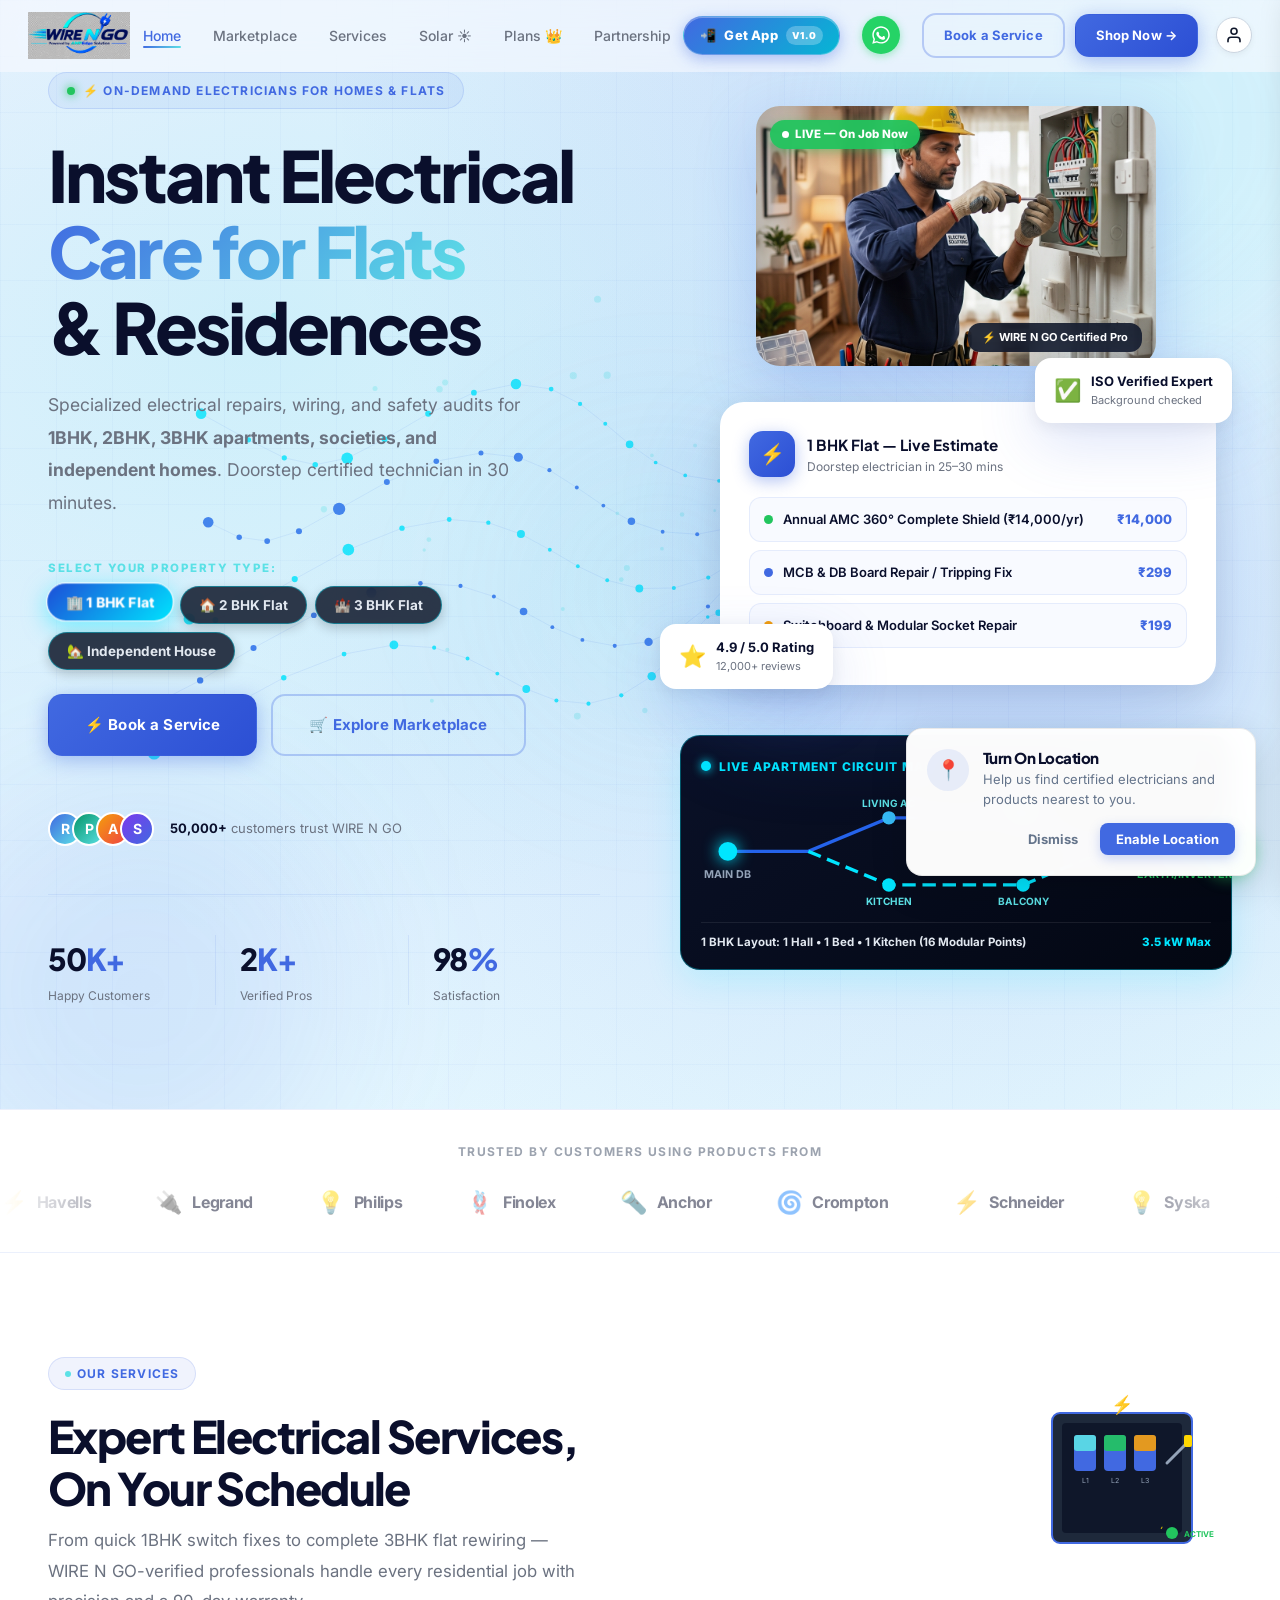
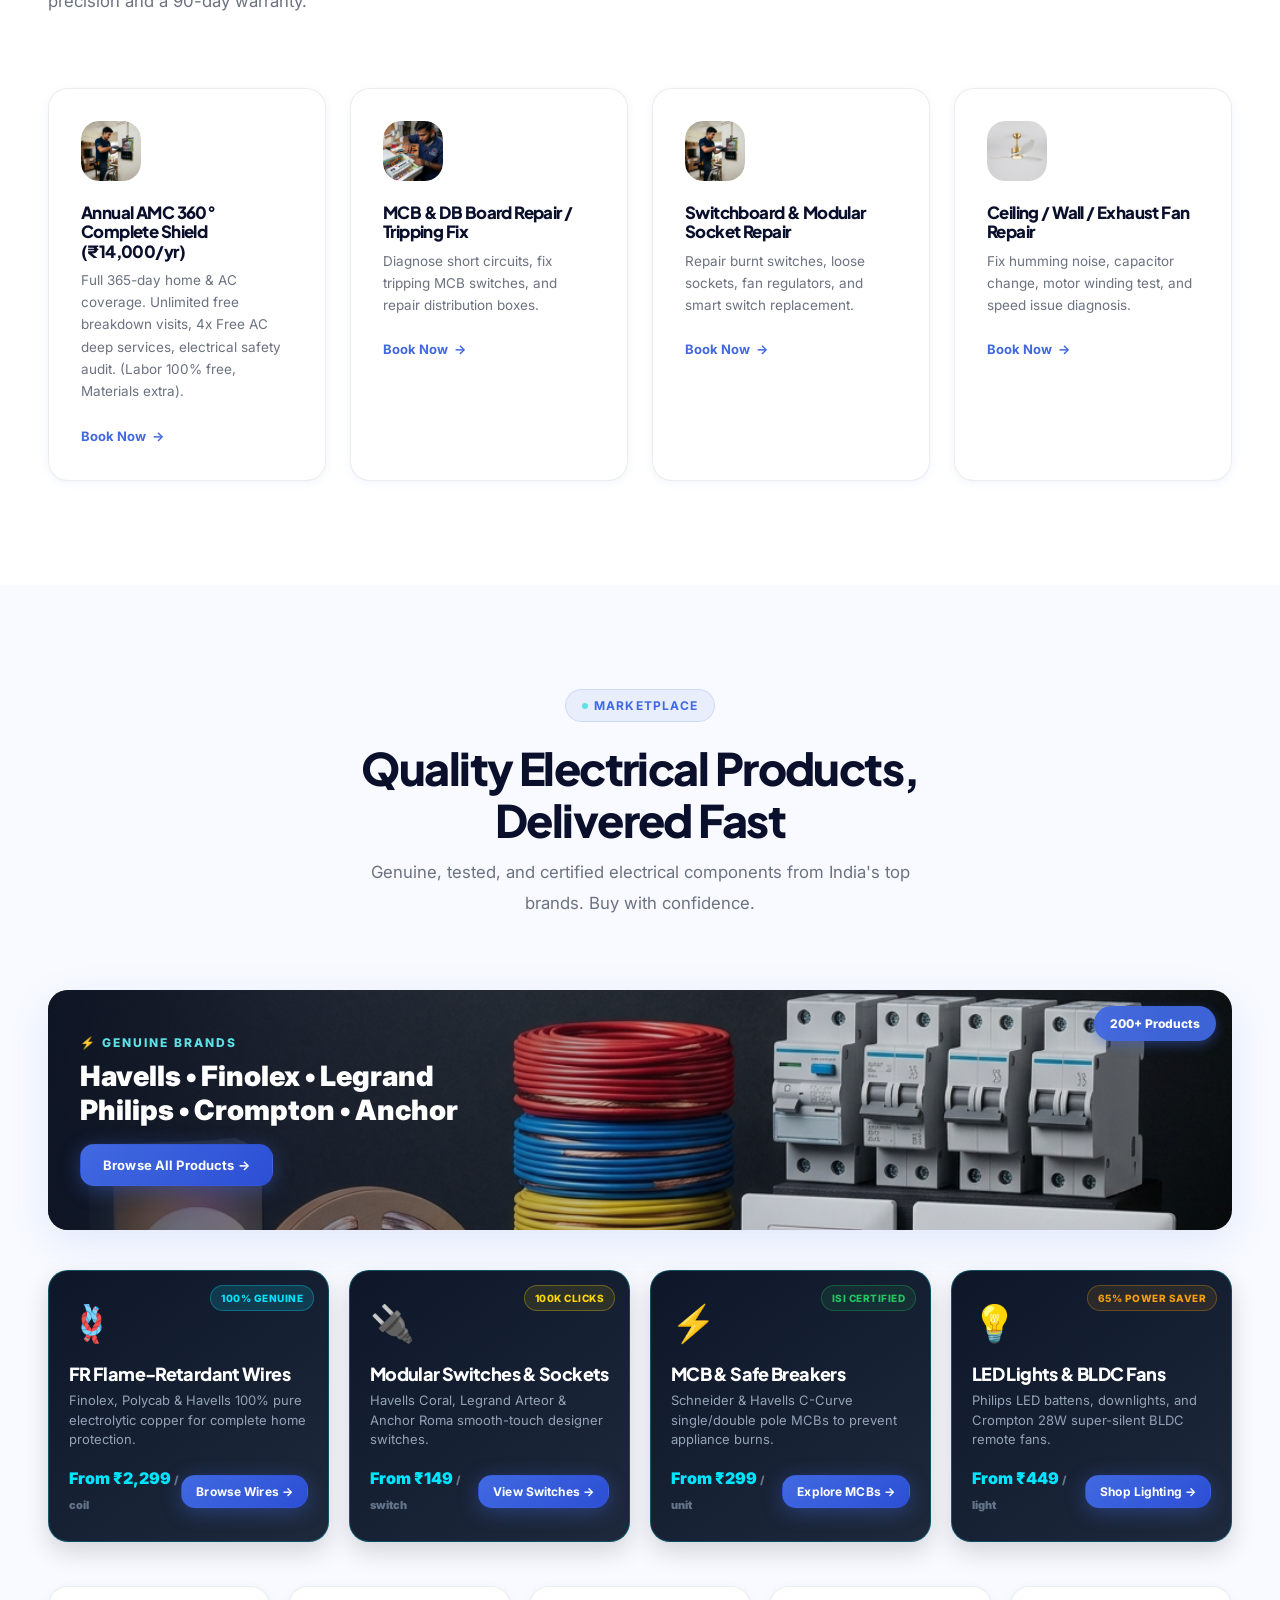
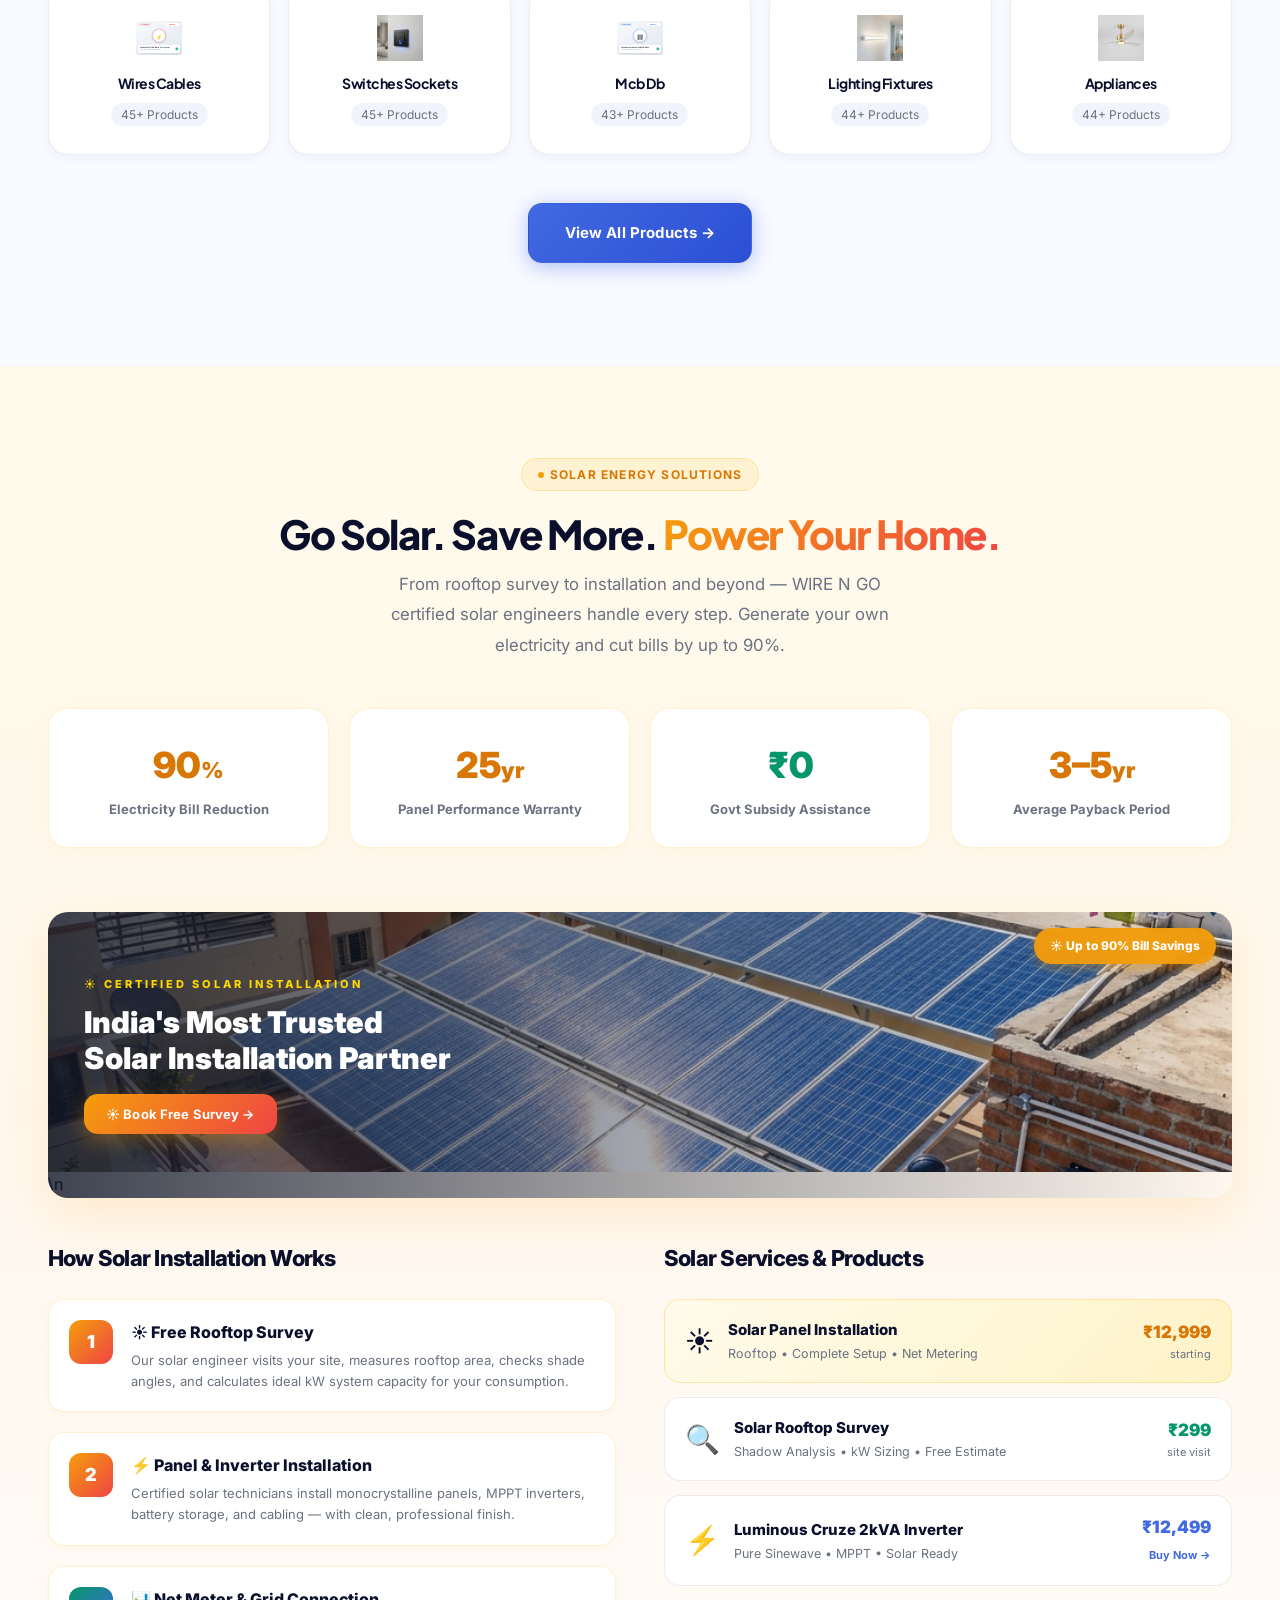
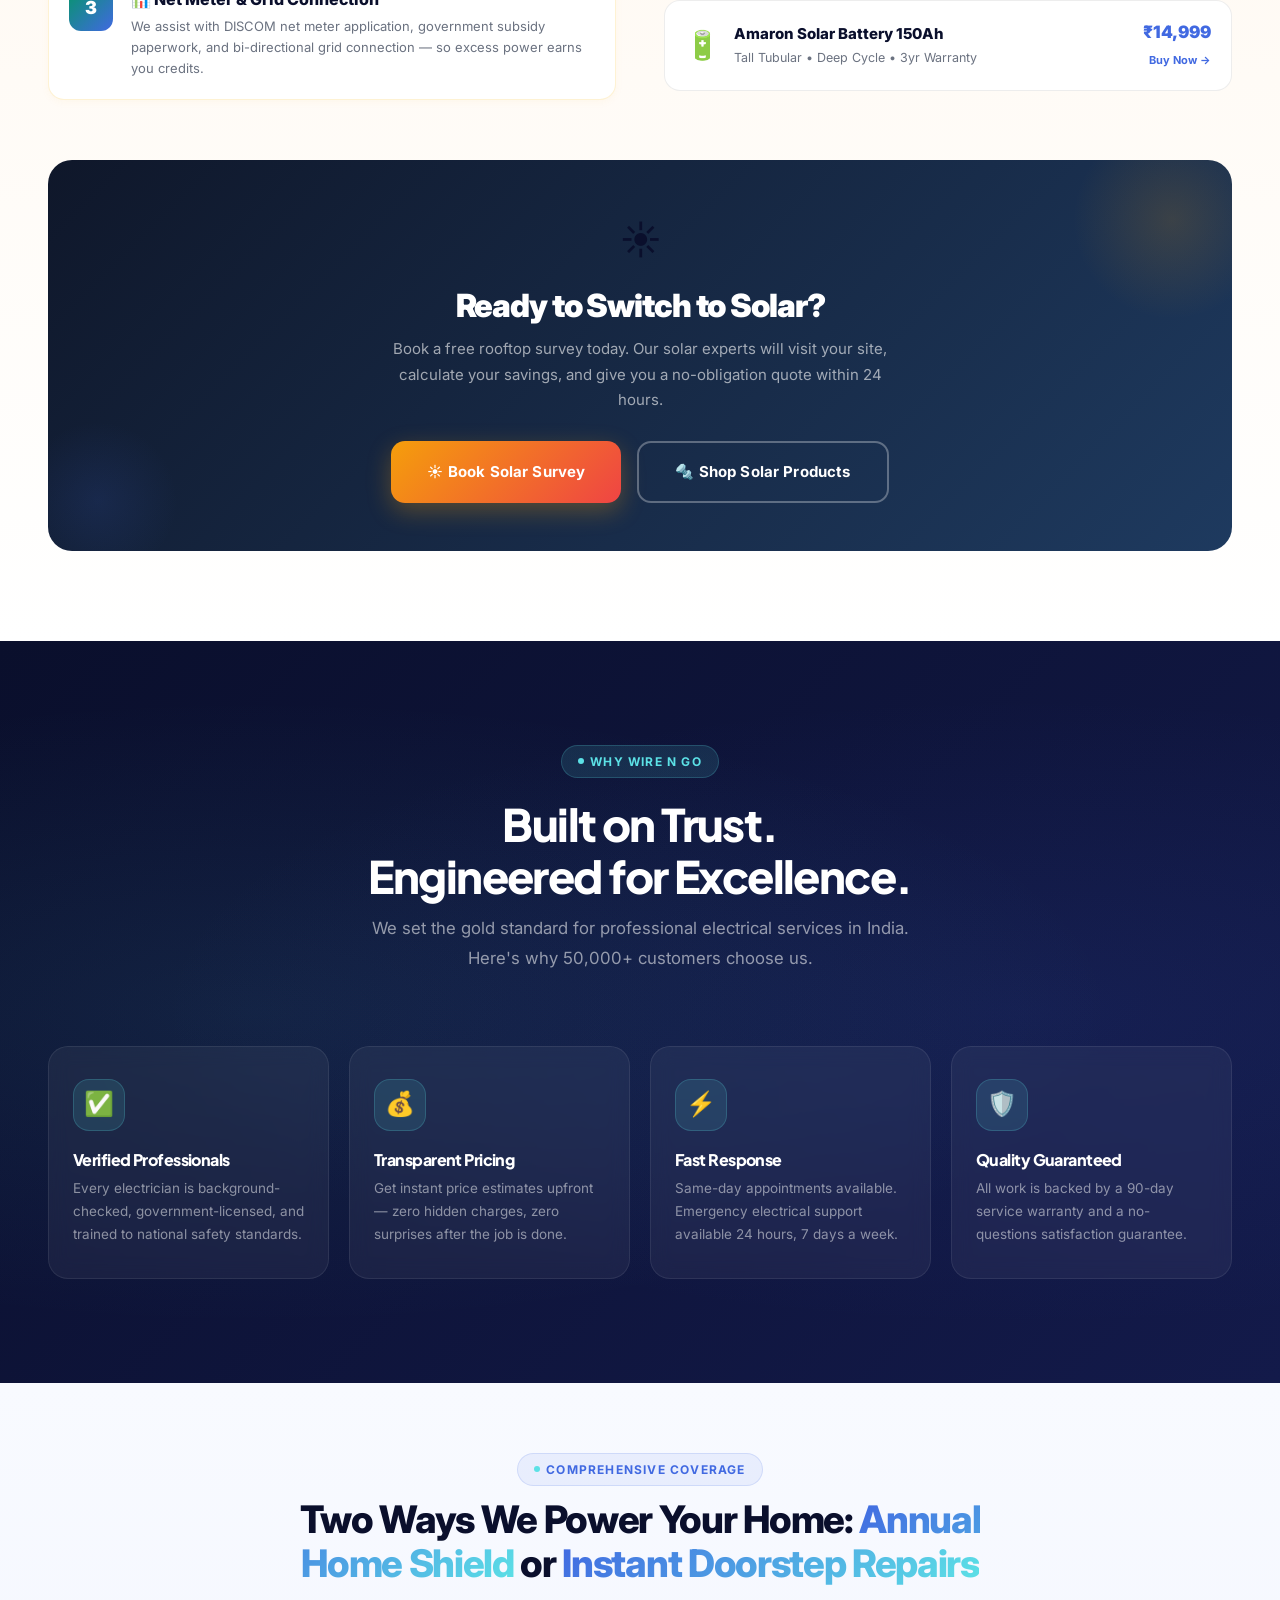
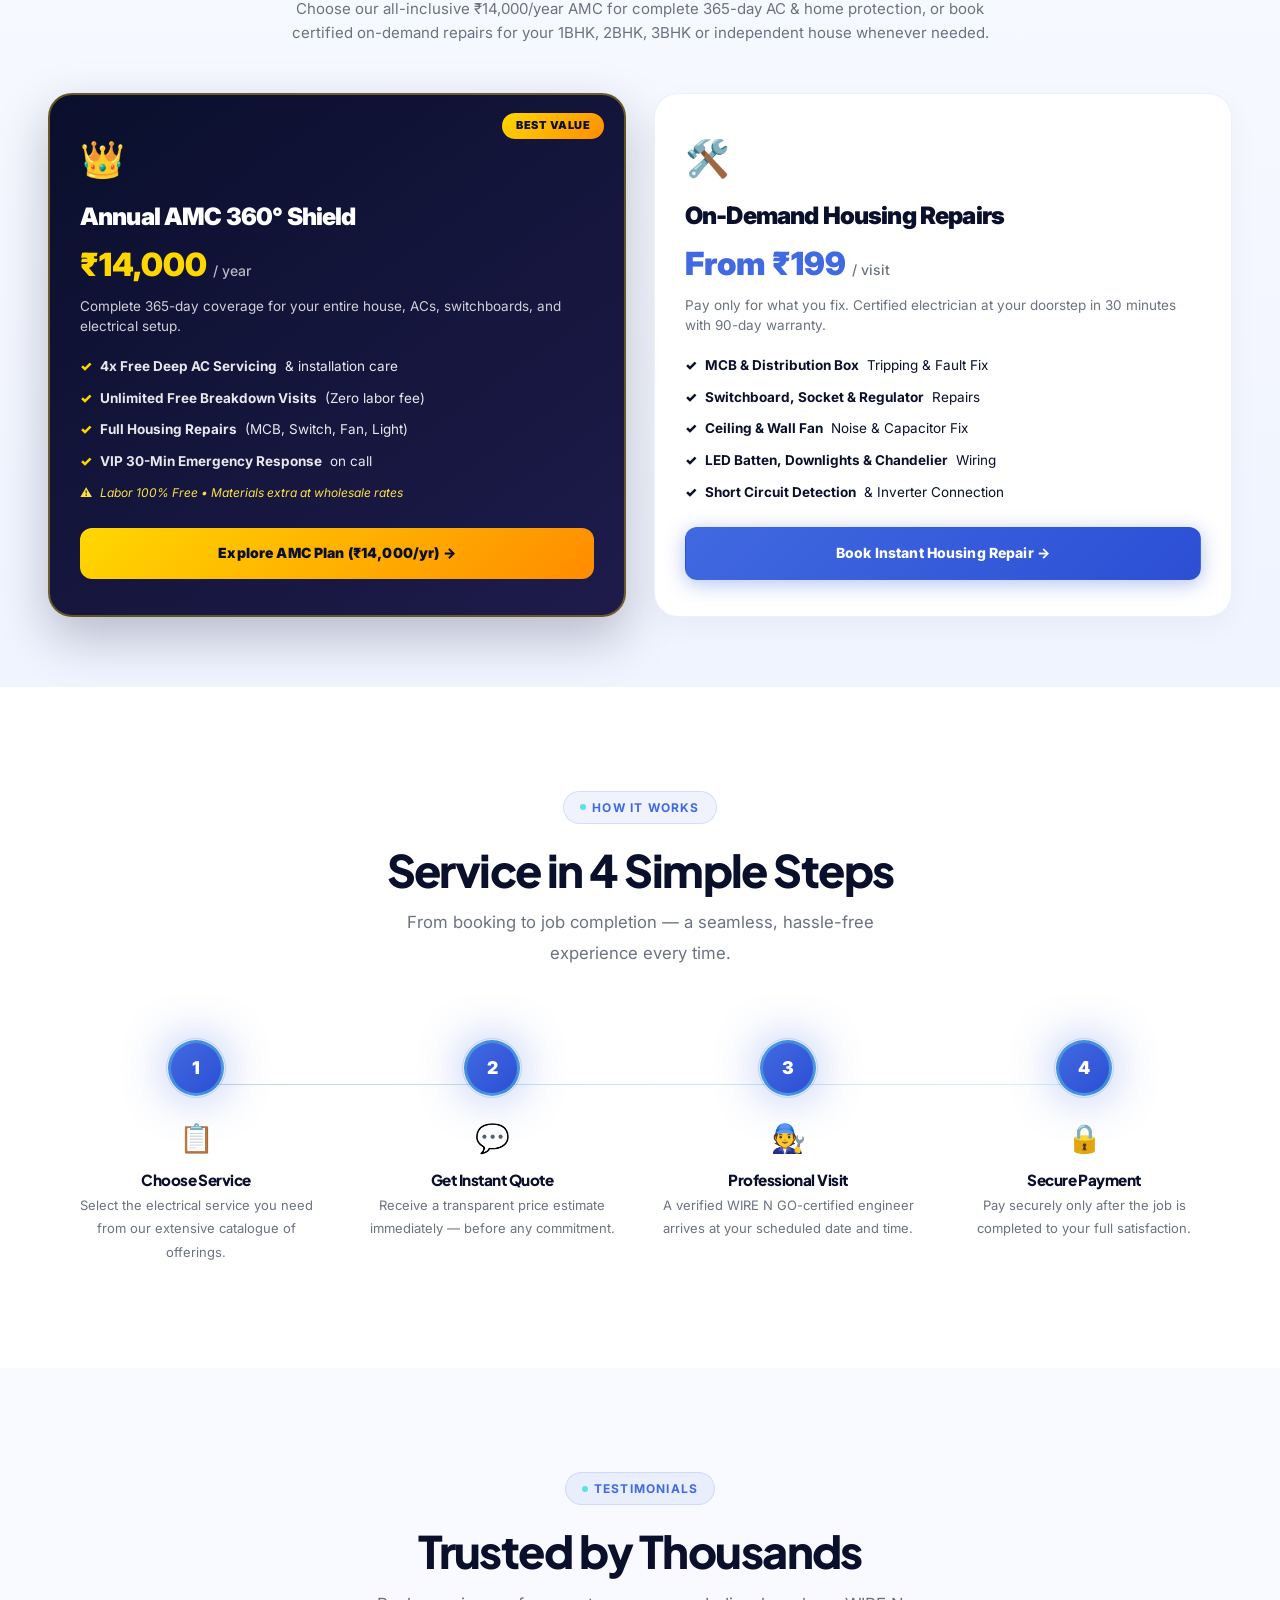
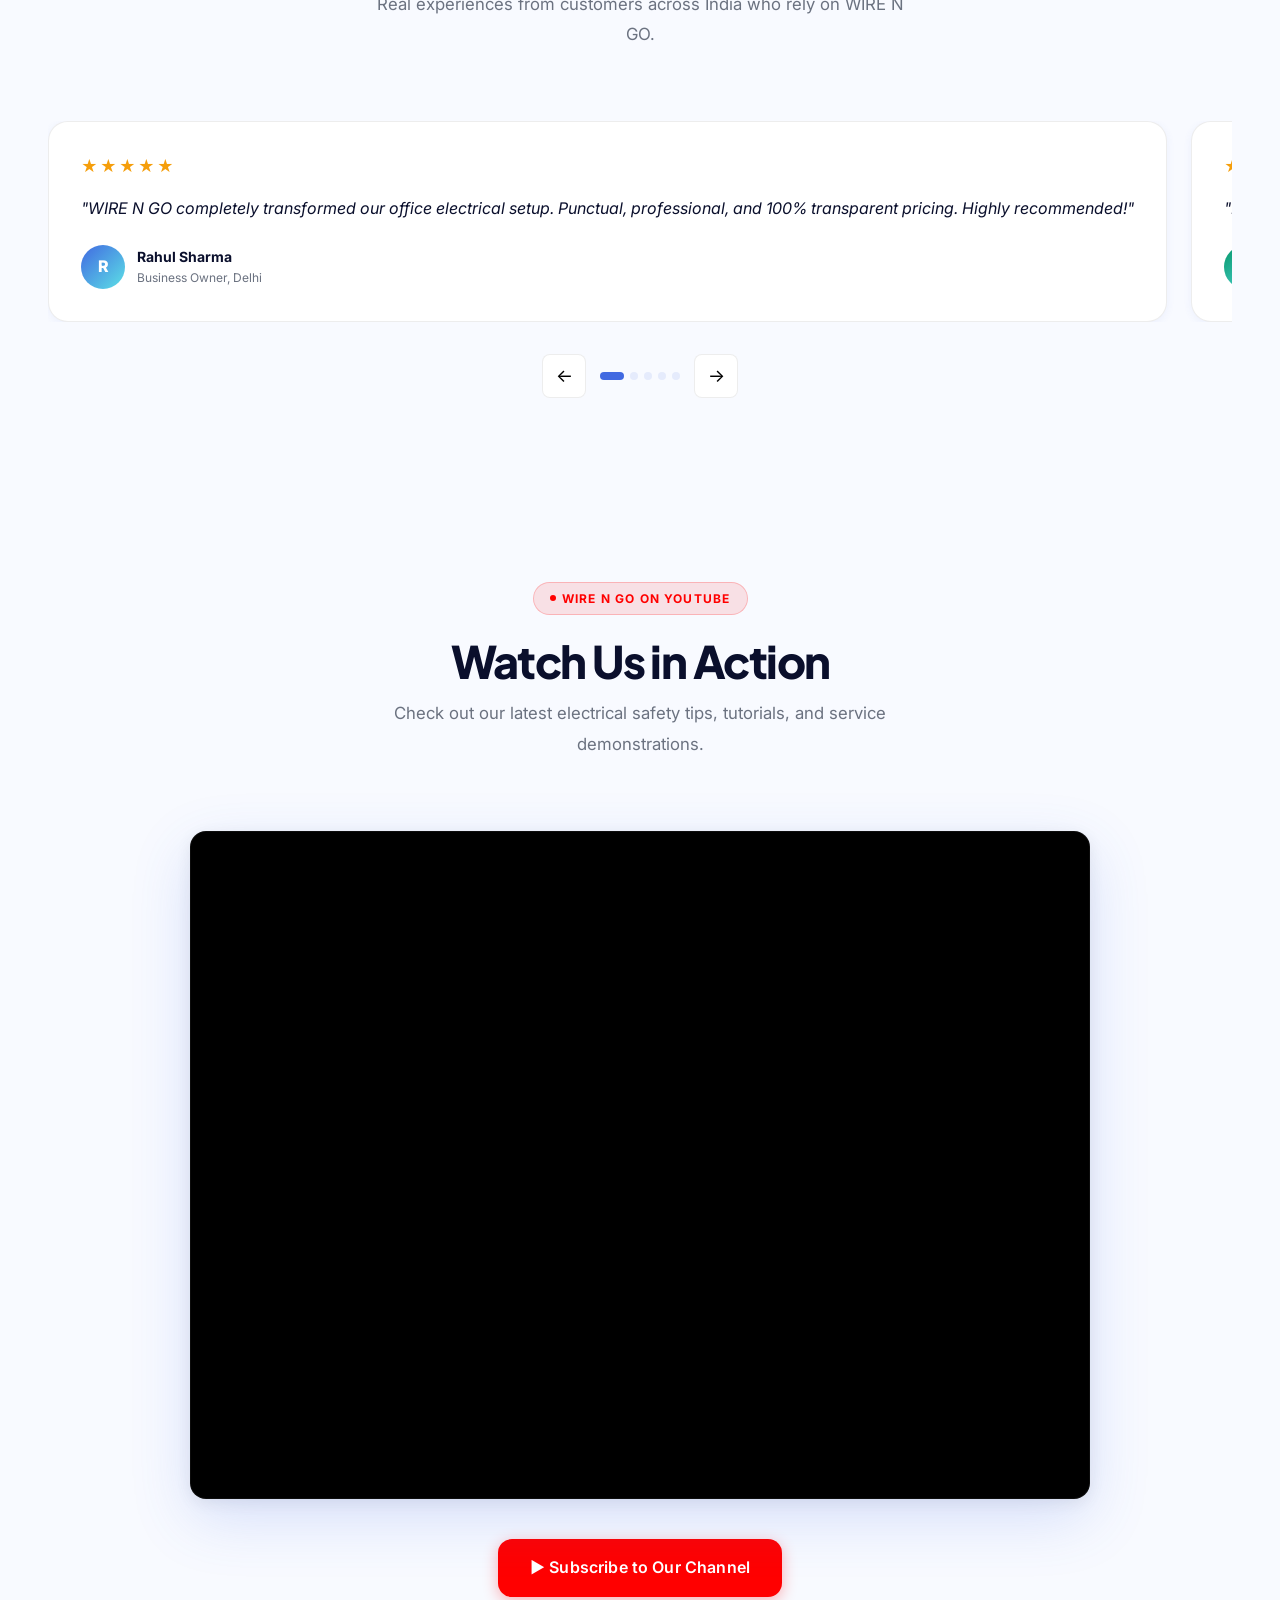
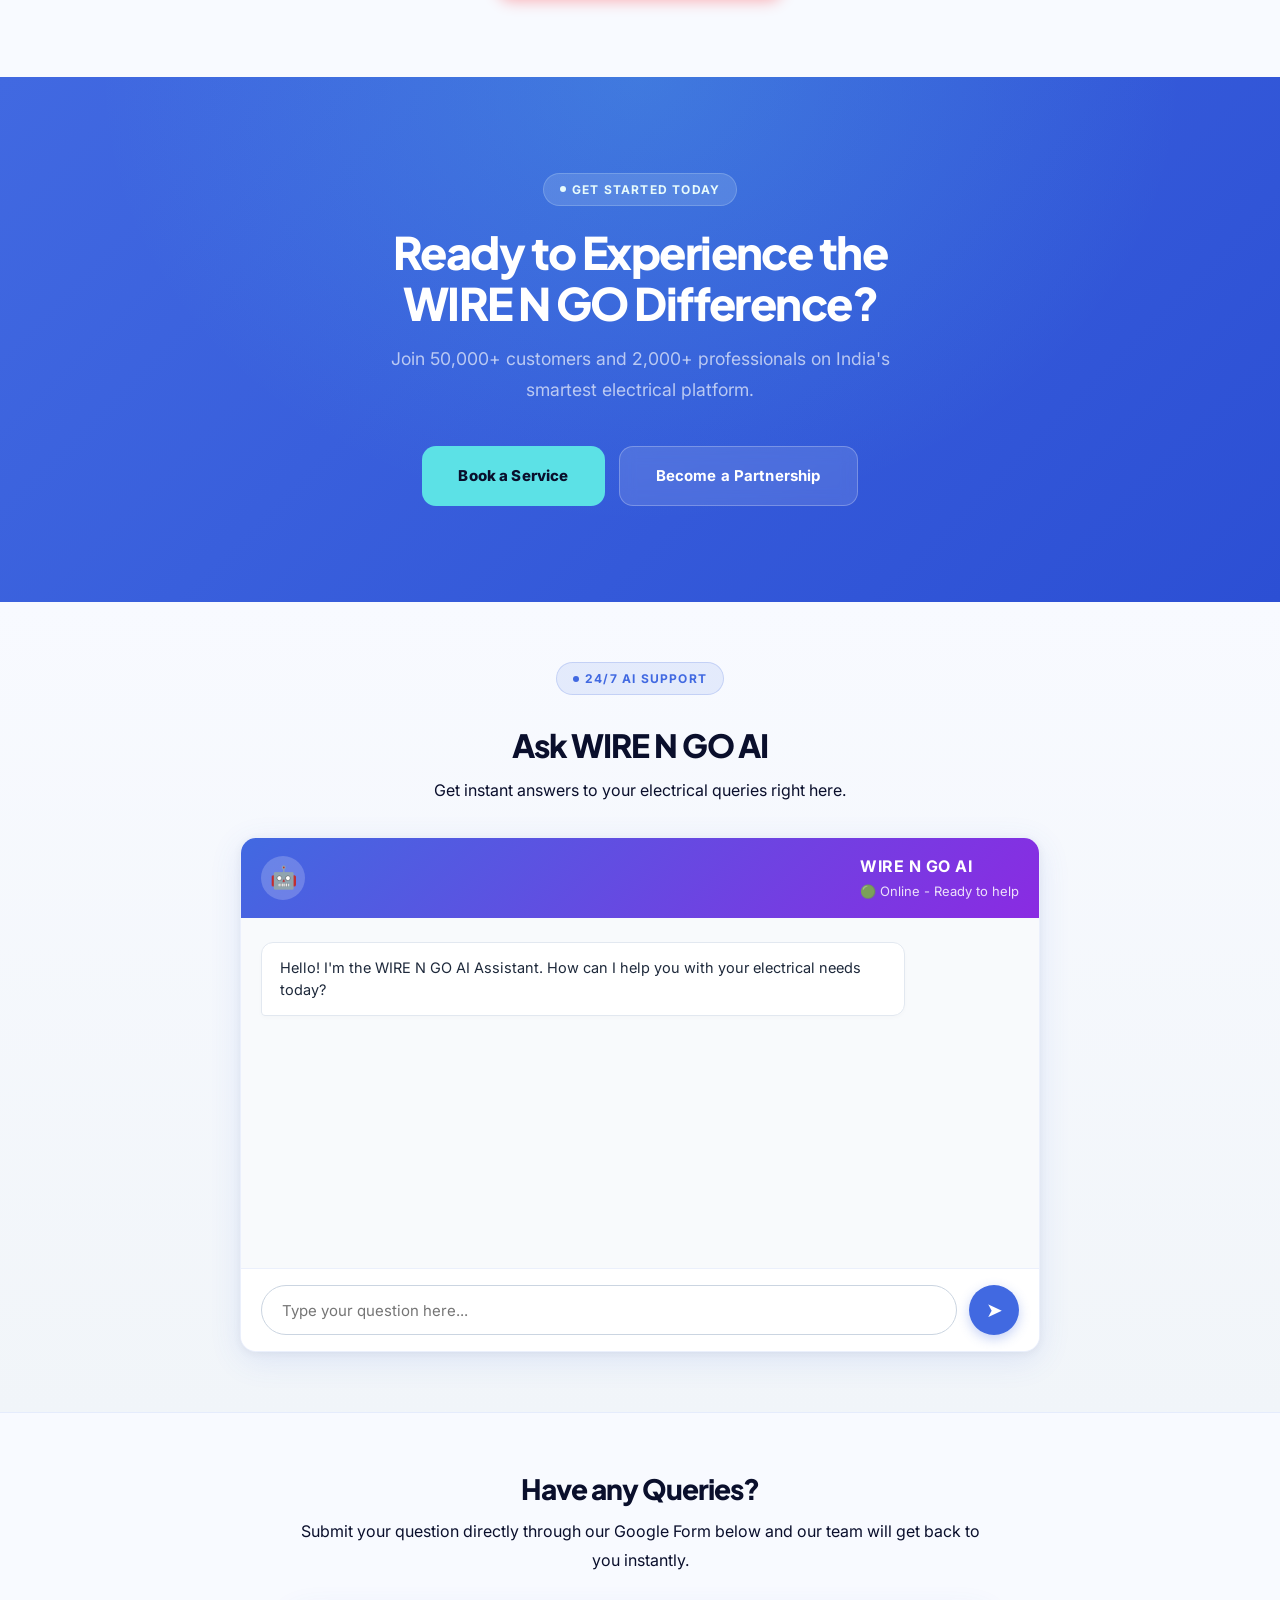
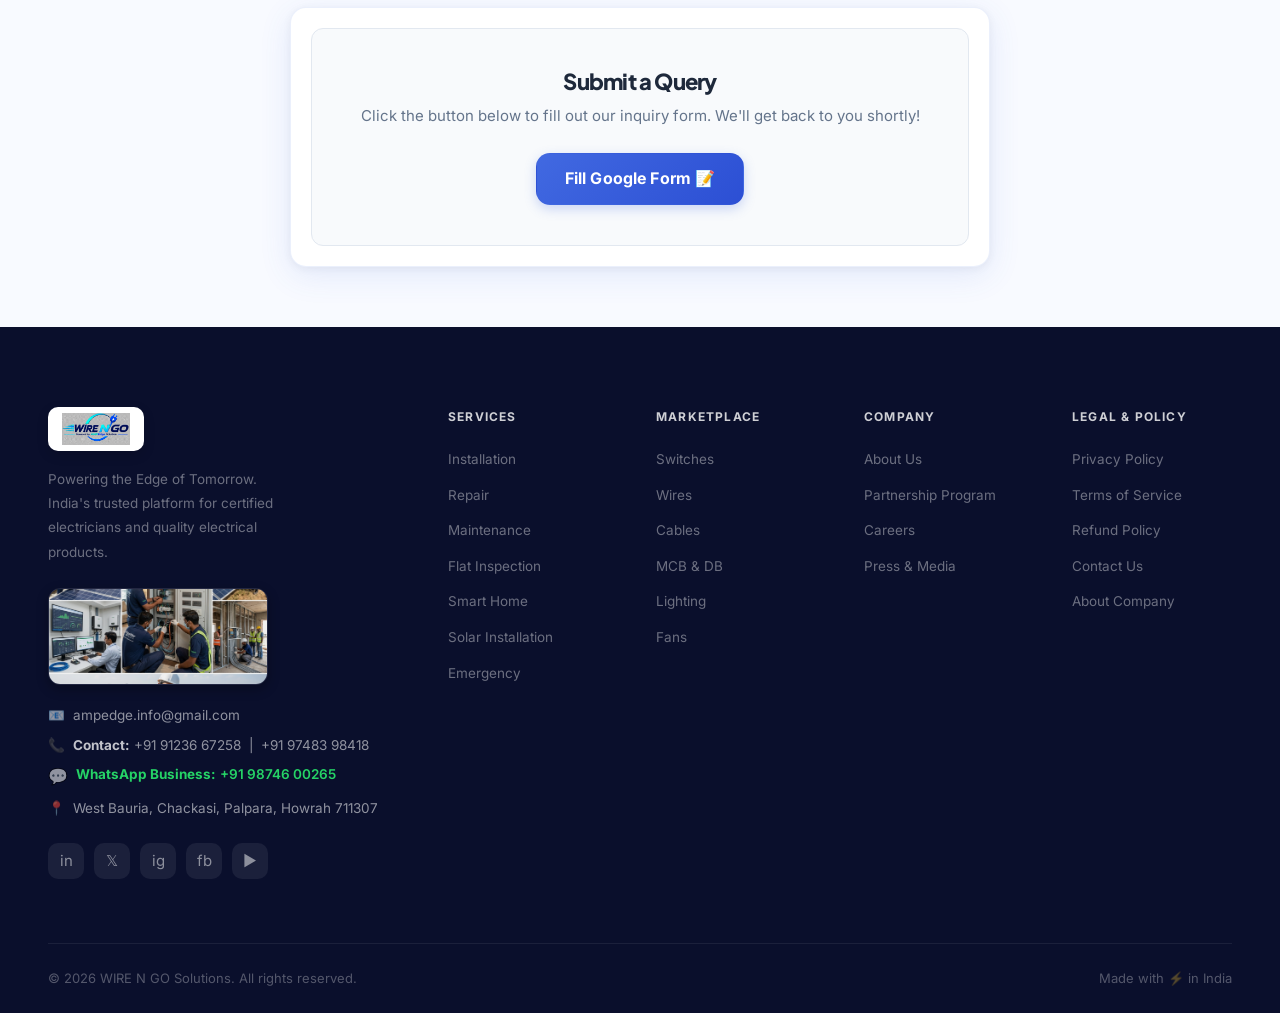
<file: index.html>
<!DOCTYPE html>
<html lang="en">
<head>
  <meta charset="UTF-8"/><meta name="viewport" content="width=device-width,initial-scale=1.0"/>
<title>WIRE N GO Solutions — Powering Reliable Electrical Solutions</title>
<meta name="description" content="Welcome to WIRE N GO Solutions. Book certified electrician services, buy genuine wires, switches, MCBs, LED lights, or plan solar installations online across India."/>
<link rel="canonical" href="https://ampedge.co.in/"/>
<meta property="og:title" content="WIRE N GO Solutions — Powering Reliable Electrical Solutions"/>
<meta property="og:description" content="Book certified electricians, buy genuine wires, switches, MCBs, or get rooftop solar installed. 90-day warranty guaranteed."/>
<meta property="og:url" content="https://ampedge.co.in/"/>
<meta property="og:image" content="https://ampedge.co.in/images/logo.png"/>
<meta property="og:type" content="website"/>
<meta name="twitter:card" content="summary_large_image"/>
<meta name="twitter:site" content="@edge_amp"/>
<meta name="keywords" content="electrician near me, electrical repair, solar installation Howrah Kolkata, buy wires online, Finolex wire, Polycab wire, Havells switch, MCB setup"/>
<script type="application/ld+json">
{
  "@context": "https://schema.org",
  "@graph": [
    {
      "@type": "Organization",
      "@id": "https://ampedge.co.in/#organization",
      "name": "WIRE N GO Solutions",
      "url": "https://ampedge.co.in/",
      "logo": "https://ampedge.co.in/images/logo.png",
      "sameAs": [
        "https://x.com/edge_amp",
        "https://www.instagram.com/ampedge.info",
        "https://www.facebook.com/share/18neFGEr4n/",
        "https://www.youtube.com/channel/UCl_t66zGTsJYdc9l-c-wzDg"
      ],
      "contactPoint": {
        "@type": "ContactPoint",
        "telephone": "+91-9123667258",
        "contactType": "customer service",
        "areaServed": "IN",
        "availableLanguage": ["English", "Hindi", "Bengali"]
      }
    },
    {
      "@type": "WebSite",
      "@id": "https://ampedge.co.in/#website",
      "url": "https://ampedge.co.in/",
      "name": "WIRE N GO Solutions",
      "publisher": {
        "@id": "https://ampedge.co.in/#organization"
      }
    },
    {
      "@type": "LocalBusiness",
      "name": "WIRE N GO Solutions",
      "image": "https://ampedge.co.in/images/logo.png",
      "telephone": "+91 91236 67258",
      "email": "ampedge.info@gmail.com",
      "address": {
        "@type": "PostalAddress",
        "streetAddress": "West Bauria, Chackasi, Palpara",
        "addressLocality": "Howrah",
        "postalCode": "711307",
        "addressRegion": "West Bengal",
        "addressCountry": "IN"
      },
      "priceRange": "₹₹",
      "openingHoursSpecification": {
        "@type": "OpeningHoursSpecification",
        "dayOfWeek": ["Monday", "Tuesday", "Wednesday", "Thursday", "Friday", "Saturday", "Sunday"],
        "opens": "00:00",
        "closes": "23:59"
      }
    }
  ]
}
</script>
<link rel="stylesheet" href="css/style.css?v=10.0"/>
<link rel="preconnect" href="https://fonts.googleapis.com">
<link rel="preconnect" href="https://fonts.gstatic.com" crossorigin>
<link href="https://fonts.googleapis.com/css2?family=Cinzel:wght@600;800&display=swap" rel="stylesheet">
<link rel="icon" type="image/png" href="favicon.png"/><link rel="apple-touch-icon" href="favicon-180.png"/>

<script>
  // Fail-proof Flat Selector Controller
  function selectFlatType(type, btn) {
    var pills = document.querySelectorAll('.flat-pill');
    for (var i = 0; i < pills.length; i++) {
      pills[i].classList.remove('active');
    }
    if (btn) {
      btn.classList.add('active');
    } else {
      var targetBtn = document.getElementById('btn-flat-' + type);
      if (targetBtn) targetBtn.classList.add('active');
    }

    var title = document.getElementById('dashPropertyTitle');
    var sub = document.getElementById('dashPropertySub');
    var s1n = document.getElementById('dashSvc1Name');
    var s1p = document.getElementById('dashSvc1Price');
    var s2n = document.getElementById('dashSvc2Name');
    var s2p = document.getElementById('dashSvc2Price');
    var s3n = document.getElementById('dashSvc3Name');
    var s3p = document.getElementById('dashSvc3Price');
    var bpText = document.getElementById('bpLayoutRooms');
    var bpLoad = document.getElementById('bpLoadText');

    if (type === '1bhk') {
      if (title) title.innerText = '1 BHK Flat — Live Estimate';
      if (sub) sub.innerText = 'Doorstep technician in 25–30 mins';
      if (s1n) s1n.innerText = 'Complete Flat Wiring Audit'; if (s1p) s1p.innerText = '₹299';
      if (s2n) s2n.innerText = 'Modular Switchboard Repair'; if (s2p) s2p.innerText = '₹149';
      if (s3n) s3n.innerText = 'MCB Tripping / Short Circuit Fix'; if (s3p) s3p.innerText = '₹349';
      if (bpText) bpText.innerText = '1 BHK Layout: 1 Hall • 1 Bed • 1 Kitchen • 1 Bath (16 Modular Points)';
      if (bpLoad) bpLoad.innerText = 'Max Load: 3.5 kW • Single Phase (230V)';
    } else if (type === '2bhk') {
      if (title) title.innerText = '2 BHK Flat — Live Estimate';
      if (sub) sub.innerText = 'Doorstep technician in 25–30 mins';
      if (s1n) s1n.innerText = '2BHK Comprehensive Inspection'; if (s1p) s1p.innerText = '₹399';
      if (s2n) s2n.innerText = 'Concealed Wiring & Socket Repair'; if (s2p) s2p.innerText = '₹249';
      if (s3n) s3n.innerText = 'AC Point & Heavy Load Connection'; if (s3p) s3p.innerText = '₹499';
      if (bpText) bpText.innerText = '2 BHK Layout: 1 Living • 2 Beds • 1 Modular Kitchen • 2 Baths • Balcony';
      if (bpLoad) bpLoad.innerText = 'Max Load: 6.0 kW • Dual AC Breakers (230V)';
    } else if (type === '3bhk') {
      if (title) title.innerText = '3 BHK Flat / Duplex — Live Estimate';
      if (sub) sub.innerText = 'Doorstep technician in 30 mins';
      if (s1n) s1n.innerText = '3BHK Complete Home Electrical Audit'; if (s1p) s1p.innerText = '₹599';
      if (s2n) s2n.innerText = 'DB Box Overhaul & Neutral Balancing'; if (s2p) s2p.innerText = '₹499';
      if (s3n) s3n.innerText = 'Smart Home Hub & False Ceiling Lights'; if (s3p) s3p.innerText = '₹1,299';
      if (bpText) bpText.innerText = '3 BHK Layout: Living Dining • Master Bed • 2 Rooms • 3 Baths • Utility Area';
      if (bpLoad) bpLoad.innerText = 'Max Load: 9.5 kW • 3-Phase DB Ready / Inverter Sync';
    } else if (type === 'house') {
      if (title) title.innerText = 'Independent House / Villa — Live Estimate';
      if (sub) sub.innerText = 'Doorstep technician in 30–35 mins';
      if (s1n) s1n.innerText = 'Full Villa Ground-to-Roof Inspection'; if (s1p) s1p.innerText = '₹799';
      if (s2n) s2n.innerText = 'Main Service Line & DB Panel Setup'; if (s2p) s2p.innerText = '₹899';
      if (s3n) s3n.innerText = 'Inverter, Battery & Solar Wiring Connection'; if (s3p) s3p.innerText = '₹1,499';
      if (bpText) bpText.innerText = 'Independent Villa: Ground + 1st Floor • Rooftop Solar • Water Pump DB';
      if (bpLoad) bpLoad.innerText = 'Max Load: 15.0 kW • Heavy DB Box + Inverter Storage';
    }
  }
  window.selectFlatType = selectFlatType;
</script>

</head>
<body>

<!-- ══ WIRE N GO SPEED-CIRCUIT SPLASH SCREEN ══ -->
<style>
  @keyframes circuitTrace {
    0%   { stroke-dashoffset: 800; opacity: 0.2; }
    50%  { opacity: 1; filter: drop-shadow(0 0 12px #00e5ff); }
    100% { stroke-dashoffset: 0; opacity: 0.6; }
  }
  @keyframes speedTrailSurge {
    0%   { transform: scaleX(0); opacity: 0; }
    50%  { transform: scaleX(1); opacity: 1; }
    100% { transform: scaleX(1); opacity: 0.2; }
  }
  @keyframes energyOrbPulse {
    0%, 100% { transform: scale(0.95); opacity: 0.4; filter: blur(40px); }
    50%      { transform: scale(1.15); opacity: 0.8; filter: blur(60px); }
  }
  @keyframes nodeBlink {
    0%, 100% { opacity: 0.3; transform: scale(0.8); }
    50%      { opacity: 1;   transform: scale(1.3); filter: drop-shadow(0 0 8px #00e5ff); }
  }
</style>

<!-- Splash Screen Welcome Loader (WIRE N GO High-Tech Speed Wire Edition) -->
<div id="splashScreen" style="
  position: fixed;
  top: 0; left: 0;
  width: 100vw; height: 100vh;
  background: radial-gradient(circle at center, #0a1128 0%, #030611 100%);
  display: flex;
  flex-direction: column;
  align-items: center;
  justify-content: center;
  z-index: 99999;
  transition: opacity 0.6s cubic-bezier(0.25, 1, 0.5, 1), transform 0.6s cubic-bezier(0.25, 1, 0.5, 1);
  overflow: hidden;
">
  <!-- Glowing Background Energy Fields -->
  <div style="position:absolute; width:450px; height:450px; background:#00e5ff; border-radius:50%; opacity:0.18; filter:blur(100px); animation: energyOrbPulse 3s infinite ease-in-out;"></div>
  <div style="position:absolute; width:300px; height:300px; background:#2563eb; border-radius:50%; opacity:0.25; filter:blur(80px); animation: energyOrbPulse 2.5s infinite ease-in-out reverse;"></div>

  <!-- SVG Flowing Neon Circuit Traces (Geometric Speed Wire Pattern) -->
  <svg viewBox="0 0 800 600" style="position:absolute; width:100%; height:100%; opacity:0.35; pointer-events:none;">
    <path d="M 50 100 L 250 100 L 350 250 L 550 250 L 650 400 L 750 400" stroke="#00e5ff" stroke-width="2" fill="none" stroke-dasharray="800" stroke-dashoffset="800" style="animation: circuitTrace 2.2s ease forwards;" />
    <path d="M 100 500 L 300 500 L 400 350 L 600 350 L 700 200 L 780 200" stroke="#2563eb" stroke-width="2" fill="none" stroke-dasharray="800" stroke-dashoffset="800" style="animation: circuitTrace 2.2s ease forwards 0.2s;" />
    <path d="M 200 50 L 200 200 L 450 450 L 650 450" stroke="#38bdf8" stroke-width="1.5" fill="none" stroke-dasharray="600" stroke-dashoffset="600" style="animation: circuitTrace 2s ease forwards 0.4s;" />
    
    <!-- Glowing Circuit Nodes -->
    <circle cx="250" cy="100" r="5" fill="#00e5ff" style="animation: nodeBlink 1.5s infinite;" />
    <circle cx="350" cy="250" r="6" fill="#38bdf8" style="animation: nodeBlink 1.8s infinite 0.3s;" />
    <circle cx="550" cy="250" r="5" fill="#00e5ff" style="animation: nodeBlink 1.6s infinite 0.6s;" />
    <circle cx="400" cy="350" r="6" fill="#2563eb" style="animation: nodeBlink 1.4s infinite 0.2s;" />
    <circle cx="600" cy="350" r="5" fill="#00e5ff" style="animation: nodeBlink 1.7s infinite 0.5s;" />
  </svg>

  <div class="splash-content" style="
    text-align: center;
    display: flex;
    flex-direction: column;
    align-items: center;
    gap: 16px;
    z-index: 2;
    transform: translateY(20px);
    opacity: 0;
    transition: transform 0.5s cubic-bezier(0.34, 1.56, 0.64, 1), opacity 0.5s ease;
  " id="splashContent">
    
    <!-- Logo with dynamic speed glow -->
    <div style="position:relative; display:inline-block;">
      <img src="images/logo.png" alt="WIRE N GO" style="height:clamp(60px, 12vw, 90px); width:auto; filter:drop-shadow(0 0 25px rgba(0,229,255,0.45));"/>
      <div style="position:absolute; bottom:-6px; left:10%; right:10%; height:3px; background:linear-gradient(90deg, transparent, #00e5ff, #2563eb, transparent); border-radius:3px; box-shadow:0 0 12px #00e5ff;"></div>
    </div>

    <!-- B2C Flat & Home Specialization Pill -->
    <div style="
      background: rgba(0, 229, 255, 0.08);
      border: 1.5px solid rgba(0, 229, 255, 0.45);
      padding: 6px 20px;
      border-radius: 50px;
      font-size: 12px;
      font-weight: 800;
      color: #00e5ff;
      letter-spacing: 2px;
      display: inline-flex;
      align-items: center;
      gap: 8px;
      box-shadow: 0 0 20px rgba(0, 229, 255, 0.2);
      font-family: 'Plus Jakarta Sans', sans-serif;
    ">
      <span>⚡</span> ON-DEMAND ELECTRICALS FOR FLATS & HOMES
    </div>

    <!-- Subtitle: Property Tagline -->
    <div style="
      font-size: 13.5px;
      font-weight: 700;
      color: #94a3b8;
      letter-spacing: 1px;
      font-family: 'Plus Jakarta Sans', sans-serif;
      margin-top: -4px;
    ">
      🏢 1BHK • 2BHK • 3BHK • Housing Societies • Villas
    </div>

    <!-- Fast Speed Loader Bar -->
    <div style="
      width: 200px;
      height: 4px;
      background: rgba(255,255,255,0.1);
      border-radius: 4px;
      overflow: hidden;
      margin-top: 14px;
      position: relative;
    ">
      <div style="
        position: absolute;
        width: 100%;
        height: 100%;
        background: linear-gradient(90deg, #2563eb, #00e5ff, #38bdf8);
        border-radius: 4px;
        box-shadow: 0 0 10px #00e5ff;
        animation: speedTrailSurge 1.8s ease-in-out infinite;
      "></div>
    </div>
  </div>
</div>

<script>
  // High-Tech Wire N Go Splash Controller
  document.addEventListener('DOMContentLoaded', () => {
    const splash = document.getElementById('splashScreen');
    const splashContent = document.getElementById('splashContent');
    if (splash && splashContent) {
      document.body.style.overflow = 'hidden';
      setTimeout(() => {
        splashContent.style.opacity = '1';
        splashContent.style.transform = 'translateY(0)';
      }, 80);
      setTimeout(() => {
        splash.style.opacity = '0';
        splash.style.transform = 'scale(1.04)';
        document.body.style.overflow = '';
        setTimeout(() => splash.remove(), 600);
      }, 1900);
    }
  });
</script>

<!-- NAVBAR -->
<nav class="navbar" id="navbar">
<div class="nav-inner">
  <a href="index.html" class="logo">
    <img src="images/logo.png" alt="WIRE N GO Logo" class="logo-img"/>
  </a>
  <ul class="nav-links">
    <li><a href="index.html" class="active">Home</a></li>
    <li><a href="marketplace.html">Marketplace</a></li>
    <li><a href="booking.html">Services</a></li>
    <li><a href="#solar">Solar ☀️</a></li>
    <li><a href="subscription.html">Plans 👑</a></li>
    <li><a href="partner.html">Partnership</a></li>
  </ul>
  <div class="nav-right" style="display:flex;align-items:center;">
    
    <a href="javascript:void(0)" onclick="openDownloadAppModal()" class="btn-app-download" style="margin-right:12px; text-decoration:none; display:inline-flex; align-items:center; gap:8px; padding:8px 16px; border-radius:30px; background:linear-gradient(135deg, #4169E1 0%, #06b6d4 100%); color:#ffffff; font-weight:800; font-size:13px; letter-spacing:0.2px; box-shadow:0 4px 15px rgba(65,105,225,0.4), inset 0 1px 0 rgba(255,255,255,0.3); transition:all 0.25s ease; border:1px solid rgba(255,255,255,0.25); cursor:pointer;" onmouseover="this.style.transform=\'translateY(-2px) scale(1.03)\'; this.style.boxShadow=\'0 8px 25px rgba(6,182,212,0.5)\'" onmouseout="this.style.transform=\'translateY(0) scale(1)\'; this.style.boxShadow=\'0 4px 15px rgba(65,105,225,0.4)\'"><span>📲</span><span>Get App</span><span style="background:rgba(255,255,255,0.25); font-size:9.5px; padding:2px 6px; border-radius:10px; font-weight:900; letter-spacing:0.5px; text-transform:uppercase;">v1.0</span></a>
    <a href="https://wa.me/919874600265" target="_blank" style="margin-right:12px;display:flex;align-items:center;justify-content:center;width:38px;height:38px;background:#25d366;border-radius:50%;color:#fff;transition:transform 0.2s;box-shadow:0 2px 8px rgba(37,211,102,0.4)" onmouseover="this.style.transform='scale(1.08)'" onmouseout="this.style.transform='scale(1)'" aria-label="WhatsApp">
      <svg xmlns="http://www.w3.org/2000/svg" viewBox="0 0 448 512" width="20" height="20" fill="#fff"><path d="M380.9 97.1C339 55.1 283.2 32 223.9 32c-122.4 0-222 99.6-222 222 0 39.1 10.2 77.3 29.6 111L0 480l117.7-30.9c32.4 17.7 68.9 27 106.1 27h.1c122.3 0 224.1-99.6 224.1-222 0-59.3-25.2-115-67.1-157zm-157 341.6c-33.2 0-65.7-8.9-94-25.7l-6.7-4-69.8 18.3L72 359.2l-4.4-7c-18.5-29.4-28.2-63.3-28.2-98.2 0-101.7 82.8-184.5 184.6-184.5 49.3 0 95.6 19.2 130.4 54.1 34.8 34.9 56.2 81.2 56.1 130.5 0 101.8-84.9 184.6-186.6 184.6zm101.2-138.2c-5.5-2.8-32.8-16.2-37.9-18-5.1-1.9-8.8-2.8-12.5 2.8-3.7 5.6-14.3 18-17.6 21.8-3.2 3.7-6.5 4.2-12 1.4-32.6-16.3-54-29.1-75.5-66-2.1-3.6 2.1-3.2 7.6-14.1 1.4-2.8 2.8-5.2 1.4-7.6-1.4-2.3-12.5-30.1-17.1-41.2-4.5-10.8-9.1-9.3-12.5-9.5-3.2-.2-6.9-.2-10.6-.2-3.7 0-9.7 1.4-14.8 6.9-5.1 5.6-19.4 19-19.4 46.3 0 27.3 19.9 53.7 22.6 57.4 2.8 3.7 39.1 59.7 94.8 83.8 35.2 15.2 49 16.5 66.6 13.9 10.7-1.6 32.8-13.4 37.4-26.4 4.6-13 4.6-24.1 3.2-26.4-1.3-2.5-5-3.9-10.5-6.6z"/></svg>
    </a>
    <a href="booking.html" class="btn btn-outline btn-sm">Book a Service</a>
    <a href="marketplace.html" class="btn btn-primary btn-sm">Shop Now →</a>
    <div class="nav-auth-area" style="display:inline-flex; align-items:center; margin-left:8px; flex-shrink:0;"><a href="javascript:void(0)" onclick="if(typeof openAuthModal==='function'){openAuthModal('customer','signin');}else{var m=document.getElementById('authModal');if(m){m.style.display='flex';setTimeout(function(){m.style.opacity='1';m.style.pointerEvents='auto';},10);}}" class="btn-auth-avatar-icon" title="My Account / Sign In" style="display:inline-flex; align-items:center; justify-content:center; width:36px; height:36px; border-radius:50%; background:#ffffff; border:1.5px solid #cbd5e1; color:#0f172a; cursor:pointer; box-shadow:0 2px 6px rgba(0,0,0,0.06); transition:all 0.2s; position:relative; flex-shrink:0; text-decoration:none;" onmouseover="this.style.borderColor='#4169E1'; this.style.color='#4169E1'; this.style.transform='scale(1.08)'" onmouseout="this.style.borderColor='#cbd5e1'; this.style.color='#0f172a'; this.style.transform='scale(1)'"><svg width="18" height="18" viewBox="0 0 24 24" fill="none" stroke="currentColor" stroke-width="2.2" stroke-linecap="round" stroke-linejoin="round"><path d="M20 21v-2a4 4 0 0 0-4-4H8a4 4 0 0 0-4 4v2"></path><circle cx="12" cy="7" r="4"></circle></svg></a></div>
  </div>
  <div class="hamburger" onclick="openMob()"><span></span><span></span><span></span></div>
</div>
</nav>
<div class="mobile-nav" id="mobNav">
  <div class="mob-overlay" onclick="closeMob()"></div>
  <div class="mob-drawer">
    <a href="javascript:void(0)" onclick="closeMob(); openAuthModal('customer', 'signin')" class="btn" style="background:#0f172a;color:#fff;justify-content:center;margin-bottom:8px;border:none;font-weight:700;">Sign In / Sign Up</a>\n    
    <span class="mob-close" onclick="closeMob()">✕</span>
    <a href="index.html">Home</a><a href="marketplace.html">Marketplace</a>
    <a href="booking.html">Book a Service</a><a href="#solar">Solar ☀️</a><a href="subscription.html">Subscriptions</a><a href="partner.html">Become a Partnership</a>
    <hr/>
    <a href="https://wa.me/919874600265" target="_blank" class="btn" style="background:#25D366;color:#fff;justify-content:center;margin-bottom:12px;border:none">💬 Chat on WhatsApp</a>
    <a href="booking.html" class="btn btn-primary" style="justify-content:center;">Book Now →</a>
  </div>
</div>

<!-- HERO -->
<section class="hero" id="home">
  <!-- 3D Electric Grid Canvas Background -->
  <canvas class="header-3d-canvas" data-theme="home"></canvas>
  <div class="hero-mesh"></div><div class="hero-grid"></div>
  <div class="orb orb1"></div><div class="orb orb2"></div><div class="orb orb3"></div>
  <div class="container">
  <div class="hero-inner">
    <div class="hero-content">
      <div class="hero-tag"><div class="hero-tag-pulse"></div><span>⚡ On-Demand Electricians for Homes & Flats</span></div>
      <h1 class="hero-h1">Instant Electrical<br/><span class="gradient-text">Care for Flats</span><br/>& Residences</h1>
      <p class="hero-sub">Specialized electrical repairs, wiring, and safety audits for <strong>1BHK, 2BHK, 3BHK apartments, societies, and independent homes</strong>. Doorstep certified technician in 30 minutes.</p>
      
      <!-- Interactive Quick Flat / Property Selector -->
      <div class="flat-selector-wrap">
        <div style="font-size: 11.5px; font-weight: 800; color: #5ce1e6; letter-spacing: 1.5px; text-transform: uppercase; margin-bottom: 8px;">Select Your Property Type:</div>
        <div style="display: flex; gap: 8px; flex-wrap: wrap;">
          <button type="button" id="btn-flat-1bhk" class="flat-pill active" onclick="selectFlatType('1bhk', this)">🏢 1 BHK Flat</button>
          <button type="button" id="btn-flat-2bhk" class="flat-pill" onclick="selectFlatType('2bhk', this)">🏠 2 BHK Flat</button>
          <button type="button" id="btn-flat-3bhk" class="flat-pill" onclick="selectFlatType('3bhk', this)">🏰 3 BHK Flat</button>
          <button type="button" id="btn-flat-house" class="flat-pill" onclick="selectFlatType('house', this)">🏡 Independent House</button>
        </div>
      </div>
      <div class="hero-cta">
        <a href="booking.html" class="btn btn-primary btn-lg">⚡ Book a Service</a>
        <a href="marketplace.html" class="btn btn-outline btn-lg">🛒 Explore Marketplace</a>
      </div>
      <div class="hero-trust">
        <div class="trust-avatars">
          <div class="trust-avatar" style="background:linear-gradient(135deg,#4169E1,#5CE1E6)">R</div>
          <div class="trust-avatar" style="background:linear-gradient(135deg,#059669,#5CE1E6)">P</div>
          <div class="trust-avatar" style="background:linear-gradient(135deg,#f59e0b,#ef4444)">A</div>
          <div class="trust-avatar" style="background:linear-gradient(135deg,#7c3aed,#4169E1)">S</div>
        </div>
        <div class="trust-text"><strong>50,000+</strong> customers trust WIRE N GO</div>
      </div>
      <div class="hero-stats">
        <div class="hs-item"><div class="hs-num">50<span>K+</span></div><div class="hs-label">Happy Customers</div></div>
        <div class="hs-item"><div class="hs-num">2<span>K+</span></div><div class="hs-label">Verified Pros</div></div>
        <div class="hs-item"><div class="hs-num">98<span>%</span></div><div class="hs-label">Satisfaction</div></div>
      </div>
    </div>
    <div class="hero-visual">
      <!-- 📸 Real Electrician Photo + animated SVG overlay -->
      <div style="position:relative; display:flex; flex-direction:column; align-items:center; gap:16px;">
        <!-- Animated electrician photo -->
        <div style="position:relative; border-radius:24px; overflow:hidden; box-shadow:0 20px 60px rgba(65,105,225,0.25); animation:floatBob 4s ease-in-out infinite; max-width:400px; width:100%;">
          <img src="images/electrician_hero.png" alt="Certified WIRE N GO Electrician at Work" style="width:100%; height:260px; object-fit:cover; display:block;"/>
          <!-- Animated electric pulse overlay -->
          <div style="position:absolute;inset:0;background:linear-gradient(135deg,rgba(65,105,225,0.08) 0%,transparent 60%,rgba(92,225,230,0.06) 100%);"></div>
          <!-- Live badge overlay -->
          <div style="position:absolute;top:14px;left:14px;background:rgba(34,197,94,0.95);color:#fff;font-size:11.5px;font-weight:800;padding:5px 12px;border-radius:20px;display:flex;align-items:center;gap:6px;backdrop-filter:blur(8px);box-shadow:0 2px 8px rgba(34,197,94,0.4);">
            <span style="width:7px;height:7px;background:#fff;border-radius:50%;animation:electricPulse 1.5s infinite;"></span>
            LIVE — On Job Now
          </div>
          <!-- Service tag -->
          <div style="position:absolute;bottom:14px;right:14px;background:rgba(15,23,42,0.88);color:#fff;font-size:11px;font-weight:700;padding:6px 14px;border-radius:12px;backdrop-filter:blur(8px);">⚡ WIRE N GO Certified Pro</div>
        </div>
        <!-- Dashboard card below photo -->
        <div class="hero-phone-wrap" style="width:100%;">
          <div class="hero-main-card">
            <div class="hmc-top">
              <div class="hmc-icon">⚡</div>
              <div><div class="hmc-t" id="dashPropertyTitle">1 BHK Flat — Live Estimate</div><div class="hmc-s" id="dashPropertySub">Doorstep electrician in 25–30 mins</div></div>
            </div>
            <div class="service-row"><div class="sr-left"><div class="sr-dot" style="background:#22c55e"></div><div class="sr-name" id="dashSvc1Name">Complete Flat Wiring Audit</div></div><div class="sr-price" id="dashSvc1Price">₹299</div></div>
            <div class="service-row"><div class="sr-left"><div class="sr-dot" style="background:#4169E1"></div><div class="sr-name" id="dashSvc2Name">Modular Switchboard Repair</div></div><div class="sr-price" id="dashSvc2Price">₹149</div></div>
            <div class="service-row"><div class="sr-left"><div class="sr-dot" style="background:#f59e0b"></div><div class="sr-name" id="dashSvc3Name">MCB Tripping / Short Circuit Fix</div></div><div class="sr-price" id="dashSvc3Price">₹349</div></div>
          </div>
          <div class="float-card float-v"><div class="fc-icon">✅</div><div><div class="fc-t">ISO Verified Expert</div><div class="fc-s">Background checked</div></div></div>
          <div class="float-card float-r"><div class="fc-icon">⭐</div><div><div class="fc-t">4.9 / 5.0 Rating</div><div class="fc-s">12,000+ reviews</div></div></div>
        </div>

        <!-- 🎨 BESPOKE INTERACTIVE FLAT ELECTRICAL BLUEPRINT GRAPHIC -->
        <div style="width:100%; margin-top:14px; background:linear-gradient(145deg, #0a1128 0%, #030712 100%); border:1.5px solid rgba(0,229,255,0.35); border-radius:20px; padding:18px 20px; box-shadow:0 12px 35px rgba(0,229,255,0.15); box-sizing:border-box;">
          <div style="display:flex; justify-content:space-between; align-items:center; margin-bottom:12px; flex-wrap:wrap; gap:8px;">
            <div style="display:flex; align-items:center; gap:8px;">
              <span style="display:inline-block; width:10px; height:10px; border-radius:50%; background:#00e5ff; box-shadow:0 0 10px #00e5ff; animation:electricPulse 1.2s infinite;"></span>
              <span style="font-size:12px; font-weight:800; color:#00e5ff; letter-spacing:1px; text-transform:uppercase;">Live Apartment Circuit Map</span>
            </div>
            <div style="font-size:11px; font-weight:700; color:#22c55e; background:rgba(34,197,94,0.15); border:1px solid rgba(34,197,94,0.3); padding:3px 10px; border-radius:20px;">
              ⚡ 230V Certified Safe
            </div>
          </div>
          
          <!-- Animated Wiring Circuit Graphic SVG -->
          <svg viewBox="0 0 380 90" style="width:100%; height:auto; overflow:visible; display:block;">
            <!-- Main Feed Wire -->
            <path d="M 20 45 L 80 45 L 140 20 L 240 20 L 300 45 L 360 45" stroke="#2563eb" stroke-width="2.5" fill="none" />
            <path d="M 80 45 L 140 70 L 240 70 L 300 45" stroke="#00e5ff" stroke-width="2.5" fill="none" stroke-dasharray="10 5" style="animation:wireWaveFlow 4s linear infinite;" />
            
            <!-- Nodes -->
            <circle cx="20" cy="45" r="7" fill="#00e5ff" style="filter:drop-shadow(0 0 6px #00e5ff);" />
            <text x="20" y="65" font-size="8" fill="#94a3b8" text-anchor="middle" font-weight="700">MAIN DB</text>

            <circle cx="140" cy="20" r="5" fill="#38bdf8" />
            <text x="140" y="12" font-size="7.5" fill="#5ce1e6" text-anchor="middle" font-weight="700">LIVING AC</text>

            <circle cx="240" cy="20" r="5" fill="#38bdf8" />
            <text x="240" y="12" font-size="7.5" fill="#5ce1e6" text-anchor="middle" font-weight="700">BEDROOM 1</text>

            <circle cx="140" cy="70" r="5" fill="#00e5ff" />
            <text x="140" y="85" font-size="7.5" fill="#5ce1e6" text-anchor="middle" font-weight="700">KITCHEN</text>

            <circle cx="240" cy="70" r="5" fill="#00e5ff" />
            <text x="240" y="85" font-size="7.5" fill="#5ce1e6" text-anchor="middle" font-weight="700">BALCONY</text>

            <circle cx="360" cy="45" r="7" fill="#22c55e" style="filter:drop-shadow(0 0 6px #22c55e);" />
            <text x="360" y="65" font-size="8" fill="#22c55e" text-anchor="middle" font-weight="700">EARTH/INVERTER</text>
          </svg>

          <div style="margin-top:10px; padding-top:10px; border-top:1px solid rgba(255,255,255,0.08); display:flex; justify-content:space-between; align-items:center; font-size:11.5px; color:#94a3b8;">
            <span id="bpLayoutRooms" style="font-weight:700; color:#e2e8f0;">1 BHK Layout: 1 Hall • 1 Bed • 1 Kitchen (16 Modular Points)</span>
            <span id="bpLoadText" style="color:#00e5ff; font-weight:800;">3.5 kW Max</span>
          </div>
        </div>

      </div>
    </div>
  </div>
  </div>
</section>

<!-- BRANDS MARQUEE -->
<div class="brands">
  <div class="container"><div class="brands-label">Trusted by customers using products from</div></div>
  <div class="marquee-wrap">
    <div class="marquee-track">
      <div class="brand-item"><span class="brand-icon">⚡</span>Havells</div>
      <div class="brand-item"><span class="brand-icon">🔌</span>Legrand</div>
      <div class="brand-item"><span class="brand-icon">💡</span>Philips</div>
      <div class="brand-item"><span class="brand-icon">🪢</span>Finolex</div>
      <div class="brand-item"><span class="brand-icon">🔦</span>Anchor</div>
      <div class="brand-item"><span class="brand-icon">🌀</span>Crompton</div>
      <div class="brand-item"><span class="brand-icon">⚡</span>Schneider</div>
      <div class="brand-item"><span class="brand-icon">💡</span>Syska</div>
      <div class="brand-item"><span class="brand-icon">🔌</span>Polycab</div>
      <!-- Duplicate for infinite scroll -->
      <div class="brand-item"><span class="brand-icon">⚡</span>Havells</div>
      <div class="brand-item"><span class="brand-icon">🔌</span>Legrand</div>
      <div class="brand-item"><span class="brand-icon">💡</span>Philips</div>
      <div class="brand-item"><span class="brand-icon">🪢</span>Finolex</div>
      <div class="brand-item"><span class="brand-icon">🔦</span>Anchor</div>
      <div class="brand-item"><span class="brand-icon">🌀</span>Crompton</div>
      <div class="brand-item"><span class="brand-icon">⚡</span>Schneider</div>
      <div class="brand-item"><span class="brand-icon">💡</span>Syska</div>
      <div class="brand-item"><span class="brand-icon">🔌</span>Polycab</div>
    </div>
  </div>
</div>

<!-- SERVICES -->
<section class="services" id="services">
<div class="container">
  <div class="sh fade-up" style="display:grid; grid-template-columns:1fr auto; align-items:center; gap:24px;">
    <div>
      <div class="chip"><span class="dot"></span>Our Services</div>
      <h2>Expert Electrical Services,<br/>On Your Schedule</h2>
      <p>From quick 1BHK switch fixes to complete 3BHK flat rewiring — WIRE N GO-verified professionals handle every residential job with precision and a 90-day warranty.</p>
    </div>
    <!-- Animated SVG: Electrician Installing MCB -->
    <div style="display:block" id="svcAnimWrap" class="fade-up">
      <svg viewBox="0 0 220 200" width="220" height="200" style="overflow:visible">
        <!-- Panel Box -->
        <rect x="40" y="30" width="140" height="130" rx="8" fill="#1e293b" stroke="#4169E1" stroke-width="2"/>
        <rect x="50" y="40" width="120" height="110" rx="4" fill="#0f172a"/>
        <!-- MCB switches -->
        <rect x="62" y="52" width="22" height="36" rx="4" fill="#4169E1"/>
        <rect x="62" y="52" width="22" height="16" rx="3" fill="#5CE1E6" opacity="0.9"/>
        <rect x="92" y="52" width="22" height="36" rx="4" fill="#4169E1"/>
        <rect x="92" y="52" width="22" height="16" rx="3" fill="#22c55e" opacity="0.9"/>
        <rect x="122" y="52" width="22" height="36" rx="4" fill="#4169E1"/>
        <rect x="122" y="52" width="22" height="16" rx="3" fill="#f59e0b" opacity="0.9"/>
        <!-- Labels -->
        <text x="73" y="100" font-size="7" fill="#94a3b8" text-anchor="middle">L1</text>
        <text x="103" y="100" font-size="7" fill="#94a3b8" text-anchor="middle">L2</text>
        <text x="133" y="100" font-size="7" fill="#94a3b8" text-anchor="middle">L3</text>
        <!-- Animated wires -->
        <path d="M 73 110 Q 73 135 60 145" stroke="#ef4444" stroke-width="2.5" fill="none" stroke-dasharray="40" stroke-dashoffset="40" style="animation:wirePull 1.8s ease forwards 0.2s;"/>
        <path d="M 103 110 Q 103 135 110 145" stroke="#22c55e" stroke-width="2.5" fill="none" stroke-dasharray="40" stroke-dashoffset="40" style="animation:wirePull 1.8s ease forwards 0.5s;"/>
        <path d="M 133 110 Q 133 135 150 145" stroke="#ffd700" stroke-width="2.5" fill="none" stroke-dasharray="40" stroke-dashoffset="40" style="animation:wirePull 1.8s ease forwards 0.8s;"/>
        <!-- Electric bolt glow -->
        <text x="110" y="28" font-size="18" text-anchor="middle" style="animation:boltGlow 1.5s ease-in-out infinite;">⚡</text>
        <!-- Screwdriver animated -->
        <line x1="175" y1="60" x2="155" y2="80" stroke="#94a3b8" stroke-width="3" stroke-linecap="round" style="animation:floatBob 2s ease-in-out infinite;"/>
        <rect x="172" y="52" width="8" height="12" rx="2" fill="#ffd700" style="animation:floatBob 2s ease-in-out infinite;"/>
        <!-- Status indicator -->
        <circle cx="160" cy="150" r="6" fill="#22c55e" style="animation:electricPulse 1.2s ease-in-out infinite;"/>
        <text x="172" y="154" font-size="8" fill="#22c55e" font-weight="700">ACTIVE</text>
      </svg>
    </div>
  </div>
  <div class="services-grid" id="homeServicesGrid">
    <!-- Dynamically populated from Admin Dashboard via js/main.js?v=10.0 -->
  </div>
</div>
</section>

<!-- MARKETPLACE PREVIEW -->
<section class="mp-preview" id="marketplace">
<div class="container">
  <div class="sh center fade-up">
    <div class="chip"><span class="dot"></span>Marketplace</div>
    <h2>Quality Electrical Products,<br/>Delivered Fast</h2>
    <p>Genuine, tested, and certified electrical components from India's top brands. Buy with confidence.</p>
  </div>
  <!-- Marketplace Banner Photo -->
  <div style="position:relative; border-radius:20px; overflow:hidden; margin-bottom:40px; box-shadow:0 12px 40px rgba(65,105,225,0.12);" class="fade-up">
    <img src="images/marketplace_products.png" alt="Premium Electrical Products" style="width:100%; height:240px; object-fit:cover; display:block;"/>
    <div style="position:absolute;inset:0;background:linear-gradient(90deg,rgba(15,23,42,0.75) 0%,rgba(15,23,42,0.2) 50%,transparent 100%);display:flex;align-items:center;padding:32px;">
      <div>
        <div style="font-size:12px;font-weight:800;color:#5CE1E6;letter-spacing:2px;text-transform:uppercase;margin-bottom:8px">⚡ Genuine Brands</div>
        <div style="font-size:clamp(20px,2.5vw,28px);font-weight:900;color:#fff;font-family:var(--font-pjs);line-height:1.2;margin-bottom:16px">Havells • Finolex • Legrand<br/>Philips • Crompton • Anchor</div>
        <a href="marketplace.html" class="btn btn-primary" style="font-size:13px;padding:10px 22px">Browse All Products →</a>
      </div>
    </div>
    <!-- Animated product count badge -->
    <div style="position:absolute;top:16px;right:16px;background:rgba(65,105,225,0.95);color:#fff;font-size:12px;font-weight:800;padding:8px 16px;border-radius:20px;backdrop-filter:blur(8px);box-shadow:0 4px 12px rgba(65,105,225,0.4);">200+ Products</div>
  </div>
  
  <!-- 🎨 BESPOKE RESIDENTIAL ELECTRICAL MATERIALS & HARDWARE SHOWCASE -->
  <div style="display:grid; grid-template-columns:repeat(auto-fit, minmax(240px, 1fr)); gap:20px; margin-bottom:44px;" class="fade-up">
    
    <!-- Graphic Card 1: Wires & Cables -->
    <div class="cat-graphic-card">
      <span class="cat-graphic-badge">100% GENUINE</span>
      <div style="font-size:36px; margin-bottom:12px;">🪢</div>
      <h3 style="color:#fff; font-size:18px; font-weight:800; margin:0 0 6px;">FR Flame-Retardant Wires</h3>
      <p style="color:#94a3b8; font-size:13px; line-height:1.5; margin:0 0 16px;">Finolex, Polycab & Havells 100% pure electrolytic copper for complete home protection.</p>
      <div style="display:flex; justify-content:space-between; align-items:center;">
        <span style="color:#00e5ff; font-weight:900; font-size:16px;">From ₹2,299 <small style="font-size:11px; color:#64748b;">/ coil</small></span>
        <a href="marketplace.html?category=wires" class="btn btn-primary btn-sm" style="padding:6px 14px; font-size:12px;">Browse Wires →</a>
      </div>
    </div>

    <!-- Graphic Card 2: Luxury Modular Switches -->
    <div class="cat-graphic-card">
      <span class="cat-graphic-badge" style="color:#ffd700; border-color:rgba(255,215,0,0.3); background:rgba(255,215,0,0.1);">100K CLICKS</span>
      <div style="font-size:36px; margin-bottom:12px;">🔌</div>
      <h3 style="color:#fff; font-size:18px; font-weight:800; margin:0 0 6px;">Modular Switches & Sockets</h3>
      <p style="color:#94a3b8; font-size:13px; line-height:1.5; margin:0 0 16px;">Havells Coral, Legrand Arteor & Anchor Roma smooth-touch designer switches.</p>
      <div style="display:flex; justify-content:space-between; align-items:center;">
        <span style="color:#00e5ff; font-weight:900; font-size:16px;">From ₹149 <small style="font-size:11px; color:#64748b;">/ switch</small></span>
        <a href="marketplace.html?category=switches" class="btn btn-primary btn-sm" style="padding:6px 14px; font-size:12px;">View Switches →</a>
      </div>
    </div>

    <!-- Graphic Card 3: MCB & DB Distribution Boxes -->
    <div class="cat-graphic-card">
      <span class="cat-graphic-badge" style="color:#22c55e; border-color:rgba(34,197,94,0.3); background:rgba(34,197,94,0.1);">ISI CERTIFIED</span>
      <div style="font-size:36px; margin-bottom:12px;">⚡</div>
      <h3 style="color:#fff; font-size:18px; font-weight:800; margin:0 0 6px;">MCB & Safe Breakers</h3>
      <p style="color:#94a3b8; font-size:13px; line-height:1.5; margin:0 0 16px;">Schneider & Havells C-Curve single/double pole MCBs to prevent appliance burns.</p>
      <div style="display:flex; justify-content:space-between; align-items:center;">
        <span style="color:#00e5ff; font-weight:900; font-size:16px;">From ₹299 <small style="font-size:11px; color:#64748b;">/ unit</small></span>
        <a href="marketplace.html?category=mcb" class="btn btn-primary btn-sm" style="padding:6px 14px; font-size:12px;">Explore MCBs →</a>
      </div>
    </div>

    <!-- Graphic Card 4: Energy Saving BLDC Fans & LED Lights -->
    <div class="cat-graphic-card">
      <span class="cat-graphic-badge" style="color:#f59e0b; border-color:rgba(245,158,11,0.3); background:rgba(245,158,11,0.1);">65% POWER SAVER</span>
      <div style="font-size:36px; margin-bottom:12px;">💡</div>
      <h3 style="color:#fff; font-size:18px; font-weight:800; margin:0 0 6px;">LED Lights & BLDC Fans</h3>
      <p style="color:#94a3b8; font-size:13px; line-height:1.5; margin:0 0 16px;">Philips LED battens, downlights, and Crompton 28W super-silent BLDC remote fans.</p>
      <div style="display:flex; justify-content:space-between; align-items:center;">
        <span style="color:#00e5ff; font-weight:900; font-size:16px;">From ₹449 <small style="font-size:11px; color:#64748b;">/ light</small></span>
        <a href="marketplace.html?category=lighting" class="btn btn-primary btn-sm" style="padding:6px 14px; font-size:12px;">Shop Lighting →</a>
      </div>
    </div>

  </div>

  <div class="mp-grid" id="homeMarketplaceGrid">
    <!-- Dynamically populated from Admin Dashboard via js/main.js?v=10.0 -->
  </div>
  <div style="text-align:center;margin-top:48px" class="fade-up">
    <a href="marketplace.html" class="btn btn-primary btn-lg">View All Products →</a>
  </div>
</div>
</section>

<!-- ☀️ SOLAR PANEL INSTALLATION SECTION -->
<section id="solar" style="padding: 90px 0; background: linear-gradient(180deg, #fffbeb 0%, #fff7ed 40%, #fff 100%); border-top: 1px solid rgba(251,191,36,0.15);">
<div class="container">

  <!-- Section Header -->
  <div class="sh center fade-up" style="margin-bottom: 48px;">
    <div class="chip" style="background:rgba(251,191,36,0.12);color:#d97706;border-color:rgba(251,191,36,0.3)"><span class="dot" style="background:#f59e0b"></span>Solar Energy Solutions</div>
    <h2 style="font-size: clamp(28px, 4vw, 40px);">Go Solar. Save More. <span style="background: linear-gradient(135deg, #f59e0b, #ef4444); -webkit-background-clip: text; -webkit-text-fill-color: transparent; background-clip: text;">Power Your Home.</span></h2>
    <p>From rooftop survey to installation and beyond — WIRE N GO certified solar engineers handle every step. Generate your own electricity and cut bills by up to 90%.</p>
  </div>

  <!-- Solar Stats Bar -->
  <div style="display:grid; grid-template-columns: repeat(auto-fit, minmax(180px, 1fr)); gap:20px; margin-bottom:64px;" class="fade-up">
    <div style="text-align:center; padding:28px 16px; background:#fff; border:1px solid rgba(251,191,36,0.2); border-radius:20px; box-shadow:0 4px 16px rgba(245,158,11,0.06);">
      <div style="font-size:36px; font-weight:900; color:#d97706; font-family:var(--font-pjs)">90<span style="font-size:22px">%</span></div>
      <div style="font-size:13px; color:var(--muted); font-weight:700; margin-top:4px">Electricity Bill Reduction</div>
    </div>
    <div style="text-align:center; padding:28px 16px; background:#fff; border:1px solid rgba(251,191,36,0.2); border-radius:20px; box-shadow:0 4px 16px rgba(245,158,11,0.06);">
      <div style="font-size:36px; font-weight:900; color:#d97706; font-family:var(--font-pjs)">25<span style="font-size:22px">yr</span></div>
      <div style="font-size:13px; color:var(--muted); font-weight:700; margin-top:4px">Panel Performance Warranty</div>
    </div>
    <div style="text-align:center; padding:28px 16px; background:#fff; border:1px solid rgba(251,191,36,0.2); border-radius:20px; box-shadow:0 4px 16px rgba(245,158,11,0.06);">
      <div style="font-size:36px; font-weight:900; color:#059669; font-family:var(--font-pjs)">₹0</div>
      <div style="font-size:13px; color:var(--muted); font-weight:700; margin-top:4px">Govt Subsidy Assistance</div>
    </div>
    <div style="text-align:center; padding:28px 16px; background:#fff; border:1px solid rgba(251,191,36,0.2); border-radius:20px; box-shadow:0 4px 16px rgba(245,158,11,0.06);">
      <div style="font-size:36px; font-weight:900; color:#d97706; font-family:var(--font-pjs)">3–5<span style="font-size:22px">yr</span></div>
      <div style="font-size:13px; color:var(--muted); font-weight:700; margin-top:4px">Average Payback Period</div>
    </div>
  </div>

  <!-- Solar Rooftop Photo Banner -->
  <div style="position:relative; border-radius:20px; overflow:hidden; margin-bottom:48px; box-shadow:0 16px 48px rgba(245,158,11,0.15);" class="fade-up">
    <img src="images/solar_hero.png" alt="Solar Panel Installation by WIRE N GO" style="width:100%; height:260px; object-fit:cover; display:block;"/>
    <div style="position:absolute;inset:0;background:linear-gradient(90deg,rgba(15,23,42,0.8) 0%,rgba(15,23,42,0.3) 60%,transparent 100%);display:flex;align-items:center;padding:36px;">
      <div>
        <div style="font-size:11px;font-weight:800;color:#ffd700;letter-spacing:3px;text-transform:uppercase;margin-bottom:10px">☀️ Certified Solar Installation</div>
        <div style="font-size:clamp(20px,2.8vw,30px);font-weight:900;color:#fff;font-family:var(--font-pjs);line-height:1.2;margin-bottom:18px">India's Most Trusted<br/>Solar Installation Partner</div>
        <a href="booking.html" class="btn" style="background:linear-gradient(135deg,#f59e0b,#ef4444);color:#fff;border:none;font-size:13px;padding:10px 22px;box-shadow:0 6px 20px rgba(245,158,11,0.35)">☀️ Book Free Survey →</a>
      </div>
    </div>
    <!-- Animated sun badge -->\n    <div style="position:absolute;top:16px;right:16px;background:rgba(245,158,11,0.95);color:#fff;font-size:12px;font-weight:800;padding:8px 16px;border-radius:20px;backdrop-filter:blur(8px);box-shadow:0 4px 12px rgba(245,158,11,0.4);animation:floatBob 3s ease-in-out infinite">☀️ Up to 90% Bill Savings</div>
  </div>

  <!-- Two Columns: Process + Solar Cards -->
  <div style="display:grid; grid-template-columns: 1fr 1fr; gap:48px; align-items:start;" class="fade-up" id="solarTwoCol">
    <style>@media(max-width:768px){#solarTwoCol{grid-template-columns:1fr !important;}}</style>

    <!-- Left: 3-Step Process -->
    <div>
      <h3 style="font-size:22px; font-weight:800; color:var(--text-dark); margin-bottom:28px; font-family:var(--font-pjs)">How Solar Installation Works</h3>
      <div style="display:flex; flex-direction:column; gap:20px;">
        <div style="display:flex; gap:18px; align-items:flex-start; padding:20px; background:#fff; border:1px solid rgba(251,191,36,0.2); border-radius:16px; box-shadow:0 2px 8px rgba(245,158,11,0.05);">
          <div style="min-width:44px; height:44px; border-radius:12px; background:linear-gradient(135deg,#f59e0b,#ef4444); color:#fff; display:flex; align-items:center; justify-content:center; font-weight:900; font-size:18px; font-family:var(--font-pjs)">1</div>
          <div>
            <div style="font-weight:800; color:var(--text-dark); margin-bottom:4px">☀️ Free Rooftop Survey</div>
            <div style="font-size:13px; color:var(--muted); line-height:1.6">Our solar engineer visits your site, measures rooftop area, checks shade angles, and calculates ideal kW system capacity for your consumption.</div>
          </div>
        </div>
        <div style="display:flex; gap:18px; align-items:flex-start; padding:20px; background:#fff; border:1px solid rgba(251,191,36,0.2); border-radius:16px; box-shadow:0 2px 8px rgba(245,158,11,0.05);">
          <div style="min-width:44px; height:44px; border-radius:12px; background:linear-gradient(135deg,#f59e0b,#ef4444); color:#fff; display:flex; align-items:center; justify-content:center; font-weight:900; font-size:18px; font-family:var(--font-pjs)">2</div>
          <div>
            <div style="font-weight:800; color:var(--text-dark); margin-bottom:4px">⚡ Panel & Inverter Installation</div>
            <div style="font-size:13px; color:var(--muted); line-height:1.6">Certified solar technicians install monocrystalline panels, MPPT inverters, battery storage, and cabling — with clean, professional finish.</div>
          </div>
        </div>
        <div style="display:flex; gap:18px; align-items:flex-start; padding:20px; background:#fff; border:1px solid rgba(251,191,36,0.2); border-radius:16px; box-shadow:0 2px 8px rgba(245,158,11,0.05);">
          <div style="min-width:44px; height:44px; border-radius:12px; background:linear-gradient(135deg,#059669,#4169E1); color:#fff; display:flex; align-items:center; justify-content:center; font-weight:900; font-size:18px; font-family:var(--font-pjs)">3</div>
          <div>
            <div style="font-weight:800; color:var(--text-dark); margin-bottom:4px">📊 Net Meter & Grid Connection</div>
            <div style="font-size:13px; color:var(--muted); line-height:1.6">We assist with DISCOM net meter application, government subsidy paperwork, and bi-directional grid connection — so excess power earns you credits.</div>
          </div>
        </div>
      </div>
    </div>

    <!-- Right: Solar Services & Product Cards -->
    <div>
      <h3 style="font-size:22px; font-weight:800; color:var(--text-dark); margin-bottom:28px; font-family:var(--font-pjs)">Solar Services & Products</h3>
      <div style="display:flex; flex-direction:column; gap:14px;">
        <!-- Service Card -->
        <div style="background:linear-gradient(135deg,#fffbeb,#fef3c7); border:1px solid rgba(251,191,36,0.3); border-radius:16px; padding:18px 20px; display:flex; justify-content:space-between; align-items:center; gap:16px; transition:0.2s" onmouseover="this.style.transform='translateY(-2px)'" onmouseout="this.style.transform='translateY(0)'">
          <div style="display:flex; gap:14px; align-items:center">
            <div style="font-size:28px">☀️</div>
            <div>
              <div style="font-weight:800; font-size:15px; color:var(--text-dark)">Solar Panel Installation</div>
              <div style="font-size:12.5px; color:var(--muted); margin-top:2px">Rooftop • Complete Setup • Net Metering</div>
            </div>
          </div>
          <div style="text-align:right; flex-shrink:0">
            <div style="font-size:17px; font-weight:900; color:#d97706">₹12,999</div>
            <div style="font-size:11px; color:var(--muted)">starting</div>
          </div>
        </div>
        <!-- Survey Card -->
        <div style="background:#fff; border:1px solid var(--border2); border-radius:16px; padding:18px 20px; display:flex; justify-content:space-between; align-items:center; gap:16px; transition:0.2s" onmouseover="this.style.transform='translateY(-2px)'" onmouseout="this.style.transform='translateY(0)'">
          <div style="display:flex; gap:14px; align-items:center">
            <div style="font-size:28px">🔍</div>
            <div>
              <div style="font-weight:800; font-size:15px; color:var(--text-dark)">Solar Rooftop Survey</div>
              <div style="font-size:12.5px; color:var(--muted); margin-top:2px">Shadow Analysis • kW Sizing • Free Estimate</div>
            </div>
          </div>
          <div style="text-align:right; flex-shrink:0">
            <div style="font-size:17px; font-weight:900; color:#059669">₹299</div>
            <div style="font-size:11px; color:var(--muted)">site visit</div>
          </div>
        </div>
        <!-- Product Card 1 -->
        <div style="background:#fff; border:1px solid var(--border2); border-radius:16px; padding:18px 20px; display:flex; justify-content:space-between; align-items:center; gap:16px; transition:0.2s" onmouseover="this.style.transform='translateY(-2px)'" onmouseout="this.style.transform='translateY(0)'">
          <div style="display:flex; gap:14px; align-items:center">
            <div style="font-size:28px">⚡</div>
            <div>
              <div style="font-weight:800; font-size:15px; color:var(--text-dark)">Luminous Cruze 2kVA Inverter</div>
              <div style="font-size:12.5px; color:var(--muted); margin-top:2px">Pure Sinewave • MPPT • Solar Ready</div>
            </div>
          </div>
          <div style="text-align:right; flex-shrink:0">
            <div style="font-size:17px; font-weight:900; color:#4169E1">₹12,499</div>
            <a href="marketplace.html" style="font-size:11px; color:var(--blue); font-weight:700; text-decoration:none">Buy Now →</a>
          </div>
        </div>
        <!-- Product Card 2 -->
        <div style="background:#fff; border:1px solid var(--border2); border-radius:16px; padding:18px 20px; display:flex; justify-content:space-between; align-items:center; gap:16px; transition:0.2s" onmouseover="this.style.transform='translateY(-2px)'" onmouseout="this.style.transform='translateY(0)'">
          <div style="display:flex; gap:14px; align-items:center">
            <div style="font-size:28px">🔋</div>
            <div>
              <div style="font-weight:800; font-size:15px; color:var(--text-dark)">Amaron Solar Battery 150Ah</div>
              <div style="font-size:12.5px; color:var(--muted); margin-top:2px">Tall Tubular • Deep Cycle • 3yr Warranty</div>
            </div>
          </div>
          <div style="text-align:right; flex-shrink:0">
            <div style="font-size:17px; font-weight:900; color:#4169E1">₹14,999</div>
            <a href="marketplace.html" style="font-size:11px; color:var(--blue); font-weight:700; text-decoration:none">Buy Now →</a>
          </div>
        </div>
      </div>
    </div>
  </div>

  <!-- Solar CTA -->
  <div style="margin-top:60px; text-align:center; padding:48px 32px; background:linear-gradient(135deg,#0f172a,#1e3a5f); border-radius:24px; position:relative; overflow:hidden;" class="fade-up">
    <div style="position:absolute; top:-40px; right:-40px; width:200px; height:200px; background:radial-gradient(circle, rgba(245,158,11,0.15) 0%, transparent 70%); border-radius:50%;"></div>
    <div style="position:absolute; bottom:-30px; left:-30px; width:160px; height:160px; background:radial-gradient(circle, rgba(65,105,225,0.12) 0%, transparent 70%); border-radius:50%;"></div>
    <div style="position:relative; z-index:1">
      <div style="font-size:40px; margin-bottom:16px">☀️</div>
      <h3 style="font-size:clamp(22px, 3vw, 32px); font-weight:900; color:#fff; font-family:var(--font-pjs); margin-bottom:12px">Ready to Switch to Solar?</h3>
      <p style="color:rgba(255,255,255,0.6); font-size:15px; max-width:500px; margin:0 auto 28px; line-height:1.7">Book a free rooftop survey today. Our solar experts will visit your site, calculate your savings, and give you a no-obligation quote within 24 hours.</p>
      <div style="display:flex; gap:16px; justify-content:center; flex-wrap:wrap;">
        <a href="booking.html" class="btn btn-primary btn-lg" style="background:linear-gradient(135deg,#f59e0b,#ef4444); border:none; box-shadow:0 8px 24px rgba(245,158,11,0.3)">☀️ Book Solar Survey</a>
        <a href="marketplace.html" class="btn btn-outline btn-lg" style="border-color:rgba(255,255,255,0.3); color:#fff">🔩 Shop Solar Products</a>
      </div>
    </div>
  </div>

</div>
</section>

<!-- WHY WIRE N GO -->
<section class="why" id="about">
<div class="why-mesh"></div>
<div class="container" style="position:relative;z-index:1">
  <div class="sh center fade-up">
    <div class="chip"><span class="dot"></span>Why WIRE N GO</div>
    <h2>Built on Trust.<br/>Engineered for Excellence.</h2>
    <p style="color:rgba(255,255,255,.55)">We set the gold standard for professional electrical services in India. Here's why 50,000+ customers choose us.</p>
  </div>
  <div class="why-grid">
    <div class="why-card fade-up">
      <div class="why-icon">✅</div>
      <h3>Verified Professionals</h3>
      <p>Every electrician is background-checked, government-licensed, and trained to national safety standards.</p>
    </div>
    <div class="why-card fade-up" style="transition-delay:.08s">
      <div class="why-icon">💰</div>
      <h3>Transparent Pricing</h3>
      <p>Get instant price estimates upfront — zero hidden charges, zero surprises after the job is done.</p>
    </div>
    <div class="why-card fade-up" style="transition-delay:.16s">
      <div class="why-icon">⚡</div>
      <h3>Fast Response</h3>
      <p>Same-day appointments available. Emergency electrical support available 24 hours, 7 days a week.</p>
    </div>
    <div class="why-card fade-up" style="transition-delay:.24s">
      <div class="why-icon">🛡️</div>
      <h3>Quality Guaranteed</h3>
      <p>All work is backed by a 90-day service warranty and a no-questions satisfaction guarantee.</p>
    </div>
  </div>
</div>
</section>

<!-- DEDICATED AMC & REPAIRING SECTORS SHOWCASE -->
<section style="padding: 70px 0; background: linear-gradient(180deg, var(--bg) 0%, var(--bg2) 100%);">
  <div class="container">
    <div style="text-align: center; max-width: 700px; margin: 0 auto 48px;">
      <div class="chip" style="margin-bottom: 12px;"><span class="dot"></span>Comprehensive Coverage</div>
      <h2 style="font-family: var(--font-pjs); font-size: clamp(28px, 4vw, 38px); font-weight: 800; color: var(--text-dark); margin: 0 0 12px 0;">
        Two Ways We Power Your Home: <span class="gradient-text">Annual Home Shield</span> or <span class="gradient-text">Instant Doorstep Repairs</span>
      </h2>
      <p style="color: var(--muted); font-size: 15px; line-height: 1.6;">
        Choose our all-inclusive ₹14,000/year AMC for complete 365-day AC & home protection, or book certified on-demand repairs for your 1BHK, 2BHK, 3BHK or independent house whenever needed.
      </p>
    </div>

    <div style="display: grid; grid-template-columns: repeat(auto-fit, minmax(320px, 1fr)); gap: 28px;">
      
      <!-- Card 1: AMC Sector (₹14,000 / Year) -->
      <div style="background: linear-gradient(145deg, #0a0f2c 0%, #1e1b4b 100%); border: 2px solid rgba(255,215,0,0.35); border-radius: 24px; padding: 36px 30px; color: #ffffff; display: flex; flex-direction: column; justify-content: space-between; box-shadow: 0 20px 50px rgba(10, 15, 44, 0.25); position: relative; overflow: hidden;">
        <div style="position: absolute; top: 18px; right: 20px; background: linear-gradient(135deg, #ffd700, #ff8c00); color: #0a0f2c; padding: 4px 14px; border-radius: 20px; font-size: 11px; font-weight: 900; letter-spacing: 0.5px;">BEST VALUE</div>
        
        <div>
          <div style="font-size: 36px; margin-bottom: 14px;">👑</div>
          <h3 style="font-family: var(--font-pjs); font-size: 24px; font-weight: 900; color: #ffffff; margin: 0 0 8px;">Annual AMC 360° Shield</h3>
          <div style="font-size: 32px; font-weight: 900; color: #ffd700; font-family: var(--font-pjs); margin-bottom: 6px;">₹14,000 <span style="font-size: 14px; font-weight: 500; color: rgba(255,255,255,0.7);">/ year</span></div>
          <p style="color: rgba(255,255,255,0.8); font-size: 13.5px; line-height: 1.5; margin-bottom: 20px;">Complete 365-day coverage for your entire house, ACs, switchboards, and electrical setup.</p>
          
          <ul style="list-style: none; padding: 0; margin: 0 0 24px; display: flex; flex-direction: column; gap: 10px; font-size: 13.5px; color: rgba(255,255,255,0.9);">
            <li style="display:flex; align-items:center; gap:8px;"><span style="color:#ffd700; font-weight:900;">✓</span> <strong>4x Free Deep AC Servicing</strong> & installation care</li>
            <li style="display:flex; align-items:center; gap:8px;"><span style="color:#ffd700; font-weight:900;">✓</span> <strong>Unlimited Free Breakdown Visits</strong> (Zero labor fee)</li>
            <li style="display:flex; align-items:center; gap:8px;"><span style="color:#ffd700; font-weight:900;">✓</span> <strong>Full Housing Repairs</strong> (MCB, Switch, Fan, Light)</li>
            <li style="display:flex; align-items:center; gap:8px;"><span style="color:#ffd700; font-weight:900;">✓</span> <strong>VIP 30-Min Emergency Response</strong> on call</li>
            <li style="display:flex; align-items:center; gap:8px; font-size:12px; color:#fde047;"><span>⚠️</span> <em>Labor 100% Free • Materials extra at wholesale rates</em></li>
          </ul>
        </div>

        <a href="subscription.html" class="btn" style="background: linear-gradient(135deg, #ffd700, #ff8c00); color: #0a0f2c; font-weight: 900; padding: 14px; border-radius: 12px; text-align: center; text-decoration: none; justify-content: center;">
          Explore AMC Plan (₹14,000/yr) →
        </a>
      </div>

      <!-- Card 2: On-Demand Housing Repair Sector -->
      <div style="background: #ffffff; border: 1.5px solid var(--border); border-radius: 24px; padding: 36px 30px; display: flex; flex-direction: column; justify-content: space-between; box-shadow: 0 10px 30px rgba(0,0,0,0.04); position: relative;">
        <div>
          <div style="font-size: 36px; margin-bottom: 14px;">🛠️</div>
          <h3 style="font-family: var(--font-pjs); font-size: 24px; font-weight: 900; color: var(--text-dark); margin: 0 0 8px;">On-Demand Housing Repairs</h3>
          <div style="font-size: 32px; font-weight: 900; color: var(--blue); font-family: var(--font-pjs); margin-bottom: 6px;">From ₹199 <span style="font-size: 14px; font-weight: 500; color: var(--muted);">/ visit</span></div>
          <p style="color: var(--muted); font-size: 13.5px; line-height: 1.5; margin-bottom: 20px;">Pay only for what you fix. Certified electrician at your doorstep in 30 minutes with 90-day warranty.</p>
          
          <ul style="list-style: none; padding: 0; margin: 0 0 24px; display: flex; flex-direction: column; gap: 10px; font-size: 13.5px; color: var(--text);">
            <li style="display:flex; align-items:center; gap:8px;"><span style="color:var(--success); font-weight:900;">✓</span> <strong>MCB & Distribution Box</strong> Tripping & Fault Fix</li>
            <li style="display:flex; align-items:center; gap:8px;"><span style="color:var(--success); font-weight:900;">✓</span> <strong>Switchboard, Socket & Regulator</strong> Repairs</li>
            <li style="display:flex; align-items:center; gap:8px;"><span style="color:var(--success); font-weight:900;">✓</span> <strong>Ceiling & Wall Fan</strong> Noise & Capacitor Fix</li>
            <li style="display:flex; align-items:center; gap:8px;"><span style="color:var(--success); font-weight:900;">✓</span> <strong>LED Batten, Downlights & Chandelier</strong> Wiring</li>
            <li style="display:flex; align-items:center; gap:8px;"><span style="color:var(--success); font-weight:900;">✓</span> <strong>Short Circuit Detection</strong> & Inverter Connection</li>
          </ul>
        </div>

        <a href="booking.html" class="btn btn-primary" style="font-weight: 800; padding: 14px; border-radius: 12px; text-align: center; text-decoration: none; justify-content: center;">
          Book Instant Housing Repair →
        </a>
      </div>

    </div>
  </div>
</section>

<!-- HOW IT WORKS -->
<section class="how">
<div class="container">
  <div class="sh center fade-up">
    <div class="chip"><span class="dot"></span>How It Works</div>
    <h2>Service in 4 Simple Steps</h2>
    <p>From booking to job completion — a seamless, hassle-free experience every time.</p>
  </div>
  <div class="steps">
    <div class="step fade-up">
      <div class="step-bubble">1</div>
      <em>📋</em><h3>Choose Service</h3>
      <p>Select the electrical service you need from our extensive catalogue of offerings.</p>
    </div>
    <div class="step fade-up" style="transition-delay:.1s">
      <div class="step-bubble">2</div>
      <em>💬</em><h3>Get Instant Quote</h3>
      <p>Receive a transparent price estimate immediately — before any commitment.</p>
    </div>
    <div class="step fade-up" style="transition-delay:.2s">
      <div class="step-bubble">3</div>
      <em>🧑‍🔧</em><h3>Professional Visit</h3>
      <p>A verified WIRE N GO-certified engineer arrives at your scheduled date and time.</p>
    </div>
    <div class="step fade-up" style="transition-delay:.3s">
      <div class="step-bubble">4</div>
      <em>🔒</em><h3>Secure Payment</h3>
      <p>Pay securely only after the job is completed to your full satisfaction.</p>
    </div>
  </div>
</div>
</section>

<!-- TESTIMONIALS -->
<section class="testimonials">
<div class="container">
  <div class="sh center fade-up">
    <div class="chip"><span class="dot"></span>Testimonials</div>
    <h2>Trusted by Thousands</h2>
    <p>Real experiences from customers across India who rely on WIRE N GO.</p>
  </div>
  <div class="testi-wrap fade-up">
    <div class="testi-track" id="testiTrack">
      <div class="testi-card"><div class="tstar">★★★★★</div><p class="tquote">"WIRE N GO completely transformed our office electrical setup. Punctual, professional, and 100% transparent pricing. Highly recommended!"</p><div class="tauthor"><div class="tavatar" style="background:linear-gradient(135deg,#4169E1,#5CE1E6)">R</div><div><div class="tname">Rahul Sharma</div><div class="trole">Business Owner, Delhi</div></div></div></div>
      <div class="testi-card"><div class="tstar">★★★★★</div><p class="tquote">"Needed urgent electrical repair at midnight — WIRE N GO's emergency team responded in 30 minutes. Incredible service quality!"</p><div class="tauthor"><div class="tavatar" style="background:linear-gradient(135deg,#059669,#5CE1E6)">P</div><div><div class="tname">Priya Menon</div><div class="trole">Homeowner, Bangalore</div></div></div></div>
      <div class="testi-card"><div class="tstar">★★★★★</div><p class="tquote">"Ordered LED lights and cables from the marketplace. Fast delivery, genuine products. The platform integration is brilliant!"</p><div class="tauthor"><div class="tavatar" style="background:linear-gradient(135deg,#f59e0b,#ef4444)">A</div><div><div class="tname">Amit Desai</div><div class="trole">Interior Designer, Mumbai</div></div></div></div>
      <div class="testi-card"><div class="tstar">★★★★★</div><p class="tquote">"The smart home automation by WIRE N GO is top-notch. Entire house wired with smart switches and automated lighting. Life-changing!"</p><div class="tauthor"><div class="tavatar" style="background:linear-gradient(135deg,#7c3aed,#4169E1)">S</div><div><div class="tname">Sanjana Kapoor</div><div class="trole">Tech Entrepreneur, Hyderabad</div></div></div></div>
      <div class="testi-card"><div class="tstar">★★★★☆</div><p class="tquote">"Complete electrical overhaul for our 3BHK apartment in Pune — flawless concealed wiring and modular switches installed within budget. Outstanding home electrician service!"</p><div class="tauthor"><div class="tavatar" style="background:linear-gradient(135deg,#0e7490,#5CE1E6)">V</div><div><div class="tname">Vikram Singh</div><div class="trole">3BHK Apartment Owner, Pune</div></div></div></div>
    </div>
  </div>
  <div class="testi-controls">
    <button class="btn-icon" onclick="scrollTesti(-1)">←</button>
    <div class="testi-dots">
      <div class="testi-dot active" onclick="goTesti(0)"></div>
      <div class="testi-dot" onclick="goTesti(1)"></div>
      <div class="testi-dot" onclick="goTesti(2)"></div>
      <div class="testi-dot" onclick="goTesti(3)"></div>
      <div class="testi-dot" onclick="goTesti(4)"></div>
    </div>
    <button class="btn-icon" onclick="scrollTesti(1)">→</button>
  </div>
</div>
</section>

<!-- YOUTUBE INTEGRATION -->
<section class="youtube-section" id="youtube" style="padding: 80px 0; background: var(--bg);">
<div class="container">
  <div class="sh center fade-up">
    <div class="chip" style="background:rgba(255,0,0,.1);color:#FF0000;border-color:rgba(255,0,0,.2)"><span class="dot" style="background:#FF0000"></span>WIRE N GO on YouTube</div>
    <h2>Watch Us in Action</h2>
    <p>Check out our latest electrical safety tips, tutorials, and service demonstrations.</p>
  </div>
  <div class="youtube-wrapper fade-up" style="display:flex;flex-direction:column;align-items:center;margin-top:40px">
    <div class="video-container" style="position:relative;padding-bottom:56.25%;height:0;overflow:hidden;width:100%;max-width:900px;border-radius:16px;box-shadow:var(--s3);border:1px solid rgba(255,255,255,0.05);background:#000">
      <iframe style="position:absolute;top:0;left:0;width:100%;height:100%;border:0" src="https://www.youtube.com/embed/videoseries?list=UUl_t66zGTsJYdc9l-c-wzDg" title="WIRE N GO YouTube Channel" allow="accelerometer; autoplay; clipboard-write; encrypted-media; gyroscope; picture-in-picture; web-share" allowfullscreen></iframe>
    </div>
    <div style="margin-top:40px">
      <a href="https://www.youtube.com/channel/UCl_t66zGTsJYdc9l-c-wzDg?sub_confirmation=1" target="_blank" class="btn" style="background:#FF0000;color:#fff;font-weight:600;padding:16px 32px;font-size:16px;border:none;box-shadow:0 4px 15px rgba(255,0,0,0.3);transition:transform 0.2s" onmouseover="this.style.transform='translateY(-2px)'" onmouseout="this.style.transform='translateY(0)'">
        ▶ Subscribe to Our Channel
      </a>
    </div>
  </div>
</div>
</section>

<!-- CTA BAND -->
<section class="cta-band">
  <div class="container">
    <div class="chip" style="background:rgba(255,255,255,.15);color:#fff;border-color:rgba(255,255,255,.2)"><span class="dot" style="background:#fff"></span>Get Started Today</div>
    <h2>Ready to Experience the<br/>WIRE N GO Difference?</h2>
    <p>Join 50,000+ customers and 2,000+ professionals on India's smartest electrical platform.</p>
    <div class="btns">
      <a href="booking.html" class="btn btn-cyan btn-lg">Book a Service</a>
      <a href="partner.html" class="btn btn-ghost btn-lg">Become a Partnership</a>
    </div>
  </div>
</section>

<!-- FOOTER -->
<!-- Embedded AI Chatbot Section -->
<section class="ai-embedded-section" style="padding: 60px 0; background: linear-gradient(180deg, var(--bg) 0%, #f1f5f9 100%);">
  <div class="container">
    <div style="max-width: 800px; margin: 0 auto;">
      <div style="text-align: center; margin-bottom: 32px;">
        <div class="chip" style="background:rgba(65,105,225,0.1);color:#4169E1;border-color:rgba(65,105,225,0.2)"><span class="dot" style="background:#4169E1"></span>24/7 AI Support</div>
        <h2 style="font-size: 32px; margin-top: 12px; margin-bottom: 12px;">Ask WIRE N GO AI</h2>
        <p style="color: var(--text);">Get instant answers to your electrical queries right here.</p>
      </div>
      
      <div class="embedded-chat-window" style="background: #fff; border: 1px solid var(--border); border-radius: 16px; box-shadow: var(--s2); overflow: hidden;">
        <div class="chat-header" style="background: linear-gradient(135deg, #4169E1, #8A2BE2); padding: 16px 20px; color: #fff; display: flex; align-items: center; gap: 16px;">
          <div style="width: 44px; height: 44px; background: rgba(255,255,255,0.2); border-radius: 50%; display: flex; align-items: center; justify-content: center; font-size: 22px;">🤖</div>
          <div>
            <div style="font-weight: 700; font-size: 16px; letter-spacing: 0.5px;">WIRE N GO AI</div>
            <div style="font-size: 13px; opacity: 0.85; margin-top: 2px;">🟢 Online - Ready to help</div>
          </div>
        </div>
        <div class="chat-body" id="embeddedChatBody" style="padding: 24px 20px; height: 350px; overflow-y: auto; display: flex; flex-direction: column; gap: 16px; background: #f8fafc;">
          <div class="chat-msg bot-msg" style="max-width: 85%; padding: 14px 18px; border-radius: 12px; font-size: 14.5px; line-height: 1.5; background: #fff; border: 1px solid #e2e8f0; color: #1e293b; align-self: flex-start; border-bottom-left-radius: 4px; box-shadow: 0 2px 4px rgba(0,0,0,0.02)">Hello! I'm the WIRE N GO AI Assistant. How can I help you with your electrical needs today?</div>
        </div>
        <div class="chat-input-area" style="padding: 16px 20px; background: #fff; border-top: 1px solid var(--border); display: flex; gap: 12px;">
          <input type="text" id="embeddedChatInput" placeholder="Type your question here..." onkeypress="if(event.key==='Enter') sendEmbeddedMsg()" style="flex: 1; padding: 14px 20px; border: 1px solid #cbd5e1; border-radius: 30px; outline: none; font-size: 15px;"/>
          <button onclick="sendEmbeddedMsg()" style="background: #4169E1; color: #fff; border: none; width: 50px; height: 50px; border-radius: 50%; cursor: pointer; display: flex; align-items: center; justify-content: center; font-size: 20px; box-shadow: 0 4px 12px rgba(65,105,225,0.3); transition: transform 0.2s" onmouseover="this.style.transform='scale(1.05)'" onmouseout="this.style.transform='scale(1)'">➤</button>
        </div>
      </div>
    </div>
  </div>
</section>

<!-- Google Form Section -->
<section class="query-section" style="padding: 60px 0; background: var(--bg); border-top: 1px solid var(--border);">
  <div class="container">
    <div style="max-width: 700px; margin: 0 auto; text-align: center;">
      <h2 style="font-size: 28px; margin-bottom: 12px;">Have any Queries?</h2>
      <p style="color: var(--text); margin-bottom: 32px;">Submit your question directly through our Google Form below and our team will get back to you instantly.</p>
      
      <div style="background: #fff; padding: 20px; border-radius: 16px; box-shadow: var(--s2); border: 1px solid var(--border);">
        <div style="padding: 40px; background: #f8fafc; border-radius: 12px; border: 1px solid #e2e8f0; text-align: center;">
          <h3 style="color:#1e293b;margin-bottom:8px;font-size:22px">Submit a Query</h3>
          <p style="color:#64748b;font-size:15px;margin-bottom:24px">Click the button below to fill out our inquiry form. We'll get back to you shortly!</p>
          <a href="https://docs.google.com/forms/d/e/1FAIpQLSfjzl8Dq__HaJcXXJ-WqSJNPICsWlWXqGctNVRLJo4eCyRTSA/viewform" target="_blank" class="btn btn-primary" style="display:inline-flex;padding:12px 28px;font-size:16px;box-shadow:0 4px 12px rgba(65,105,225,0.25)">Fill Google Form 📝</a>
        </div>
      </div>
      
    </div>
  </div>
</section>

<footer class="footer">
<div class="container">
  <div class="footer-grid">
    <div class="footer-brand">
      <a href="index.html" class="logo"><img src="images/logo.png" alt="WIRE N GO Logo" class="logo-img footer-logo-img"/></a>
      <p>Powering the Edge of Tomorrow. India's trusted platform for certified electricians and quality electrical products.</p>
      <!-- 📸 Verified Service Collage -->
      <div style="margin: 16px 0 20px; border-radius: 12px; overflow: hidden; border: 1px solid rgba(255,255,255,0.1); box-shadow: 0 4px 12px rgba(0,0,0,0.3); max-width: 220px;">
        <img src="images/footer_team.png" alt="WIRE N GO Technicians & Solar Installation Collage" style="width: 100%; height: 95px; object-fit: cover; display: block; filter: brightness(0.95);"/>
      </div>
      <div class="footer-contact" style="font-size:13.5px;color:rgba(255,255,255,.55);margin-bottom:24px;line-height:1.6">
        <div style="margin-bottom:8px;display:flex;align-items:center;gap:8px"><span>📧</span> ampedge.info@gmail.com</div>
        <div style="margin-bottom:8px;display:flex;align-items:flex-start;gap:8px"><span>📞</span> <span><strong style="color:rgba(255,255,255,.75)">Contact:</strong> +91 91236 67258 &nbsp;|&nbsp; +91 97483 98418</span></div>
        <div style="margin-bottom:8px;display:flex;align-items:flex-start;gap:8px"><span style="font-size:16px">💬</span> <span><strong style="color:#25D366">WhatsApp Business:</strong> <a href="https://wa.me/919874600265" target="_blank" style="color:#25D366;text-decoration:none;font-weight:600">+91 98746 00265</a></span></div>
        <div style="display:flex;align-items:flex-start;gap:8px"><span>📍</span> <span>West Bauria, Chackasi, Palpara, Howrah 711307</span></div>
      </div>
      <div class="socials">
        <a class="social-icon">in</a><a href="https://x.com/edge_amp" target="_blank" class="social-icon" title="X">𝕏</a><a href="https://www.instagram.com/ampedge.info?igsh=MXFsd2h6ZzQzcTc2ag==" target="_blank" class="social-icon" title="Instagram">ig</a><a href="https://www.facebook.com/share/18neFGEr4n/" target="_blank" class="social-icon" title="Facebook">fb</a><a href="https://www.youtube.com/channel/UCl_t66zGTsJYdc9l-c-wzDg" target="_blank" class="social-icon" title="@WireNGo">▶</a>
      </div>
    </div>
    <div class="fcol">
      <h5>Services</h5>
      <ul>
        <li><a href="booking.html?select=installation">Installation</a></li>
        <li><a href="booking.html?select=repair">Repair</a></li>
        <li><a href="booking.html?select=maintenance">Maintenance</a></li>
        <li><a href="booking.html?select=flat-inspection">Flat Inspection</a></li>
        <li><a href="booking.html?select=smarthome">Smart Home</a></li>
        <li><a href="booking.html?select=solar">Solar Installation</a></li>
        <li><a href="booking.html?select=emergency">Emergency</a></li>
      </ul>
    </div>
    <div class="fcol">
      <h5>Marketplace</h5>
      <ul>
        <li><a href="marketplace.html?category=switches">Switches</a></li>
        <li><a href="marketplace.html?category=wires">Wires</a></li>
        <li><a href="marketplace.html?category=cables">Cables</a></li>
        <li><a href="marketplace.html?category=mcb">MCB & DB</a></li>
        <li><a href="marketplace.html?category=lighting">Lighting</a></li>
        <li><a href="marketplace.html?category=fans">Fans</a></li>
      </ul>
    </div>
        <div class="fcol">
      <h5>Company</h5>
      <ul>
        <li><a href="about.html">About Us</a></li>
        <li><a href="partner.html">Partnership Program</a></li>
        <li><a href="contact.html">Careers</a></li>
        <li><a href="contact.html">Press & Media</a></li>
      </ul>
    </div>
    <div class="fcol">
      <h5>Legal & Policy</h5>
      <ul>
        <li><a href="privacy-policy.html">Privacy Policy</a></li>
        <li><a href="terms.html">Terms of Service</a></li>
        <li><a href="refund-policy.html">Refund Policy</a></li>
        <li><a href="contact.html">Contact Us</a></li>
        <li><a href="about.html">About Company</a></li>
      </ul>
    </div>
  </div>
  <div class="footer-bottom">
    <span>© 2026 WIRE N GO Solutions. All rights reserved.</span>
    <span>Made with ⚡ in India</span>
  </div>
</div>
</footer>

<a href="https://wa.me/919874600265" class="wa-float" target="_blank" aria-label="Chat on WhatsApp">
  <svg xmlns="http://www.w3.org/2000/svg" viewBox="0 0 448 512" width="30" height="30" fill="#fff"><path d="M380.9 97.1C339 55.1 283.2 32 223.9 32c-122.4 0-222 99.6-222 222 0 39.1 10.2 77.3 29.6 111L0 480l117.7-30.9c32.4 17.7 68.9 27 106.1 27h.1c122.3 0 224.1-99.6 224.1-222 0-59.3-25.2-115-67.1-157zm-157 341.6c-33.2 0-65.7-8.9-94-25.7l-6.7-4-69.8 18.3L72 359.2l-4.4-7c-18.5-29.4-28.2-63.3-28.2-98.2 0-101.7 82.8-184.5 184.6-184.5 49.3 0 95.6 19.2 130.4 54.1 34.8 34.9 56.2 81.2 56.1 130.5 0 101.8-84.9 184.6-186.6 184.6zm101.2-138.2c-5.5-2.8-32.8-16.2-37.9-18-5.1-1.9-8.8-2.8-12.5 2.8-3.7 5.6-14.3 18-17.6 21.8-3.2 3.7-6.5 4.2-12 1.4-32.6-16.3-54-29.1-75.5-66-2.1-3.6 2.1-3.2 7.6-14.1 1.4-2.8 2.8-5.2 1.4-7.6-1.4-2.3-12.5-30.1-17.1-41.2-4.5-10.8-9.1-9.3-12.5-9.5-3.2-.2-6.9-.2-10.6-.2-3.7 0-9.7 1.4-14.8 6.9-5.1 5.6-19.4 19-19.4 46.3 0 27.3 19.9 53.7 22.6 57.4 2.8 3.7 39.1 59.7 94.8 83.8 35.2 15.2 49 16.5 66.6 13.9 10.7-1.6 32.8-13.4 37.4-26.4 4.6-13 4.6-24.1 3.2-26.4-1.3-2.5-5-3.9-10.5-6.6z"/></svg>
</a>

<script src="js/main.js?v=10.0"></script>
<!-- STATIC AUTH MODAL (Customer & Electrician Partner) -->
<div id="authModal" class="modal-overlay" style="z-index: 100008; display:none; align-items:center; justify-content:center; opacity:0; pointer-events:none; transition: all 0.3s ease; position:fixed; top:0; left:0; width:100%; height:100%; background: rgba(10, 15, 44, 0.75); backdrop-filter: blur(10px); padding: 16px; box-sizing:border-box;">
  <div class="modal-content" style="max-width: 460px; width: 100%; border-radius: 24px; overflow: hidden; box-shadow: 0 30px 80px rgba(0,0,0,0.45); background: #ffffff; position: relative; border:1px solid rgba(255,255,255,0.2);">
    <button type="button" class="btn-icon" style="position:absolute; top:14px; right:14px; background:#f1f5f9; border:none; width:32px; height:32px; border-radius:50%; font-size:15px; font-weight:700; cursor:pointer; color:#64748b; z-index:10; display:flex; align-items:center; justify-content:center;" onclick="closeAuthModal()">✕</button>
    <div style="background: #f8fafc; padding: 14px 18px; border-bottom: 1px solid #e2e8f0; display: flex; gap: 8px;">
      <button id="authRoleCustomer" type="button" onclick="setAuthRole('customer')" style="flex:1; padding:9px; border-radius:12px; border:1.5px solid #4169E1; background:#4169E1; color:#fff; font-weight:800; font-size:13px; cursor:pointer; display:flex; align-items:center; justify-content:center; gap:6px; transition:0.2s;">
        <span>👤</span> Customer (ग्राहक)
      </button>
      <button id="authRolePartner" type="button" onclick="setAuthRole('partner')" style="flex:1; padding:9px; border-radius:12px; border:1.5px solid #cbd5e1; background:#ffffff; color:#64748b; font-weight:800; font-size:13px; cursor:pointer; display:flex; align-items:center; justify-content:center; gap:6px; transition:0.2s;">
        <span>⚡</span> Electrician Partner
      </button>
    </div>
    <div style="padding: 22px 24px;">
      <div style="display:flex; border-bottom: 1px solid #e2e8f0; margin-bottom: 18px;">
        <button id="authTabSignIn" type="button" onclick="setAuthTab('signin')" style="flex:1; padding:8px; background:none; border:none; border-bottom:2.5px solid var(--blue); color:var(--text-dark); font-weight:800; font-size:14.5px; cursor:pointer;">
          Sign In
        </button>
        <button id="authTabSignUp" type="button" onclick="setAuthTab('signup')" style="flex:1; padding:8px; background:none; border:none; border-bottom:2.5px solid transparent; color:var(--muted); font-weight:600; font-size:14.5px; cursor:pointer;">
          Create Account
        </button>
      </div>
      <div style="text-align:center; margin-bottom:18px;">
        <h3 id="authModalHeading" style="font-family:var(--font-pjs); font-size:20px; font-weight:900; color:var(--text-dark); margin:0 0 4px;">Welcome Back!</h3>
        <p id="authModalSubheading" style="color:var(--muted); font-size:12.5px; margin:0; line-height:1.5;">Access your bookings, AMC shield status, and orders.</p>
      </div>
      <button id="btnGoogleSubmit" onclick="handleGoogleAuth()" type="button" class="btn" style="width:100%; background:#ffffff; border:1.5px solid #cbd5e1; color:#0f172a; padding:11px 16px; border-radius:12px; font-weight:800; font-size:13.5px; display:flex; align-items:center; justify-content:center; gap:10px; box-shadow:0 2px 6px rgba(0,0,0,0.04); cursor:pointer; transition:all 0.2s;" onmouseover="this.style.borderColor='#4169E1'; this.style.boxShadow='0 4px 12px rgba(65,105,225,0.15)'" onmouseout="this.style.borderColor='#cbd5e1'; this.style.boxShadow='0 2px 6px rgba(0,0,0,0.04)'">
        <svg width="18" height="18" viewBox="0 0 24 24"><path d="M22.56 12.25c0-.78-.07-1.53-.2-2.25H12v4.26h5.92c-.26 1.37-1.04 2.53-2.21 3.31v2.77h3.57c2.08-1.92 3.28-4.74 3.28-8.09z" fill="#4285F4"/><path d="M12 23c2.97 0 5.46-.98 7.28-2.66l-3.57-2.77c-.98.66-2.23 1.06-3.71 1.06-2.86 0-5.29-1.93-6.16-4.53H2.18v2.84C3.99 20.53 7.7 23 12 23z" fill="#34A853"/><path d="M5.84 14.09c-.22-.66-.35-1.36-.35-2.09s.13-1.43.35-2.09V7.06H2.18C1.43 8.55 1 10.22 1 12s.43 3.45 1.18 4.94l2.85-2.22.81-.63z" fill="#FBBC05"/><path d="M12 5.38c1.62 0 3.06.56 4.21 1.64l3.15-3.15C17.45 2.09 14.97 1 12 1 7.7 1 3.99 3.47 2.18 7.06l3.66 2.84c.87-2.6 3.3-4.52 6.16-4.52z" fill="#EA4335"/></svg>
        Continue with Google
      </button>
      <div style="display:flex; align-items:center; gap:10px; margin:16px 0;">
        <div style="flex:1; height:1px; background:#e2e8f0;"></div>
        <span style="font-size:11px; color:#94a3b8; font-weight:700; text-transform:uppercase;">or continue with</span>
        <div style="flex:1; height:1px; background:#e2e8f0;"></div>
      </div>
      <div style="display:flex; gap:8px; margin-bottom:14px;">
        <button id="authMethodPhone" type="button" onclick="setAuthMethod('phone')" style="flex:1; padding:7px; border-radius:10px; border:1px solid #cbd5e1; background:#ffffff; font-size:12px; font-weight:700; color:#64748b; cursor:pointer;">
          📱 Mobile OTP
        </button>
        <button id="authMethodEmail" type="button" onclick="setAuthMethod('email')" style="flex:1; padding:7px; border-radius:10px; border:1px solid #cbd5e1; background:#ffffff; font-size:12px; font-weight:700; color:#64748b; cursor:pointer;">
          ✉️ Email ID
        </button>
      </div>
      <div id="authFormPhone" style="display:none;">
        <div style="margin-bottom:12px;">
          <label style="font-size:11.5px; font-weight:700; color:#0f172a; display:block; margin-bottom:4px;">Mobile Number</label>
          <div style="display:flex; border:1px solid #cbd5e1; border-radius:10px; overflow:hidden;">
            <span style="background:#f1f5f9; padding:10px 12px; font-weight:800; font-size:13px; color:#475569; border-right:1px solid #cbd5e1;">🇮🇳 +91</span>
            <input id="authPhoneInput" type="tel" placeholder="Enter 10-digit number" maxlength="10" style="flex:1; padding:10px 12px; border:none; outline:none; font-size:13.5px; font-weight:600;"/>
          </div>
        </div>
        <div id="authOtpRow" style="display:none; margin-bottom:12px;">
          <label style="font-size:11.5px; font-weight:700; color:#0f172a; display:block; margin-bottom:4px;">Enter 6-Digit OTP Code</label>
          <input id="authOtpInput" type="text" placeholder="e.g. 449800" maxlength="6" style="width:100%; padding:10px 12px; border:1px solid #cbd5e1; border-radius:10px; outline:none; font-size:15px; font-weight:800; letter-spacing:4px; text-align:center; box-sizing:border-box;"/>
        </div>
        <button id="btnPhoneSubmit" onclick="handlePhoneOtpAuth()" type="button" class="btn btn-primary" style="width:100%; justify-content:center; padding:11px; font-weight:800; border-radius:10px;">
          Get OTP Verification Code →
        </button>
      </div>
      <form id="authFormEmail" onsubmit="handleEmailAuth(event)" style="display:none;">
        <div style="margin-bottom:10px;">
          <label style="font-size:11.5px; font-weight:700; color:#0f172a; display:block; margin-bottom:4px;">Email Address</label>
          <input id="authEmailInput" type="email" placeholder="name@example.com" style="width:100%; padding:10px 12px; border:1px solid #cbd5e1; border-radius:10px; outline:none; font-size:13px; box-sizing:border-box;"/>
        </div>
        <div style="margin-bottom:12px;">
          <label style="font-size:11.5px; font-weight:700; color:#0f172a; display:block; margin-bottom:4px;">Password</label>
          <input id="authPasswordInput" type="password" placeholder="••••••••" style="width:100%; padding:10px 12px; border:1px solid #cbd5e1; border-radius:10px; outline:none; font-size:13px; box-sizing:border-box;"/>
        </div>
        <button type="submit" class="btn btn-primary" style="width:100%; justify-content:center; padding:11px; font-weight:800; border-radius:10px;">
          Sign In with Email →
        </button>
      </form>
    </div>
    <div style="background:#f8fafc; padding:12px 18px; border-top:1px solid #e2e8f0; text-align:center; font-size:11px; color:#64748b;">
      By continuing, you agree to WIRE N GO's <a href="terms.html" style="color:var(--blue); font-weight:700;">Terms</a> & <a href="privacy-policy.html" style="color:var(--blue); font-weight:700;">Privacy Policy</a>.
    </div>
  </div>
</div>

<!-- STATIC USER DASHBOARD MODAL -->
<div id="userDashboardModal" class="modal-overlay" style="z-index: 100009; display:none; align-items:center; justify-content:center; opacity:0; pointer-events:none; transition: all 0.3s ease; position:fixed; top:0; left:0; width:100%; height:100%; background: rgba(10, 15, 44, 0.75); backdrop-filter: blur(10px); padding: 16px; box-sizing:border-box;">
  <div class="modal-content" style="max-width: 520px; width: 100%; border-radius: 24px; overflow: hidden; box-shadow: 0 30px 80px rgba(0,0,0,0.45); background: #ffffff; position: relative;">
    <div style="padding:18px 22px; border-bottom:1px solid #e2e8f0; display:flex; justify-content:space-between; align-items:center;">
      <h3 style="font-family:var(--font-pjs); font-size:18px; font-weight:800; color:#0f172a; margin:0;">Account Dashboard</h3>
      <button type="button" class="btn-icon" style="background:#f1f5f9; border:none; width:32px; height:32px; border-radius:50%; font-size:15px; font-weight:700; cursor:pointer; color:#64748b; display:flex; align-items:center; justify-content:center;" onclick="closeUserDashboardModal()">✕</button>
    </div>
    <div id="userDashboardBody" style="padding:22px;"></div>
  </div>
</div>
</body>
</html>
</file>
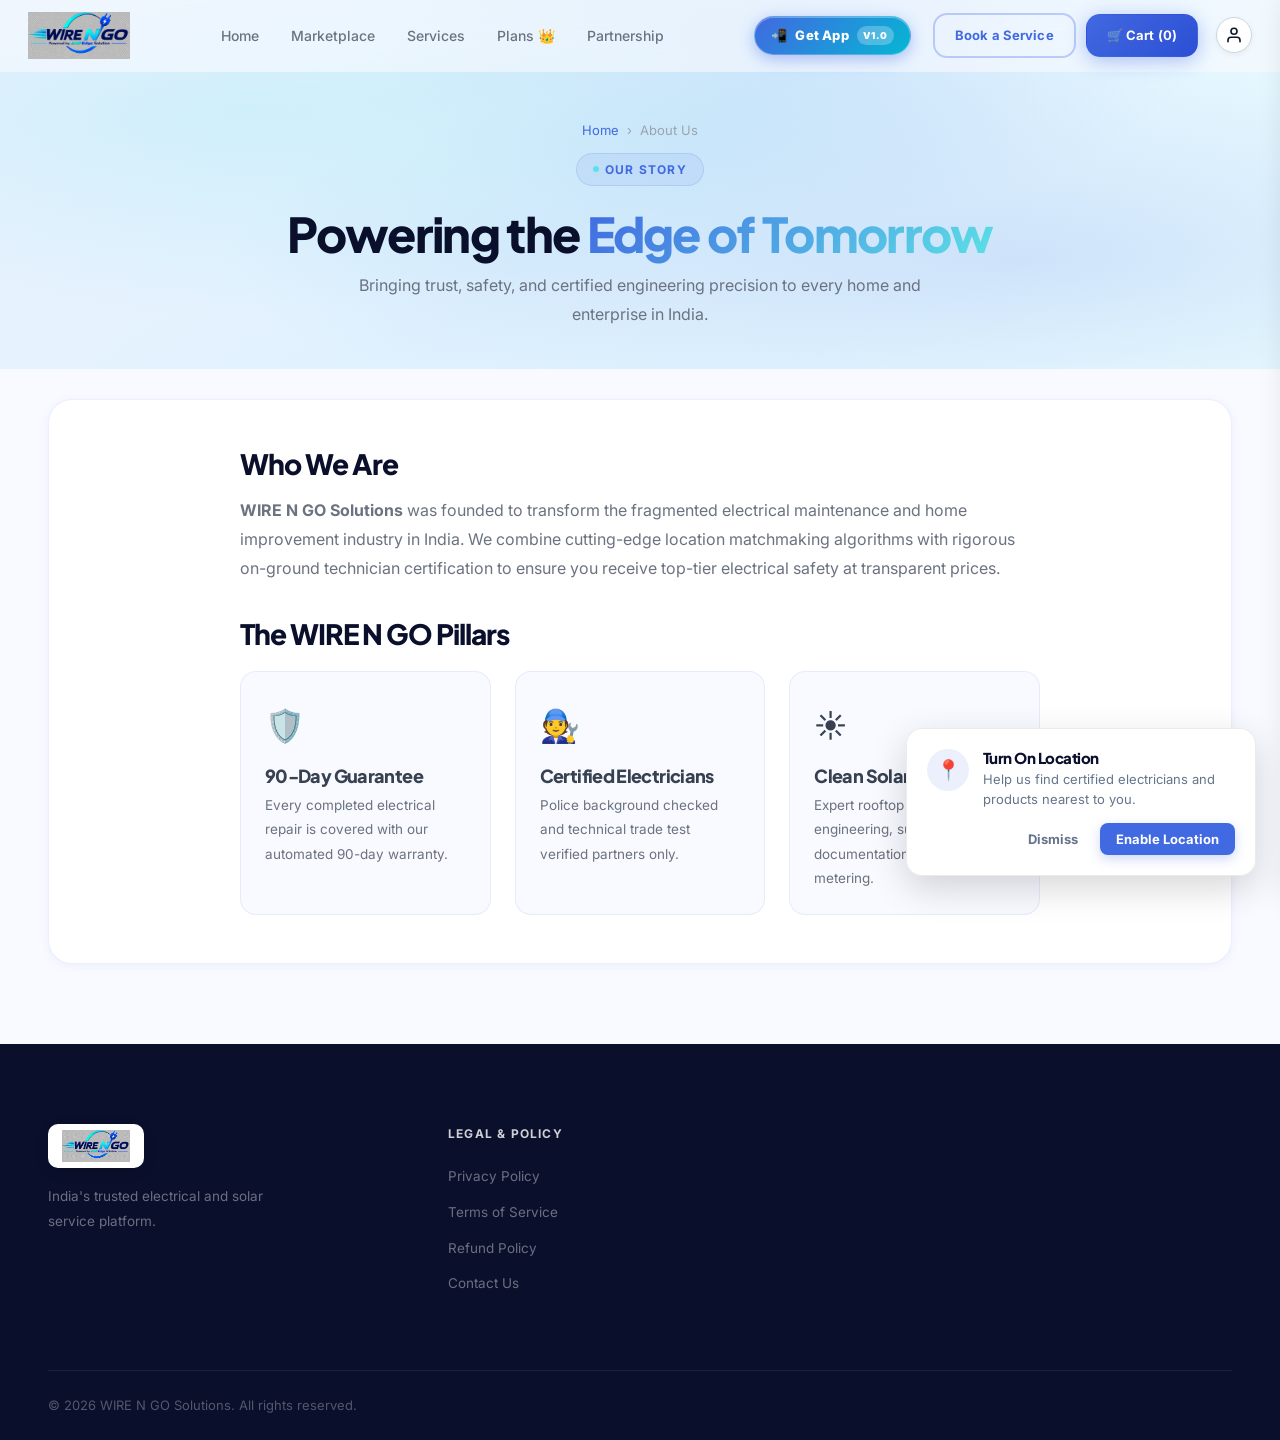
<file: about.html>
<!DOCTYPE html>
<html lang="en">
<head>
  <meta charset="UTF-8"/>
  <meta name="viewport" content="width=device-width,initial-scale=1.0"/>
  <title>About Us — WIRE N GO Solutions</title>
  <meta name="description" content="Learn about WIRE N GO Solutions - India's modern on-demand electrical service platform, background-verified technicians, and solar installation engineering."/>
  <link rel="canonical" href="https://ampedge.co.in/about.html"/>
  <link rel="stylesheet" href="css/style.css?v=10.0"/>
  <link rel="icon" type="image/png" href="favicon.png"/><link rel="apple-touch-icon" href="favicon-180.png"/>
</head>
<body>

<nav class="navbar" id="navbar">
  <div class="nav-inner">
    <a href="index.html" class="logo"><img src="images/logo.png" alt="WIRE N GO Logo" class="logo-img"/></a>
    <ul class="nav-links">
      <li><a href="index.html">Home</a></li>
      <li><a href="marketplace.html">Marketplace</a></li>
      <li><a href="booking.html">Services</a></li>
      <li><a href="subscription.html">Plans 👑</a></li>
      <li><a href="partner.html">Partnership</a></li>
    </ul>
    <div class="nav-right">
    
    <a href="javascript:void(0)" onclick="openDownloadAppModal()" class="btn-app-download" style="margin-right:12px; text-decoration:none; display:inline-flex; align-items:center; gap:8px; padding:8px 16px; border-radius:30px; background:linear-gradient(135deg, #4169E1 0%, #06b6d4 100%); color:#ffffff; font-weight:800; font-size:13px; letter-spacing:0.2px; box-shadow:0 4px 15px rgba(65,105,225,0.4), inset 0 1px 0 rgba(255,255,255,0.3); transition:all 0.25s ease; border:1px solid rgba(255,255,255,0.25); cursor:pointer;" onmouseover="this.style.transform=\'translateY(-2px) scale(1.03)\'; this.style.boxShadow=\'0 8px 25px rgba(6,182,212,0.5)\'" onmouseout="this.style.transform=\'translateY(0) scale(1)\'; this.style.boxShadow=\'0 4px 15px rgba(65,105,225,0.4)\'"><span>📲</span><span>Get App</span><span style="background:rgba(255,255,255,0.25); font-size:9.5px; padding:2px 6px; border-radius:10px; font-weight:900; letter-spacing:0.5px; text-transform:uppercase;">v1.0</span></a>
      <a href="booking.html" class="btn btn-outline btn-sm">Book a Service</a>
      <a href="marketplace.html" class="btn btn-primary btn-sm" id="navCartBtn">🛒 Cart (0)</a>
    <div class="nav-auth-area" style="display:inline-flex; align-items:center; margin-left:8px; flex-shrink:0;"><a href="javascript:void(0)" onclick="if(typeof openAuthModal==='function'){openAuthModal('customer','signin');}else{var m=document.getElementById('authModal');if(m){m.style.display='flex';setTimeout(function(){m.style.opacity='1';m.style.pointerEvents='auto';},10);}}" class="btn-auth-avatar-icon" title="My Account / Sign In" style="display:inline-flex; align-items:center; justify-content:center; width:36px; height:36px; border-radius:50%; background:#ffffff; border:1.5px solid #cbd5e1; color:#0f172a; cursor:pointer; box-shadow:0 2px 6px rgba(0,0,0,0.06); transition:all 0.2s; position:relative; flex-shrink:0; text-decoration:none;" onmouseover="this.style.borderColor='#4169E1'; this.style.color='#4169E1'; this.style.transform='scale(1.08)'" onmouseout="this.style.borderColor='#cbd5e1'; this.style.color='#0f172a'; this.style.transform='scale(1)'"><svg width="18" height="18" viewBox="0 0 24 24" fill="none" stroke="currentColor" stroke-width="2.2" stroke-linecap="round" stroke-linejoin="round"><path d="M20 21v-2a4 4 0 0 0-4-4H8a4 4 0 0 0-4 4v2"></path><circle cx="12" cy="7" r="4"></circle></svg></a></div>
  </div>
    <div class="hamburger" onclick="openMob()"><span></span><span></span><span></span></div>
  </div>
</nav>

<div class="page-hero" style="padding: 120px 0 40px 0; background: var(--grad-hero); text-align: center;">
  <div class="container">
    <div class="breadcrumb" style="justify-content: center; margin-bottom: 12px;">
      <a href="index.html">Home</a><span>›</span><span>About Us</span>
    </div>
    <div class="chip"><span class="dot"></span>Our Story</div>
    <h1 style="font-size: clamp(2rem, 4vw, 3rem);">Powering the <span class="gradient-text">Edge of Tomorrow</span></h1>
    <p style="max-width: 600px; margin: 10px auto 0;">Bringing trust, safety, and certified engineering precision to every home and enterprise in India.</p>
  </div>
</div>

<div class="container" style="margin-bottom: 80px;">
  <div style="background:#fff; border-radius:24px; padding:48px; border:1px solid var(--border); box-shadow:var(--s1); margin-top:30px;">
    <div style="max-width:800px; margin:0 auto; font-size:16px; line-height:1.9; color:var(--text2);">
      <h2 style="font-size:28px; color:var(--text); margin-bottom:16px;">Who We Are</h2>
      <p><strong>WIRE N GO Solutions</strong> was founded to transform the fragmented electrical maintenance and home improvement industry in India. We combine cutting-edge location matchmaking algorithms with rigorous on-ground technician certification to ensure you receive top-tier electrical safety at transparent prices.</p>

      <h2 style="font-size:28px; color:var(--text); margin:36px 0 16px 0;">The WIRE N GO Pillars</h2>
      <div style="display:grid; grid-template-columns:repeat(auto-fit, minmax(240px, 1fr)); gap:24px; margin-top:20px;">
        <div style="padding:24px; background:var(--bg); border-radius:16px; border:1px solid var(--border);">
          <div style="font-size:32px; margin-bottom:10px;">🛡️</div>
          <h4 style="margin:0 0 6px 0; font-size:18px;">90-Day Guarantee</h4>
          <p style="margin:0; font-size:13.5px; color:var(--muted);">Every completed electrical repair is covered with our automated 90-day warranty.</p>
        </div>
        <div style="padding:24px; background:var(--bg); border-radius:16px; border:1px solid var(--border);">
          <div style="font-size:32px; margin-bottom:10px;">🧑‍🔧</div>
          <h4 style="margin:0 0 6px 0; font-size:18px;">Certified Electricians</h4>
          <p style="margin:0; font-size:13.5px; color:var(--muted);">Police background checked and technical trade test verified partners only.</p>
        </div>
        <div style="padding:24px; background:var(--bg); border-radius:16px; border:1px solid var(--border);">
          <div style="font-size:32px; margin-bottom:10px;">☀️</div>
          <h4 style="margin:0 0 6px 0; font-size:18px;">Clean Solar Power</h4>
          <p style="margin:0; font-size:13.5px; color:var(--muted);">Expert rooftop solar engineering, subsidy documentation, and net-metering.</p>
        </div>
      </div>
    </div>
  </div>
</div>

<footer class="footer">
<div class="container">
  <div class="footer-grid">
    <div class="footer-brand">
      <a href="index.html" class="logo"><img src="images/logo.png" alt="WIRE N GO Logo" class="logo-img footer-logo-img"/></a>
      <p>India's trusted electrical and solar service platform.</p>
    </div>
    <div class="fcol">
      <h5>Legal & Policy</h5>
      <ul>
        <li><a href="privacy-policy.html">Privacy Policy</a></li>
        <li><a href="terms.html">Terms of Service</a></li>
        <li><a href="refund-policy.html">Refund Policy</a></li>
        <li><a href="contact.html">Contact Us</a></li>
      </ul>
    </div>
  </div>
  <div class="footer-bottom">
    <span>© 2026 WIRE N GO Solutions. All rights reserved.</span>
  </div>
</div>
</footer>

<script src="js/main.js?v=10.0"></script>
<!-- STATIC AUTH MODAL (Customer & Electrician Partner) -->
<div id="authModal" class="modal-overlay" style="z-index: 100008; display:none; align-items:center; justify-content:center; opacity:0; pointer-events:none; transition: all 0.3s ease; position:fixed; top:0; left:0; width:100%; height:100%; background: rgba(10, 15, 44, 0.75); backdrop-filter: blur(10px); padding: 16px; box-sizing:border-box;">
  <div class="modal-content" style="max-width: 460px; width: 100%; border-radius: 24px; overflow: hidden; box-shadow: 0 30px 80px rgba(0,0,0,0.45); background: #ffffff; position: relative; border:1px solid rgba(255,255,255,0.2);">
    <button type="button" class="btn-icon" style="position:absolute; top:14px; right:14px; background:#f1f5f9; border:none; width:32px; height:32px; border-radius:50%; font-size:15px; font-weight:700; cursor:pointer; color:#64748b; z-index:10; display:flex; align-items:center; justify-content:center;" onclick="closeAuthModal()">✕</button>
    <div style="background: #f8fafc; padding: 14px 18px; border-bottom: 1px solid #e2e8f0; display: flex; gap: 8px;">
      <button id="authRoleCustomer" type="button" onclick="setAuthRole('customer')" style="flex:1; padding:9px; border-radius:12px; border:1.5px solid #4169E1; background:#4169E1; color:#fff; font-weight:800; font-size:13px; cursor:pointer; display:flex; align-items:center; justify-content:center; gap:6px; transition:0.2s;">
        <span>👤</span> Customer (ग्राहक)
      </button>
      <button id="authRolePartner" type="button" onclick="setAuthRole('partner')" style="flex:1; padding:9px; border-radius:12px; border:1.5px solid #cbd5e1; background:#ffffff; color:#64748b; font-weight:800; font-size:13px; cursor:pointer; display:flex; align-items:center; justify-content:center; gap:6px; transition:0.2s;">
        <span>⚡</span> Electrician Partner
      </button>
    </div>
    <div style="padding: 22px 24px;">
      <div style="display:flex; border-bottom: 1px solid #e2e8f0; margin-bottom: 18px;">
        <button id="authTabSignIn" type="button" onclick="setAuthTab('signin')" style="flex:1; padding:8px; background:none; border:none; border-bottom:2.5px solid var(--blue); color:var(--text-dark); font-weight:800; font-size:14.5px; cursor:pointer;">
          Sign In
        </button>
        <button id="authTabSignUp" type="button" onclick="setAuthTab('signup')" style="flex:1; padding:8px; background:none; border:none; border-bottom:2.5px solid transparent; color:var(--muted); font-weight:600; font-size:14.5px; cursor:pointer;">
          Create Account
        </button>
      </div>
      <div style="text-align:center; margin-bottom:18px;">
        <h3 id="authModalHeading" style="font-family:var(--font-pjs); font-size:20px; font-weight:900; color:var(--text-dark); margin:0 0 4px;">Welcome Back!</h3>
        <p id="authModalSubheading" style="color:var(--muted); font-size:12.5px; margin:0; line-height:1.5;">Access your bookings, AMC shield status, and orders.</p>
      </div>
      <button id="btnGoogleSubmit" onclick="handleGoogleAuth()" type="button" class="btn" style="width:100%; background:#ffffff; border:1.5px solid #cbd5e1; color:#0f172a; padding:11px 16px; border-radius:12px; font-weight:800; font-size:13.5px; display:flex; align-items:center; justify-content:center; gap:10px; box-shadow:0 2px 6px rgba(0,0,0,0.04); cursor:pointer; transition:all 0.2s;" onmouseover="this.style.borderColor='#4169E1'; this.style.boxShadow='0 4px 12px rgba(65,105,225,0.15)'" onmouseout="this.style.borderColor='#cbd5e1'; this.style.boxShadow='0 2px 6px rgba(0,0,0,0.04)'">
        <svg width="18" height="18" viewBox="0 0 24 24"><path d="M22.56 12.25c0-.78-.07-1.53-.2-2.25H12v4.26h5.92c-.26 1.37-1.04 2.53-2.21 3.31v2.77h3.57c2.08-1.92 3.28-4.74 3.28-8.09z" fill="#4285F4"/><path d="M12 23c2.97 0 5.46-.98 7.28-2.66l-3.57-2.77c-.98.66-2.23 1.06-3.71 1.06-2.86 0-5.29-1.93-6.16-4.53H2.18v2.84C3.99 20.53 7.7 23 12 23z" fill="#34A853"/><path d="M5.84 14.09c-.22-.66-.35-1.36-.35-2.09s.13-1.43.35-2.09V7.06H2.18C1.43 8.55 1 10.22 1 12s.43 3.45 1.18 4.94l2.85-2.22.81-.63z" fill="#FBBC05"/><path d="M12 5.38c1.62 0 3.06.56 4.21 1.64l3.15-3.15C17.45 2.09 14.97 1 12 1 7.7 1 3.99 3.47 2.18 7.06l3.66 2.84c.87-2.6 3.3-4.52 6.16-4.52z" fill="#EA4335"/></svg>
        Continue with Google
      </button>
      <div style="display:flex; align-items:center; gap:10px; margin:16px 0;">
        <div style="flex:1; height:1px; background:#e2e8f0;"></div>
        <span style="font-size:11px; color:#94a3b8; font-weight:700; text-transform:uppercase;">or continue with</span>
        <div style="flex:1; height:1px; background:#e2e8f0;"></div>
      </div>
      <div style="display:flex; gap:8px; margin-bottom:14px;">
        <button id="authMethodPhone" type="button" onclick="setAuthMethod('phone')" style="flex:1; padding:7px; border-radius:10px; border:1px solid #cbd5e1; background:#ffffff; font-size:12px; font-weight:700; color:#64748b; cursor:pointer;">
          📱 Mobile OTP
        </button>
        <button id="authMethodEmail" type="button" onclick="setAuthMethod('email')" style="flex:1; padding:7px; border-radius:10px; border:1px solid #cbd5e1; background:#ffffff; font-size:12px; font-weight:700; color:#64748b; cursor:pointer;">
          ✉️ Email ID
        </button>
      </div>
      <div id="authFormPhone" style="display:none;">
        <div style="margin-bottom:12px;">
          <label style="font-size:11.5px; font-weight:700; color:#0f172a; display:block; margin-bottom:4px;">Mobile Number</label>
          <div style="display:flex; border:1px solid #cbd5e1; border-radius:10px; overflow:hidden;">
            <span style="background:#f1f5f9; padding:10px 12px; font-weight:800; font-size:13px; color:#475569; border-right:1px solid #cbd5e1;">🇮🇳 +91</span>
            <input id="authPhoneInput" type="tel" placeholder="Enter 10-digit number" maxlength="10" style="flex:1; padding:10px 12px; border:none; outline:none; font-size:13.5px; font-weight:600;"/>
          </div>
        </div>
        <div id="authOtpRow" style="display:none; margin-bottom:12px;">
          <label style="font-size:11.5px; font-weight:700; color:#0f172a; display:block; margin-bottom:4px;">Enter 6-Digit OTP Code</label>
          <input id="authOtpInput" type="text" placeholder="e.g. 449800" maxlength="6" style="width:100%; padding:10px 12px; border:1px solid #cbd5e1; border-radius:10px; outline:none; font-size:15px; font-weight:800; letter-spacing:4px; text-align:center; box-sizing:border-box;"/>
        </div>
        <button id="btnPhoneSubmit" onclick="handlePhoneOtpAuth()" type="button" class="btn btn-primary" style="width:100%; justify-content:center; padding:11px; font-weight:800; border-radius:10px;">
          Get OTP Verification Code →
        </button>
      </div>
      <form id="authFormEmail" onsubmit="handleEmailAuth(event)" style="display:none;">
        <div style="margin-bottom:10px;">
          <label style="font-size:11.5px; font-weight:700; color:#0f172a; display:block; margin-bottom:4px;">Email Address</label>
          <input id="authEmailInput" type="email" placeholder="name@example.com" style="width:100%; padding:10px 12px; border:1px solid #cbd5e1; border-radius:10px; outline:none; font-size:13px; box-sizing:border-box;"/>
        </div>
        <div style="margin-bottom:12px;">
          <label style="font-size:11.5px; font-weight:700; color:#0f172a; display:block; margin-bottom:4px;">Password</label>
          <input id="authPasswordInput" type="password" placeholder="••••••••" style="width:100%; padding:10px 12px; border:1px solid #cbd5e1; border-radius:10px; outline:none; font-size:13px; box-sizing:border-box;"/>
        </div>
        <button type="submit" class="btn btn-primary" style="width:100%; justify-content:center; padding:11px; font-weight:800; border-radius:10px;">
          Sign In with Email →
        </button>
      </form>
    </div>
    <div style="background:#f8fafc; padding:12px 18px; border-top:1px solid #e2e8f0; text-align:center; font-size:11px; color:#64748b;">
      By continuing, you agree to WIRE N GO's <a href="terms.html" style="color:var(--blue); font-weight:700;">Terms</a> & <a href="privacy-policy.html" style="color:var(--blue); font-weight:700;">Privacy Policy</a>.
    </div>
  </div>
</div>

<!-- STATIC USER DASHBOARD MODAL -->
<div id="userDashboardModal" class="modal-overlay" style="z-index: 100009; display:none; align-items:center; justify-content:center; opacity:0; pointer-events:none; transition: all 0.3s ease; position:fixed; top:0; left:0; width:100%; height:100%; background: rgba(10, 15, 44, 0.75); backdrop-filter: blur(10px); padding: 16px; box-sizing:border-box;">
  <div class="modal-content" style="max-width: 520px; width: 100%; border-radius: 24px; overflow: hidden; box-shadow: 0 30px 80px rgba(0,0,0,0.45); background: #ffffff; position: relative;">
    <div style="padding:18px 22px; border-bottom:1px solid #e2e8f0; display:flex; justify-content:space-between; align-items:center;">
      <h3 style="font-family:var(--font-pjs); font-size:18px; font-weight:800; color:#0f172a; margin:0;">Account Dashboard</h3>
      <button type="button" class="btn-icon" style="background:#f1f5f9; border:none; width:32px; height:32px; border-radius:50%; font-size:15px; font-weight:700; cursor:pointer; color:#64748b; display:flex; align-items:center; justify-content:center;" onclick="closeUserDashboardModal()">✕</button>
    </div>
    <div id="userDashboardBody" style="padding:22px;"></div>
  </div>
</div>
</body>
</html>
</file>
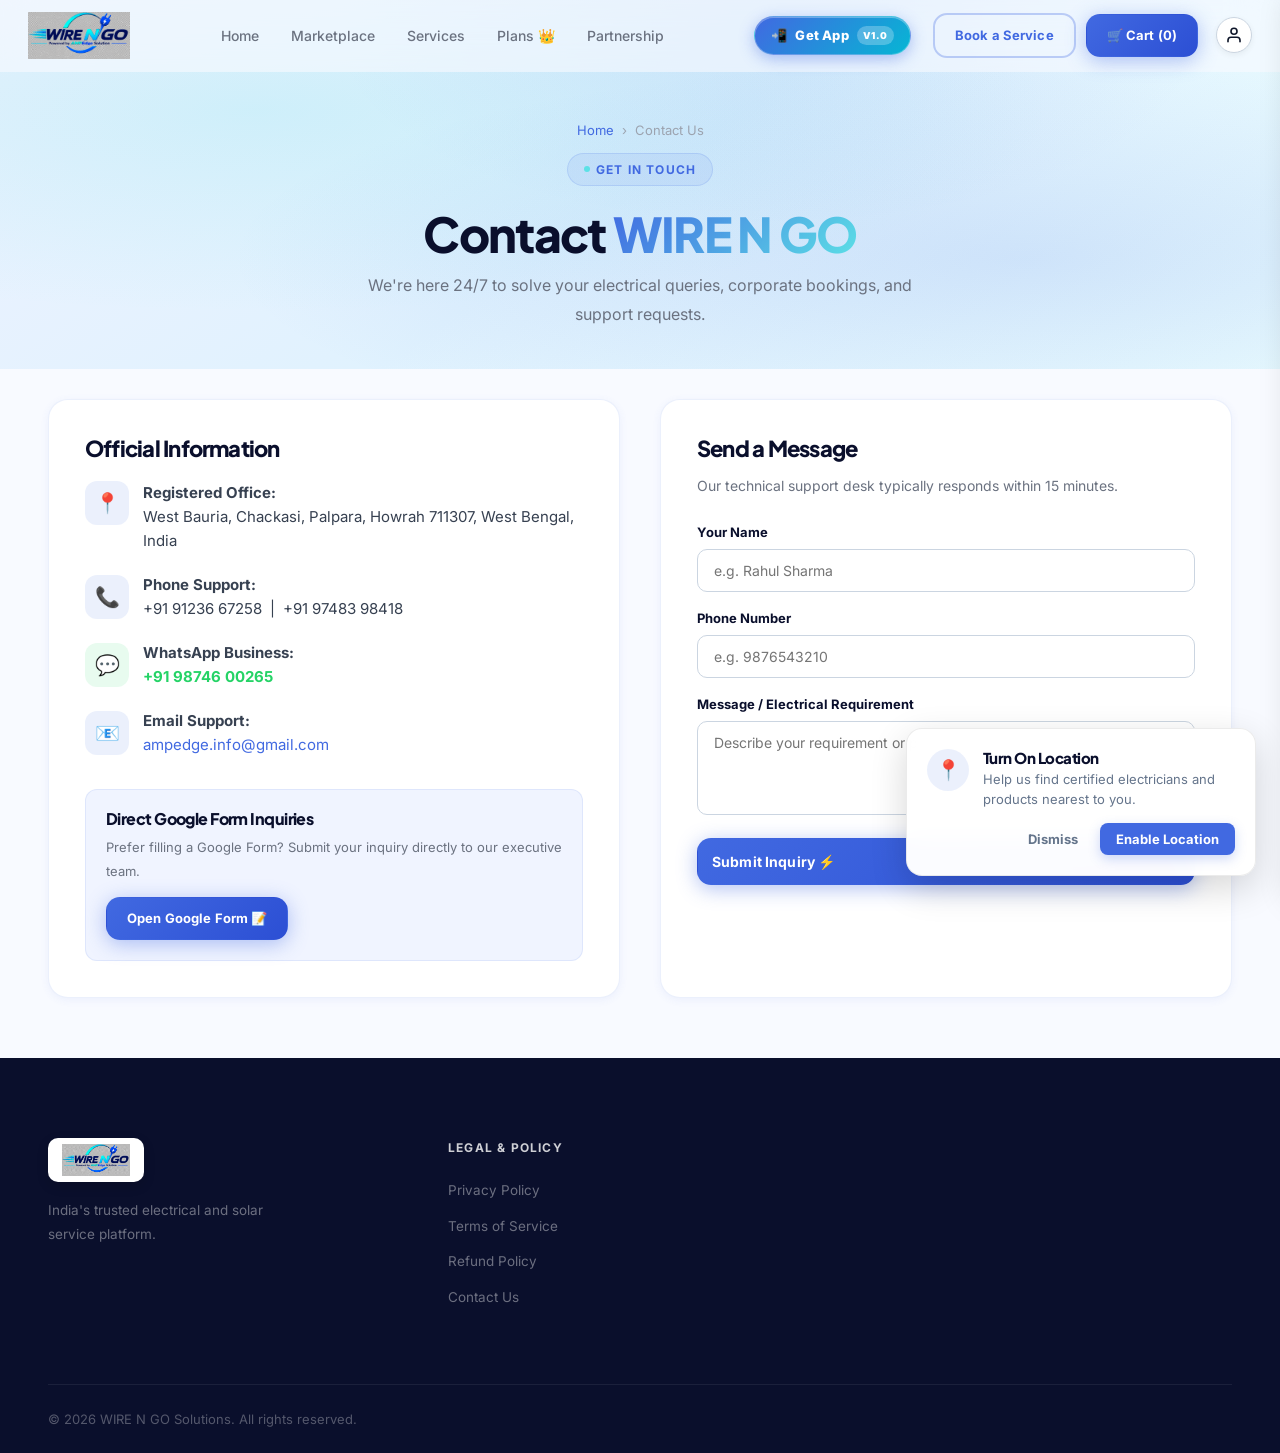
<file: contact.html>
<!DOCTYPE html>
<html lang="en">
<head>
  <meta charset="UTF-8"/>
  <meta name="viewport" content="width=device-width,initial-scale=1.0"/>
  <title>Contact Us — WIRE N GO Solutions</title>
  <meta name="description" content="Contact WIRE N GO Solutions for electrical service inquiries, partner onboarding, and customer support."/>
  <link rel="canonical" href="https://ampedge.co.in/contact.html"/>
  <link rel="stylesheet" href="css/style.css?v=10.0"/>
  <link rel="icon" type="image/png" href="favicon.png"/><link rel="apple-touch-icon" href="favicon-180.png"/>
  <style>
    .contact-grid {
      display: grid;
      grid-template-columns: 1fr 1fr;
      gap: 40px;
      margin-top: 30px;
      margin-bottom: 60px;
    }
    @media (max-width: 768px) {
      .contact-grid { grid-template-columns: 1fr; }
    }
    .contact-card {
      background: #fff;
      border-radius: 20px;
      padding: 36px;
      border: 1px solid var(--border);
      box-shadow: var(--s1);
    }
  </style>
</head>
<body>

<nav class="navbar" id="navbar">
  <div class="nav-inner">
    <a href="index.html" class="logo"><img src="images/logo.png" alt="WIRE N GO Logo" class="logo-img"/></a>
    <ul class="nav-links">
      <li><a href="index.html">Home</a></li>
      <li><a href="marketplace.html">Marketplace</a></li>
      <li><a href="booking.html">Services</a></li>
      <li><a href="subscription.html">Plans 👑</a></li>
      <li><a href="partner.html">Partnership</a></li>
    </ul>
    <div class="nav-right">
    
    <a href="javascript:void(0)" onclick="openDownloadAppModal()" class="btn-app-download" style="margin-right:12px; text-decoration:none; display:inline-flex; align-items:center; gap:8px; padding:8px 16px; border-radius:30px; background:linear-gradient(135deg, #4169E1 0%, #06b6d4 100%); color:#ffffff; font-weight:800; font-size:13px; letter-spacing:0.2px; box-shadow:0 4px 15px rgba(65,105,225,0.4), inset 0 1px 0 rgba(255,255,255,0.3); transition:all 0.25s ease; border:1px solid rgba(255,255,255,0.25); cursor:pointer;" onmouseover="this.style.transform=\'translateY(-2px) scale(1.03)\'; this.style.boxShadow=\'0 8px 25px rgba(6,182,212,0.5)\'" onmouseout="this.style.transform=\'translateY(0) scale(1)\'; this.style.boxShadow=\'0 4px 15px rgba(65,105,225,0.4)\'"><span>📲</span><span>Get App</span><span style="background:rgba(255,255,255,0.25); font-size:9.5px; padding:2px 6px; border-radius:10px; font-weight:900; letter-spacing:0.5px; text-transform:uppercase;">v1.0</span></a>
      <a href="booking.html" class="btn btn-outline btn-sm">Book a Service</a>
      <a href="marketplace.html" class="btn btn-primary btn-sm" id="navCartBtn">🛒 Cart (0)</a>
    <div class="nav-auth-area" style="display:inline-flex; align-items:center; margin-left:8px; flex-shrink:0;"><a href="javascript:void(0)" onclick="if(typeof openAuthModal==='function'){openAuthModal('customer','signin');}else{var m=document.getElementById('authModal');if(m){m.style.display='flex';setTimeout(function(){m.style.opacity='1';m.style.pointerEvents='auto';},10);}}" class="btn-auth-avatar-icon" title="My Account / Sign In" style="display:inline-flex; align-items:center; justify-content:center; width:36px; height:36px; border-radius:50%; background:#ffffff; border:1.5px solid #cbd5e1; color:#0f172a; cursor:pointer; box-shadow:0 2px 6px rgba(0,0,0,0.06); transition:all 0.2s; position:relative; flex-shrink:0; text-decoration:none;" onmouseover="this.style.borderColor='#4169E1'; this.style.color='#4169E1'; this.style.transform='scale(1.08)'" onmouseout="this.style.borderColor='#cbd5e1'; this.style.color='#0f172a'; this.style.transform='scale(1)'"><svg width="18" height="18" viewBox="0 0 24 24" fill="none" stroke="currentColor" stroke-width="2.2" stroke-linecap="round" stroke-linejoin="round"><path d="M20 21v-2a4 4 0 0 0-4-4H8a4 4 0 0 0-4 4v2"></path><circle cx="12" cy="7" r="4"></circle></svg></a></div>
  </div>
    <div class="hamburger" onclick="openMob()"><span></span><span></span><span></span></div>
  </div>
</nav>

<div class="page-hero" style="padding: 120px 0 40px 0; background: var(--grad-hero); text-align: center;">
  <div class="container">
    <div class="breadcrumb" style="justify-content: center; margin-bottom: 12px;">
      <a href="index.html">Home</a><span>›</span><span>Contact Us</span>
    </div>
    <div class="chip"><span class="dot"></span>Get in Touch</div>
    <h1 style="font-size: clamp(2rem, 4vw, 3rem);">Contact <span class="gradient-text">WIRE N GO</span></h1>
    <p style="max-width: 600px; margin: 10px auto 0;">We're here 24/7 to solve your electrical queries, corporate bookings, and support requests.</p>
  </div>
</div>

<div class="container">
  <div class="contact-grid">
    <div class="contact-card">
      <h3 style="font-size: 22px; margin-bottom: 20px; color:var(--text);">Official Information</h3>
      
      <div style="display:flex; flex-direction:column; gap:20px; font-size:15px; color:var(--text2);">
        <div style="display:flex; align-items:flex-start; gap:14px;">
          <div style="width:44px; height:44px; border-radius:12px; background:rgba(65,105,225,0.1); color:var(--blue); display:flex; align-items:center; justify-content:center; font-size:20px; flex-shrink:0;">📍</div>
          <div>
            <strong>Registered Office:</strong><br/>
            West Bauria, Chackasi, Palpara, Howrah 711307, West Bengal, India
          </div>
        </div>

        <div style="display:flex; align-items:center; gap:14px;">
          <div style="width:44px; height:44px; border-radius:12px; background:rgba(65,105,225,0.1); color:var(--blue); display:flex; align-items:center; justify-content:center; font-size:20px; flex-shrink:0;">📞</div>
          <div>
            <strong>Phone Support:</strong><br/>
            +91 91236 67258 &nbsp;|&nbsp; +91 97483 98418
          </div>
        </div>

        <div style="display:flex; align-items:center; gap:14px;">
          <div style="width:44px; height:44px; border-radius:12px; background:rgba(37,211,102,0.1); color:#25D366; display:flex; align-items:center; justify-content:center; font-size:20px; flex-shrink:0;">💬</div>
          <div>
            <strong>WhatsApp Business:</strong><br/>
            <a href="https://wa.me/919874600265" target="_blank" style="color:#25D366; font-weight:700;">+91 98746 00265</a>
          </div>
        </div>

        <div style="display:flex; align-items:center; gap:14px;">
          <div style="width:44px; height:44px; border-radius:12px; background:rgba(65,105,225,0.1); color:var(--blue); display:flex; align-items:center; justify-content:center; font-size:20px; flex-shrink:0;">📧</div>
          <div>
            <strong>Email Support:</strong><br/>
            <a href="mailto:ampedge.info@gmail.com" style="color:var(--blue);">ampedge.info@gmail.com</a>
          </div>
        </div>
      </div>

      <div style="margin-top: 32px; padding: 20px; background: var(--bg2); border-radius: 12px; border: 1px solid var(--border);">
        <h4 style="margin:0 0 8px 0; font-size:16px;">Direct Google Form Inquiries</h4>
        <p style="font-size:13px; color:var(--muted); margin-bottom:14px;">Prefer filling a Google Form? Submit your inquiry directly to our executive team.</p>
        <a href="https://docs.google.com/forms/d/e/1FAIpQLSfjzl8Dq__HaJcXXJ-WqSJNPICsWlWXqGctNVRLJo4eCyRTSA/viewform" target="_blank" class="btn btn-primary btn-sm">Open Google Form 📝</a>
      </div>
    </div>

    <div class="contact-card">
      <h3 style="font-size: 22px; margin-bottom: 12px; color:var(--text);">Send a Message</h3>
      <p style="color:var(--muted); font-size:14px; margin-bottom:24px;">Our technical support desk typically responds within 15 minutes.</p>
      
      <div style="display:flex; flex-direction:column; gap:16px;">
        <div>
          <label style="display:block; font-size:13px; font-weight:700; margin-bottom:6px;">Your Name</label>
          <input type="text" id="cName" placeholder="e.g. Rahul Sharma" style="width:100%; padding:12px 16px; border:1px solid #cbd5e1; border-radius:10px; font-size:14px;"/>
        </div>
        <div>
          <label style="display:block; font-size:13px; font-weight:700; margin-bottom:6px;">Phone Number</label>
          <input type="tel" id="cPhone" placeholder="e.g. 9876543210" maxlength="10" style="width:100%; padding:12px 16px; border:1px solid #cbd5e1; border-radius:10px; font-size:14px;"/>
        </div>
        <div>
          <label style="display:block; font-size:13px; font-weight:700; margin-bottom:6px;">Message / Electrical Requirement</label>
          <textarea id="cMsg" rows="4" placeholder="Describe your requirement or problem..." style="width:100%; padding:12px 16px; border:1px solid #cbd5e1; border-radius:10px; font-size:14px; resize:none;"></textarea>
        </div>
        <button class="btn btn-primary" onclick="submitHelpTicket(this)" style="padding:14px;">Submit Inquiry ⚡</button>
      </div>
    </div>
  </div>
</div>

<footer class="footer">
<div class="container">
  <div class="footer-grid">
    <div class="footer-brand">
      <a href="index.html" class="logo"><img src="images/logo.png" alt="WIRE N GO Logo" class="logo-img footer-logo-img"/></a>
      <p>India's trusted electrical and solar service platform.</p>
    </div>
    <div class="fcol">
      <h5>Legal & Policy</h5>
      <ul>
        <li><a href="privacy-policy.html">Privacy Policy</a></li>
        <li><a href="terms.html">Terms of Service</a></li>
        <li><a href="refund-policy.html">Refund Policy</a></li>
        <li><a href="contact.html">Contact Us</a></li>
      </ul>
    </div>
  </div>
  <div class="footer-bottom">
    <span>© 2026 WIRE N GO Solutions. All rights reserved.</span>
  </div>
</div>
</footer>

<script src="js/main.js?v=10.0"></script>
<!-- STATIC AUTH MODAL (Customer & Electrician Partner) -->
<div id="authModal" class="modal-overlay" style="z-index: 100008; display:none; align-items:center; justify-content:center; opacity:0; pointer-events:none; transition: all 0.3s ease; position:fixed; top:0; left:0; width:100%; height:100%; background: rgba(10, 15, 44, 0.75); backdrop-filter: blur(10px); padding: 16px; box-sizing:border-box;">
  <div class="modal-content" style="max-width: 460px; width: 100%; border-radius: 24px; overflow: hidden; box-shadow: 0 30px 80px rgba(0,0,0,0.45); background: #ffffff; position: relative; border:1px solid rgba(255,255,255,0.2);">
    <button type="button" class="btn-icon" style="position:absolute; top:14px; right:14px; background:#f1f5f9; border:none; width:32px; height:32px; border-radius:50%; font-size:15px; font-weight:700; cursor:pointer; color:#64748b; z-index:10; display:flex; align-items:center; justify-content:center;" onclick="closeAuthModal()">✕</button>
    <div style="background: #f8fafc; padding: 14px 18px; border-bottom: 1px solid #e2e8f0; display: flex; gap: 8px;">
      <button id="authRoleCustomer" type="button" onclick="setAuthRole('customer')" style="flex:1; padding:9px; border-radius:12px; border:1.5px solid #4169E1; background:#4169E1; color:#fff; font-weight:800; font-size:13px; cursor:pointer; display:flex; align-items:center; justify-content:center; gap:6px; transition:0.2s;">
        <span>👤</span> Customer (ग्राहक)
      </button>
      <button id="authRolePartner" type="button" onclick="setAuthRole('partner')" style="flex:1; padding:9px; border-radius:12px; border:1.5px solid #cbd5e1; background:#ffffff; color:#64748b; font-weight:800; font-size:13px; cursor:pointer; display:flex; align-items:center; justify-content:center; gap:6px; transition:0.2s;">
        <span>⚡</span> Electrician Partner
      </button>
    </div>
    <div style="padding: 22px 24px;">
      <div style="display:flex; border-bottom: 1px solid #e2e8f0; margin-bottom: 18px;">
        <button id="authTabSignIn" type="button" onclick="setAuthTab('signin')" style="flex:1; padding:8px; background:none; border:none; border-bottom:2.5px solid var(--blue); color:var(--text-dark); font-weight:800; font-size:14.5px; cursor:pointer;">
          Sign In
        </button>
        <button id="authTabSignUp" type="button" onclick="setAuthTab('signup')" style="flex:1; padding:8px; background:none; border:none; border-bottom:2.5px solid transparent; color:var(--muted); font-weight:600; font-size:14.5px; cursor:pointer;">
          Create Account
        </button>
      </div>
      <div style="text-align:center; margin-bottom:18px;">
        <h3 id="authModalHeading" style="font-family:var(--font-pjs); font-size:20px; font-weight:900; color:var(--text-dark); margin:0 0 4px;">Welcome Back!</h3>
        <p id="authModalSubheading" style="color:var(--muted); font-size:12.5px; margin:0; line-height:1.5;">Access your bookings, AMC shield status, and orders.</p>
      </div>
      <button id="btnGoogleSubmit" onclick="handleGoogleAuth()" type="button" class="btn" style="width:100%; background:#ffffff; border:1.5px solid #cbd5e1; color:#0f172a; padding:11px 16px; border-radius:12px; font-weight:800; font-size:13.5px; display:flex; align-items:center; justify-content:center; gap:10px; box-shadow:0 2px 6px rgba(0,0,0,0.04); cursor:pointer; transition:all 0.2s;" onmouseover="this.style.borderColor='#4169E1'; this.style.boxShadow='0 4px 12px rgba(65,105,225,0.15)'" onmouseout="this.style.borderColor='#cbd5e1'; this.style.boxShadow='0 2px 6px rgba(0,0,0,0.04)'">
        <svg width="18" height="18" viewBox="0 0 24 24"><path d="M22.56 12.25c0-.78-.07-1.53-.2-2.25H12v4.26h5.92c-.26 1.37-1.04 2.53-2.21 3.31v2.77h3.57c2.08-1.92 3.28-4.74 3.28-8.09z" fill="#4285F4"/><path d="M12 23c2.97 0 5.46-.98 7.28-2.66l-3.57-2.77c-.98.66-2.23 1.06-3.71 1.06-2.86 0-5.29-1.93-6.16-4.53H2.18v2.84C3.99 20.53 7.7 23 12 23z" fill="#34A853"/><path d="M5.84 14.09c-.22-.66-.35-1.36-.35-2.09s.13-1.43.35-2.09V7.06H2.18C1.43 8.55 1 10.22 1 12s.43 3.45 1.18 4.94l2.85-2.22.81-.63z" fill="#FBBC05"/><path d="M12 5.38c1.62 0 3.06.56 4.21 1.64l3.15-3.15C17.45 2.09 14.97 1 12 1 7.7 1 3.99 3.47 2.18 7.06l3.66 2.84c.87-2.6 3.3-4.52 6.16-4.52z" fill="#EA4335"/></svg>
        Continue with Google
      </button>
      <div style="display:flex; align-items:center; gap:10px; margin:16px 0;">
        <div style="flex:1; height:1px; background:#e2e8f0;"></div>
        <span style="font-size:11px; color:#94a3b8; font-weight:700; text-transform:uppercase;">or continue with</span>
        <div style="flex:1; height:1px; background:#e2e8f0;"></div>
      </div>
      <div style="display:flex; gap:8px; margin-bottom:14px;">
        <button id="authMethodPhone" type="button" onclick="setAuthMethod('phone')" style="flex:1; padding:7px; border-radius:10px; border:1px solid #cbd5e1; background:#ffffff; font-size:12px; font-weight:700; color:#64748b; cursor:pointer;">
          📱 Mobile OTP
        </button>
        <button id="authMethodEmail" type="button" onclick="setAuthMethod('email')" style="flex:1; padding:7px; border-radius:10px; border:1px solid #cbd5e1; background:#ffffff; font-size:12px; font-weight:700; color:#64748b; cursor:pointer;">
          ✉️ Email ID
        </button>
      </div>
      <div id="authFormPhone" style="display:none;">
        <div style="margin-bottom:12px;">
          <label style="font-size:11.5px; font-weight:700; color:#0f172a; display:block; margin-bottom:4px;">Mobile Number</label>
          <div style="display:flex; border:1px solid #cbd5e1; border-radius:10px; overflow:hidden;">
            <span style="background:#f1f5f9; padding:10px 12px; font-weight:800; font-size:13px; color:#475569; border-right:1px solid #cbd5e1;">🇮🇳 +91</span>
            <input id="authPhoneInput" type="tel" placeholder="Enter 10-digit number" maxlength="10" style="flex:1; padding:10px 12px; border:none; outline:none; font-size:13.5px; font-weight:600;"/>
          </div>
        </div>
        <div id="authOtpRow" style="display:none; margin-bottom:12px;">
          <label style="font-size:11.5px; font-weight:700; color:#0f172a; display:block; margin-bottom:4px;">Enter 6-Digit OTP Code</label>
          <input id="authOtpInput" type="text" placeholder="e.g. 449800" maxlength="6" style="width:100%; padding:10px 12px; border:1px solid #cbd5e1; border-radius:10px; outline:none; font-size:15px; font-weight:800; letter-spacing:4px; text-align:center; box-sizing:border-box;"/>
        </div>
        <button id="btnPhoneSubmit" onclick="handlePhoneOtpAuth()" type="button" class="btn btn-primary" style="width:100%; justify-content:center; padding:11px; font-weight:800; border-radius:10px;">
          Get OTP Verification Code →
        </button>
      </div>
      <form id="authFormEmail" onsubmit="handleEmailAuth(event)" style="display:none;">
        <div style="margin-bottom:10px;">
          <label style="font-size:11.5px; font-weight:700; color:#0f172a; display:block; margin-bottom:4px;">Email Address</label>
          <input id="authEmailInput" type="email" placeholder="name@example.com" style="width:100%; padding:10px 12px; border:1px solid #cbd5e1; border-radius:10px; outline:none; font-size:13px; box-sizing:border-box;"/>
        </div>
        <div style="margin-bottom:12px;">
          <label style="font-size:11.5px; font-weight:700; color:#0f172a; display:block; margin-bottom:4px;">Password</label>
          <input id="authPasswordInput" type="password" placeholder="••••••••" style="width:100%; padding:10px 12px; border:1px solid #cbd5e1; border-radius:10px; outline:none; font-size:13px; box-sizing:border-box;"/>
        </div>
        <button type="submit" class="btn btn-primary" style="width:100%; justify-content:center; padding:11px; font-weight:800; border-radius:10px;">
          Sign In with Email →
        </button>
      </form>
    </div>
    <div style="background:#f8fafc; padding:12px 18px; border-top:1px solid #e2e8f0; text-align:center; font-size:11px; color:#64748b;">
      By continuing, you agree to WIRE N GO's <a href="terms.html" style="color:var(--blue); font-weight:700;">Terms</a> & <a href="privacy-policy.html" style="color:var(--blue); font-weight:700;">Privacy Policy</a>.
    </div>
  </div>
</div>

<!-- STATIC USER DASHBOARD MODAL -->
<div id="userDashboardModal" class="modal-overlay" style="z-index: 100009; display:none; align-items:center; justify-content:center; opacity:0; pointer-events:none; transition: all 0.3s ease; position:fixed; top:0; left:0; width:100%; height:100%; background: rgba(10, 15, 44, 0.75); backdrop-filter: blur(10px); padding: 16px; box-sizing:border-box;">
  <div class="modal-content" style="max-width: 520px; width: 100%; border-radius: 24px; overflow: hidden; box-shadow: 0 30px 80px rgba(0,0,0,0.45); background: #ffffff; position: relative;">
    <div style="padding:18px 22px; border-bottom:1px solid #e2e8f0; display:flex; justify-content:space-between; align-items:center;">
      <h3 style="font-family:var(--font-pjs); font-size:18px; font-weight:800; color:#0f172a; margin:0;">Account Dashboard</h3>
      <button type="button" class="btn-icon" style="background:#f1f5f9; border:none; width:32px; height:32px; border-radius:50%; font-size:15px; font-weight:700; cursor:pointer; color:#64748b; display:flex; align-items:center; justify-content:center;" onclick="closeUserDashboardModal()">✕</button>
    </div>
    <div id="userDashboardBody" style="padding:22px;"></div>
  </div>
</div>
</body>
</html>
</file>
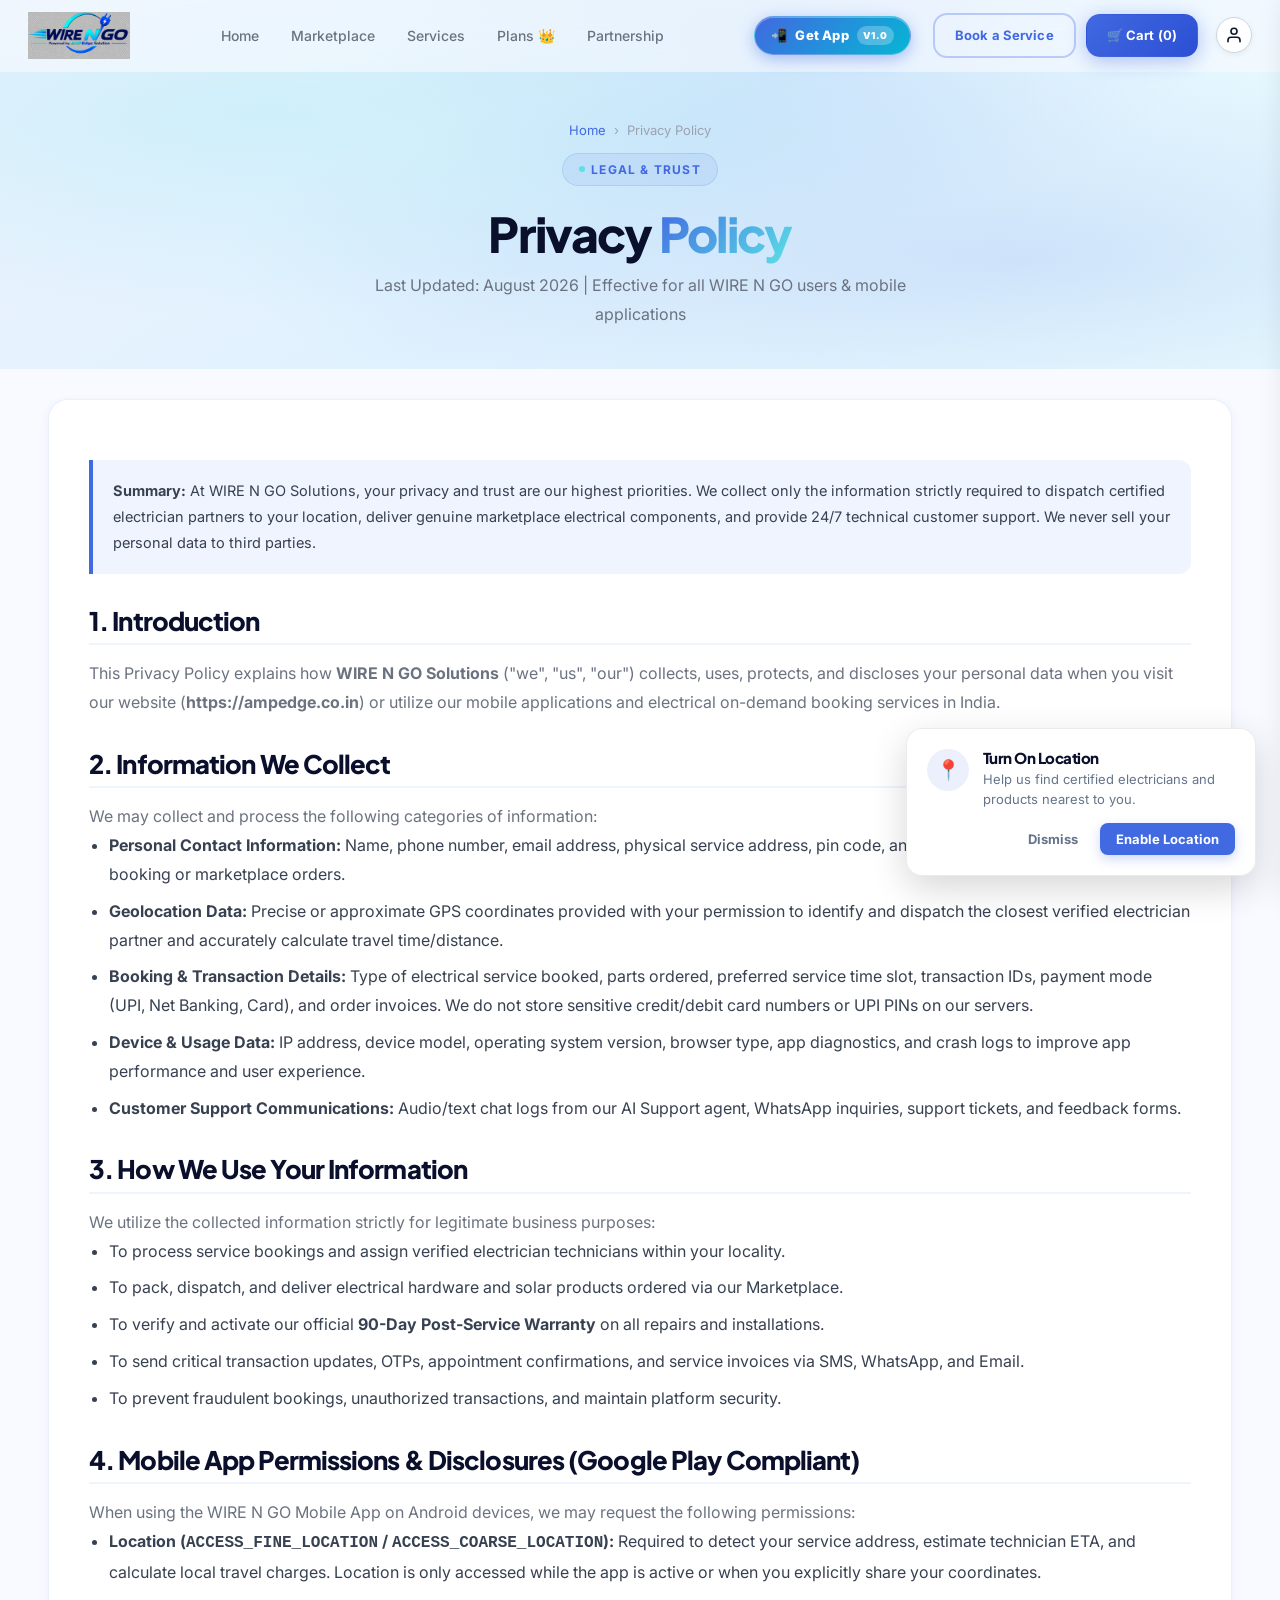
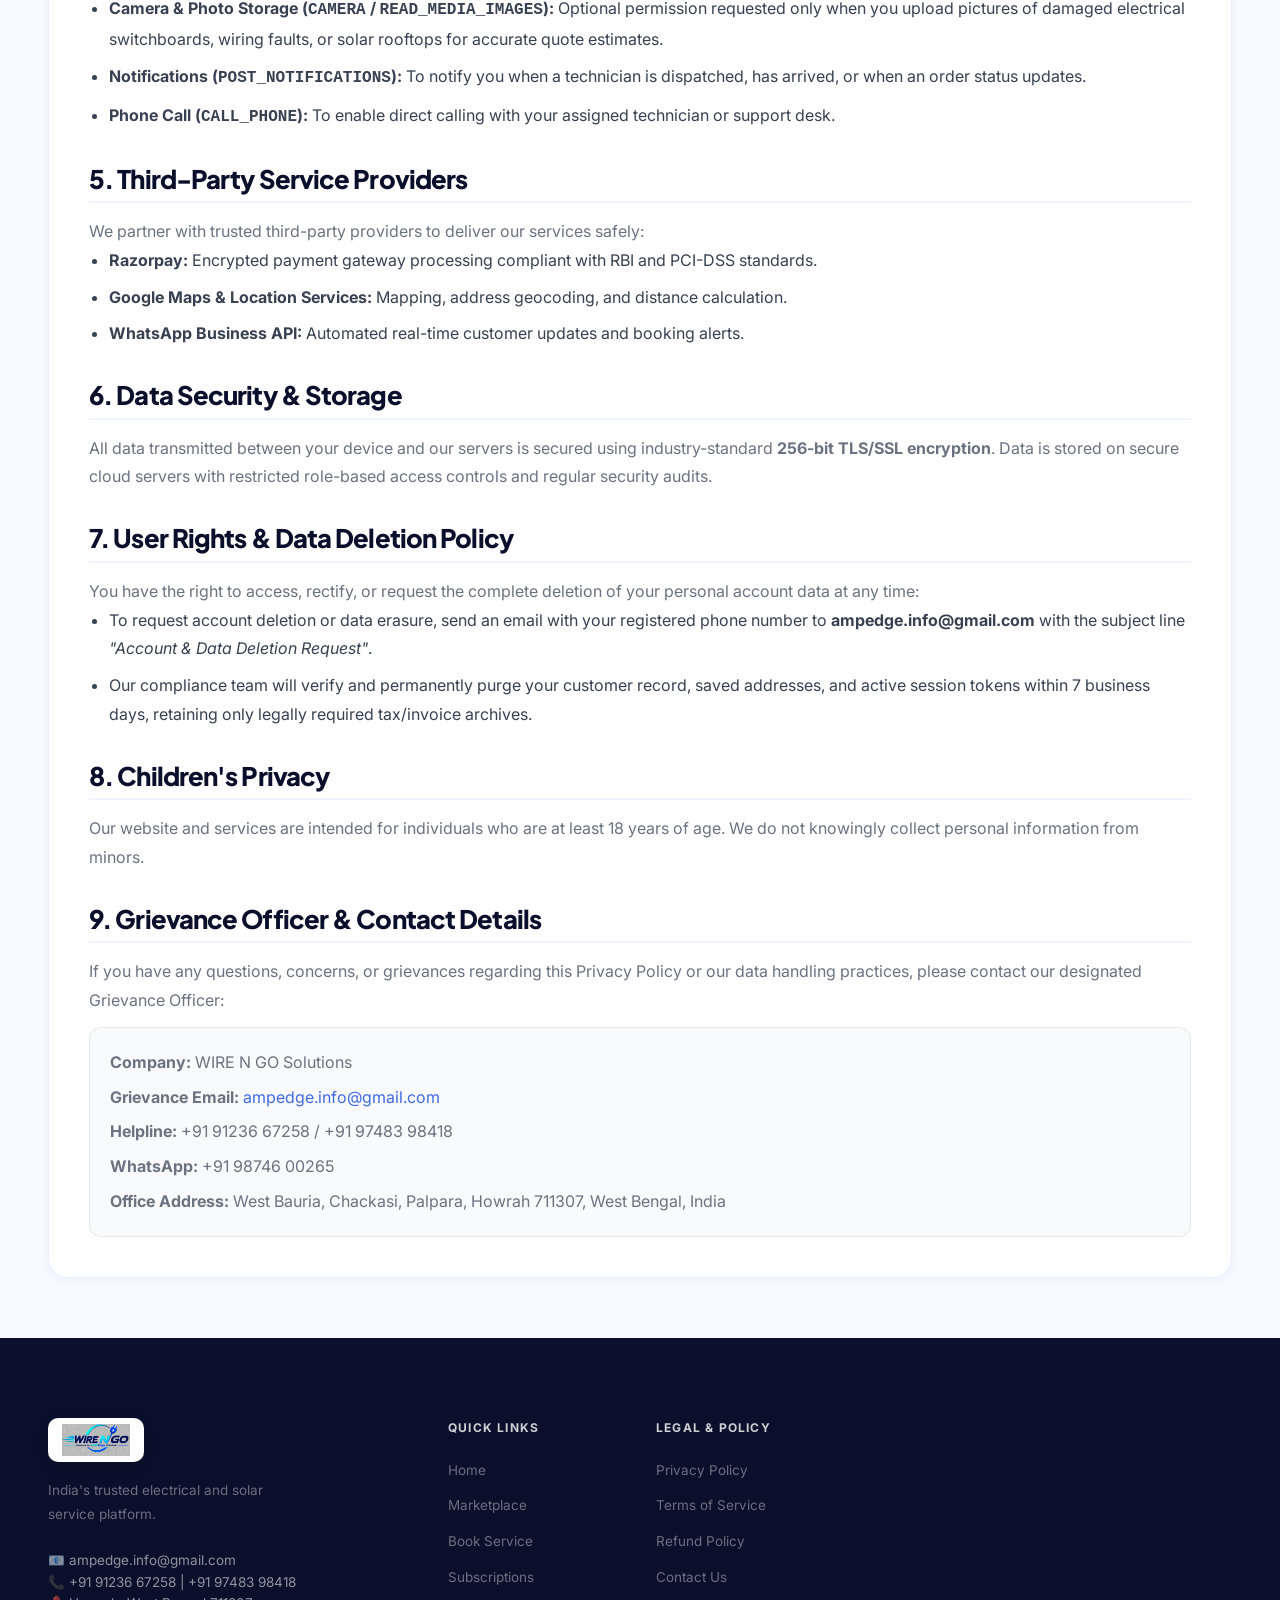
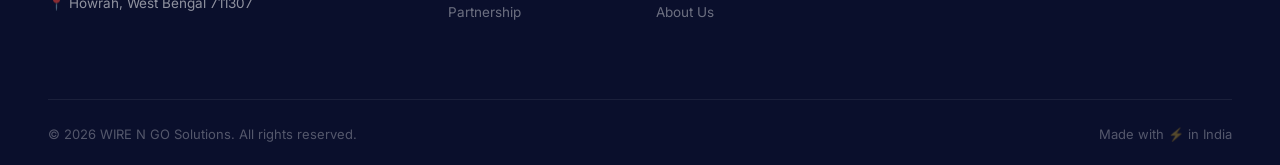
<file: privacy-policy.html>
<!DOCTYPE html>
<html lang="en">
<head>
  <meta charset="UTF-8"/>
  <meta name="viewport" content="width=device-width,initial-scale=1.0"/>
  <title>Privacy Policy — WIRE N GO Solutions</title>
  <meta name="description" content="Official Privacy Policy for WIRE N GO Solutions website and mobile applications. Learn how we protect your personal data, location information, and user rights."/>
  <link rel="canonical" href="https://ampedge.co.in/privacy-policy.html"/>
  <link rel="stylesheet" href="css/style.css?v=10.0"/>
  <link rel="icon" type="image/png" href="favicon.png"/><link rel="apple-touch-icon" href="favicon-180.png"/>
  <style>
    .policy-content {
      background: #fff;
      border-radius: 20px;
      padding: 40px;
      border: 1px solid var(--border);
      box-shadow: var(--s1);
      margin-top: 30px;
      margin-bottom: 60px;
      line-height: 1.8;
      color: var(--text2);
    }
    .policy-content h2 {
      color: var(--text);
      font-size: 1.6rem;
      margin-top: 32px;
      margin-bottom: 14px;
      border-bottom: 2px solid var(--bg2);
      padding-bottom: 8px;
    }
    .policy-content h3 {
      color: var(--blue);
      font-size: 1.2rem;
      margin-top: 20px;
      margin-bottom: 8px;
    }
    .policy-content ul {
      margin-left: 20px;
      margin-bottom: 16px;
      list-style: disc;
    }
    .policy-content li {
      margin-bottom: 8px;
    }
    .highlight-box {
      background: var(--bg2);
      border-left: 4px solid var(--blue);
      padding: 18px 20px;
      border-radius: 0 12px 12px 0;
      margin: 20px 0;
      font-size: 14.5px;
    }
  </style>
</head>
<body>

<nav class="navbar" id="navbar">
  <div class="nav-inner">
    <a href="index.html" class="logo"><img src="images/logo.png" alt="WIRE N GO Logo" class="logo-img"/></a>
    <ul class="nav-links">
      <li><a href="index.html">Home</a></li>
      <li><a href="marketplace.html">Marketplace</a></li>
      <li><a href="booking.html">Services</a></li>
      <li><a href="subscription.html">Plans 👑</a></li>
      <li><a href="partner.html">Partnership</a></li>
    </ul>
    <div class="nav-right">
    
    <a href="javascript:void(0)" onclick="openDownloadAppModal()" class="btn-app-download" style="margin-right:12px; text-decoration:none; display:inline-flex; align-items:center; gap:8px; padding:8px 16px; border-radius:30px; background:linear-gradient(135deg, #4169E1 0%, #06b6d4 100%); color:#ffffff; font-weight:800; font-size:13px; letter-spacing:0.2px; box-shadow:0 4px 15px rgba(65,105,225,0.4), inset 0 1px 0 rgba(255,255,255,0.3); transition:all 0.25s ease; border:1px solid rgba(255,255,255,0.25); cursor:pointer;" onmouseover="this.style.transform=\'translateY(-2px) scale(1.03)\'; this.style.boxShadow=\'0 8px 25px rgba(6,182,212,0.5)\'" onmouseout="this.style.transform=\'translateY(0) scale(1)\'; this.style.boxShadow=\'0 4px 15px rgba(65,105,225,0.4)\'"><span>📲</span><span>Get App</span><span style="background:rgba(255,255,255,0.25); font-size:9.5px; padding:2px 6px; border-radius:10px; font-weight:900; letter-spacing:0.5px; text-transform:uppercase;">v1.0</span></a>
      <a href="booking.html" class="btn btn-outline btn-sm">Book a Service</a>
      <a href="marketplace.html" class="btn btn-primary btn-sm" id="navCartBtn">🛒 Cart (0)</a>
    <div class="nav-auth-area" style="display:inline-flex; align-items:center; margin-left:8px; flex-shrink:0;"><a href="javascript:void(0)" onclick="if(typeof openAuthModal==='function'){openAuthModal('customer','signin');}else{var m=document.getElementById('authModal');if(m){m.style.display='flex';setTimeout(function(){m.style.opacity='1';m.style.pointerEvents='auto';},10);}}" class="btn-auth-avatar-icon" title="My Account / Sign In" style="display:inline-flex; align-items:center; justify-content:center; width:36px; height:36px; border-radius:50%; background:#ffffff; border:1.5px solid #cbd5e1; color:#0f172a; cursor:pointer; box-shadow:0 2px 6px rgba(0,0,0,0.06); transition:all 0.2s; position:relative; flex-shrink:0; text-decoration:none;" onmouseover="this.style.borderColor='#4169E1'; this.style.color='#4169E1'; this.style.transform='scale(1.08)'" onmouseout="this.style.borderColor='#cbd5e1'; this.style.color='#0f172a'; this.style.transform='scale(1)'"><svg width="18" height="18" viewBox="0 0 24 24" fill="none" stroke="currentColor" stroke-width="2.2" stroke-linecap="round" stroke-linejoin="round"><path d="M20 21v-2a4 4 0 0 0-4-4H8a4 4 0 0 0-4 4v2"></path><circle cx="12" cy="7" r="4"></circle></svg></a></div>
  </div>
    <div class="hamburger" onclick="openMob()"><span></span><span></span><span></span></div>
  </div>
</nav>

<div class="mobile-nav" id="mobNav">
  <div class="mob-overlay" onclick="closeMob()"></div>
  <div class="mob-drawer">
    <a href="javascript:void(0)" onclick="closeMob(); openAuthModal('customer', 'signin')" class="btn" style="background:#0f172a;color:#fff;justify-content:center;margin-bottom:8px;border:none;font-weight:700;">Sign In / Sign Up</a>\n    
    <span class="mob-close" onclick="closeMob()">✕</span>
    <a href="index.html">Home</a>
    <a href="marketplace.html">Marketplace</a>
    <a href="booking.html">Book a Service</a>
    <a href="subscription.html">Subscriptions</a>
    <a href="partner.html">Become a Partner</a>
    <a href="contact.html">Contact Us</a>
    <a href="privacy-policy.html">Privacy Policy</a>
  </div>
</div>

<div class="page-hero" style="padding: 120px 0 40px 0; background: var(--grad-hero); text-align: center;">
  <div class="container">
    <div class="breadcrumb" style="justify-content: center; margin-bottom: 12px;">
      <a href="index.html">Home</a><span>›</span><span>Privacy Policy</span>
    </div>
    <div class="chip"><span class="dot"></span>Legal & Trust</div>
    <h1 style="font-size: clamp(2rem, 4vw, 3rem);">Privacy <span class="gradient-text">Policy</span></h1>
    <p style="max-width: 600px; margin: 10px auto 0;">Last Updated: August 2026 | Effective for all WIRE N GO users & mobile applications</p>
  </div>
</div>

<div class="container">
  <div class="policy-content">
    <div class="highlight-box">
      <strong>Summary:</strong> At WIRE N GO Solutions, your privacy and trust are our highest priorities. We collect only the information strictly required to dispatch certified electrician partners to your location, deliver genuine marketplace electrical components, and provide 24/7 technical customer support. We never sell your personal data to third parties.
    </div>

    <h2>1. Introduction</h2>
    <p>This Privacy Policy explains how <strong>WIRE N GO Solutions</strong> ("we", "us", "our") collects, uses, protects, and discloses your personal data when you visit our website (<strong>https://ampedge.co.in</strong>) or utilize our mobile applications and electrical on-demand booking services in India.</p>

    <h2>2. Information We Collect</h2>
    <p>We may collect and process the following categories of information:</p>
    <ul>
      <li><strong>Personal Contact Information:</strong> Name, phone number, email address, physical service address, pin code, and city provided during service booking or marketplace orders.</li>
      <li><strong>Geolocation Data:</strong> Precise or approximate GPS coordinates provided with your permission to identify and dispatch the closest verified electrician partner and accurately calculate travel time/distance.</li>
      <li><strong>Booking & Transaction Details:</strong> Type of electrical service booked, parts ordered, preferred service time slot, transaction IDs, payment mode (UPI, Net Banking, Card), and order invoices. We do not store sensitive credit/debit card numbers or UPI PINs on our servers.</li>
      <li><strong>Device & Usage Data:</strong> IP address, device model, operating system version, browser type, app diagnostics, and crash logs to improve app performance and user experience.</li>
      <li><strong>Customer Support Communications:</strong> Audio/text chat logs from our AI Support agent, WhatsApp inquiries, support tickets, and feedback forms.</li>
    </ul>

    <h2>3. How We Use Your Information</h2>
    <p>We utilize the collected information strictly for legitimate business purposes:</p>
    <ul>
      <li>To process service bookings and assign verified electrician technicians within your locality.</li>
      <li>To pack, dispatch, and deliver electrical hardware and solar products ordered via our Marketplace.</li>
      <li>To verify and activate our official <strong>90-Day Post-Service Warranty</strong> on all repairs and installations.</li>
      <li>To send critical transaction updates, OTPs, appointment confirmations, and service invoices via SMS, WhatsApp, and Email.</li>
      <li>To prevent fraudulent bookings, unauthorized transactions, and maintain platform security.</li>
    </ul>

    <h2>4. Mobile App Permissions & Disclosures (Google Play Compliant)</h2>
    <p>When using the WIRE N GO Mobile App on Android devices, we may request the following permissions:</p>
    <ul>
      <li><strong>Location (<code>ACCESS_FINE_LOCATION</code> / <code>ACCESS_COARSE_LOCATION</code>):</strong> Required to detect your service address, estimate technician ETA, and calculate local travel charges. Location is only accessed while the app is active or when you explicitly share your coordinates.</li>
      <li><strong>Camera & Photo Storage (<code>CAMERA</code> / <code>READ_MEDIA_IMAGES</code>):</strong> Optional permission requested only when you upload pictures of damaged electrical switchboards, wiring faults, or solar rooftops for accurate quote estimates.</li>
      <li><strong>Notifications (<code>POST_NOTIFICATIONS</code>):</strong> To notify you when a technician is dispatched, has arrived, or when an order status updates.</li>
      <li><strong>Phone Call (<code>CALL_PHONE</code>):</strong> To enable direct calling with your assigned technician or support desk.</li>
    </ul>

    <h2>5. Third-Party Service Providers</h2>
    <p>We partner with trusted third-party providers to deliver our services safely:</p>
    <ul>
      <li><strong>Razorpay:</strong> Encrypted payment gateway processing compliant with RBI and PCI-DSS standards.</li>
      <li><strong>Google Maps & Location Services:</strong> Mapping, address geocoding, and distance calculation.</li>
      <li><strong>WhatsApp Business API:</strong> Automated real-time customer updates and booking alerts.</li>
    </ul>

    <h2>6. Data Security & Storage</h2>
    <p>All data transmitted between your device and our servers is secured using industry-standard <strong>256-bit TLS/SSL encryption</strong>. Data is stored on secure cloud servers with restricted role-based access controls and regular security audits.</p>

    <h2>7. User Rights & Data Deletion Policy</h2>
    <p>You have the right to access, rectify, or request the complete deletion of your personal account data at any time:</p>
    <ul>
      <li>To request account deletion or data erasure, send an email with your registered phone number to <strong>ampedge.info@gmail.com</strong> with the subject line <em>"Account & Data Deletion Request"</em>.</li>
      <li>Our compliance team will verify and permanently purge your customer record, saved addresses, and active session tokens within 7 business days, retaining only legally required tax/invoice archives.</li>
    </ul>

    <h2>8. Children's Privacy</h2>
    <p>Our website and services are intended for individuals who are at least 18 years of age. We do not knowingly collect personal information from minors.</p>

    <h2>9. Grievance Officer & Contact Details</h2>
    <p>If you have any questions, concerns, or grievances regarding this Privacy Policy or our data handling practices, please contact our designated Grievance Officer:</p>
    <div style="background:#f8fafc; padding:20px; border-radius:12px; border:1px solid var(--border2); margin-top:12px">
      <p style="margin:0 0 6px 0;"><strong>Company:</strong> WIRE N GO Solutions</p>
      <p style="margin:0 0 6px 0;"><strong>Grievance Email:</strong> <a href="mailto:ampedge.info@gmail.com" style="color:var(--blue);">ampedge.info@gmail.com</a></p>
      <p style="margin:0 0 6px 0;"><strong>Helpline:</strong> +91 91236 67258 / +91 97483 98418</p>
      <p style="margin:0 0 6px 0;"><strong>WhatsApp:</strong> +91 98746 00265</p>
      <p style="margin:0;"><strong>Office Address:</strong> West Bauria, Chackasi, Palpara, Howrah 711307, West Bengal, India</p>
    </div>
  </div>
</div>

<footer class="footer">
<div class="container">
  <div class="footer-grid">
    <div class="footer-brand">
      <a href="index.html" class="logo"><img src="images/logo.png" alt="WIRE N GO Logo" class="logo-img footer-logo-img"/></a>
      <p>India's trusted electrical and solar service platform.</p>
      <div class="footer-contact" style="font-size:13.5px;color:rgba(255,255,255,.55);margin:16px 0;line-height:1.6">
        <div>📧 ampedge.info@gmail.com</div>
        <div>📞 +91 91236 67258 | +91 97483 98418</div>
        <div>📍 Howrah, West Bengal 711307</div>
      </div>
    </div>
    <div class="fcol">
      <h5>Quick Links</h5>
      <ul>
        <li><a href="index.html">Home</a></li>
        <li><a href="marketplace.html">Marketplace</a></li>
        <li><a href="booking.html">Book Service</a></li>
        <li><a href="subscription.html">Subscriptions</a></li>
        <li><a href="partner.html">Partnership</a></li>
      </ul>
    </div>
    <div class="fcol">
      <h5>Legal & Policy</h5>
      <ul>
        <li><a href="privacy-policy.html">Privacy Policy</a></li>
        <li><a href="terms.html">Terms of Service</a></li>
        <li><a href="refund-policy.html">Refund Policy</a></li>
        <li><a href="contact.html">Contact Us</a></li>
        <li><a href="about.html">About Us</a></li>
      </ul>
    </div>
  </div>
  <div class="footer-bottom">
    <span>© 2026 WIRE N GO Solutions. All rights reserved.</span>
    <span>Made with ⚡ in India</span>
  </div>
</div>
</footer>

<script src="js/main.js?v=10.0"></script>
<!-- STATIC AUTH MODAL (Customer & Electrician Partner) -->
<div id="authModal" class="modal-overlay" style="z-index: 100008; display:none; align-items:center; justify-content:center; opacity:0; pointer-events:none; transition: all 0.3s ease; position:fixed; top:0; left:0; width:100%; height:100%; background: rgba(10, 15, 44, 0.75); backdrop-filter: blur(10px); padding: 16px; box-sizing:border-box;">
  <div class="modal-content" style="max-width: 460px; width: 100%; border-radius: 24px; overflow: hidden; box-shadow: 0 30px 80px rgba(0,0,0,0.45); background: #ffffff; position: relative; border:1px solid rgba(255,255,255,0.2);">
    <button type="button" class="btn-icon" style="position:absolute; top:14px; right:14px; background:#f1f5f9; border:none; width:32px; height:32px; border-radius:50%; font-size:15px; font-weight:700; cursor:pointer; color:#64748b; z-index:10; display:flex; align-items:center; justify-content:center;" onclick="closeAuthModal()">✕</button>
    <div style="background: #f8fafc; padding: 14px 18px; border-bottom: 1px solid #e2e8f0; display: flex; gap: 8px;">
      <button id="authRoleCustomer" type="button" onclick="setAuthRole('customer')" style="flex:1; padding:9px; border-radius:12px; border:1.5px solid #4169E1; background:#4169E1; color:#fff; font-weight:800; font-size:13px; cursor:pointer; display:flex; align-items:center; justify-content:center; gap:6px; transition:0.2s;">
        <span>👤</span> Customer (ग्राहक)
      </button>
      <button id="authRolePartner" type="button" onclick="setAuthRole('partner')" style="flex:1; padding:9px; border-radius:12px; border:1.5px solid #cbd5e1; background:#ffffff; color:#64748b; font-weight:800; font-size:13px; cursor:pointer; display:flex; align-items:center; justify-content:center; gap:6px; transition:0.2s;">
        <span>⚡</span> Electrician Partner
      </button>
    </div>
    <div style="padding: 22px 24px;">
      <div style="display:flex; border-bottom: 1px solid #e2e8f0; margin-bottom: 18px;">
        <button id="authTabSignIn" type="button" onclick="setAuthTab('signin')" style="flex:1; padding:8px; background:none; border:none; border-bottom:2.5px solid var(--blue); color:var(--text-dark); font-weight:800; font-size:14.5px; cursor:pointer;">
          Sign In
        </button>
        <button id="authTabSignUp" type="button" onclick="setAuthTab('signup')" style="flex:1; padding:8px; background:none; border:none; border-bottom:2.5px solid transparent; color:var(--muted); font-weight:600; font-size:14.5px; cursor:pointer;">
          Create Account
        </button>
      </div>
      <div style="text-align:center; margin-bottom:18px;">
        <h3 id="authModalHeading" style="font-family:var(--font-pjs); font-size:20px; font-weight:900; color:var(--text-dark); margin:0 0 4px;">Welcome Back!</h3>
        <p id="authModalSubheading" style="color:var(--muted); font-size:12.5px; margin:0; line-height:1.5;">Access your bookings, AMC shield status, and orders.</p>
      </div>
      <button id="btnGoogleSubmit" onclick="handleGoogleAuth()" type="button" class="btn" style="width:100%; background:#ffffff; border:1.5px solid #cbd5e1; color:#0f172a; padding:11px 16px; border-radius:12px; font-weight:800; font-size:13.5px; display:flex; align-items:center; justify-content:center; gap:10px; box-shadow:0 2px 6px rgba(0,0,0,0.04); cursor:pointer; transition:all 0.2s;" onmouseover="this.style.borderColor='#4169E1'; this.style.boxShadow='0 4px 12px rgba(65,105,225,0.15)'" onmouseout="this.style.borderColor='#cbd5e1'; this.style.boxShadow='0 2px 6px rgba(0,0,0,0.04)'">
        <svg width="18" height="18" viewBox="0 0 24 24"><path d="M22.56 12.25c0-.78-.07-1.53-.2-2.25H12v4.26h5.92c-.26 1.37-1.04 2.53-2.21 3.31v2.77h3.57c2.08-1.92 3.28-4.74 3.28-8.09z" fill="#4285F4"/><path d="M12 23c2.97 0 5.46-.98 7.28-2.66l-3.57-2.77c-.98.66-2.23 1.06-3.71 1.06-2.86 0-5.29-1.93-6.16-4.53H2.18v2.84C3.99 20.53 7.7 23 12 23z" fill="#34A853"/><path d="M5.84 14.09c-.22-.66-.35-1.36-.35-2.09s.13-1.43.35-2.09V7.06H2.18C1.43 8.55 1 10.22 1 12s.43 3.45 1.18 4.94l2.85-2.22.81-.63z" fill="#FBBC05"/><path d="M12 5.38c1.62 0 3.06.56 4.21 1.64l3.15-3.15C17.45 2.09 14.97 1 12 1 7.7 1 3.99 3.47 2.18 7.06l3.66 2.84c.87-2.6 3.3-4.52 6.16-4.52z" fill="#EA4335"/></svg>
        Continue with Google
      </button>
      <div style="display:flex; align-items:center; gap:10px; margin:16px 0;">
        <div style="flex:1; height:1px; background:#e2e8f0;"></div>
        <span style="font-size:11px; color:#94a3b8; font-weight:700; text-transform:uppercase;">or continue with</span>
        <div style="flex:1; height:1px; background:#e2e8f0;"></div>
      </div>
      <div style="display:flex; gap:8px; margin-bottom:14px;">
        <button id="authMethodPhone" type="button" onclick="setAuthMethod('phone')" style="flex:1; padding:7px; border-radius:10px; border:1px solid #cbd5e1; background:#ffffff; font-size:12px; font-weight:700; color:#64748b; cursor:pointer;">
          📱 Mobile OTP
        </button>
        <button id="authMethodEmail" type="button" onclick="setAuthMethod('email')" style="flex:1; padding:7px; border-radius:10px; border:1px solid #cbd5e1; background:#ffffff; font-size:12px; font-weight:700; color:#64748b; cursor:pointer;">
          ✉️ Email ID
        </button>
      </div>
      <div id="authFormPhone" style="display:none;">
        <div style="margin-bottom:12px;">
          <label style="font-size:11.5px; font-weight:700; color:#0f172a; display:block; margin-bottom:4px;">Mobile Number</label>
          <div style="display:flex; border:1px solid #cbd5e1; border-radius:10px; overflow:hidden;">
            <span style="background:#f1f5f9; padding:10px 12px; font-weight:800; font-size:13px; color:#475569; border-right:1px solid #cbd5e1;">🇮🇳 +91</span>
            <input id="authPhoneInput" type="tel" placeholder="Enter 10-digit number" maxlength="10" style="flex:1; padding:10px 12px; border:none; outline:none; font-size:13.5px; font-weight:600;"/>
          </div>
        </div>
        <div id="authOtpRow" style="display:none; margin-bottom:12px;">
          <label style="font-size:11.5px; font-weight:700; color:#0f172a; display:block; margin-bottom:4px;">Enter 6-Digit OTP Code</label>
          <input id="authOtpInput" type="text" placeholder="e.g. 449800" maxlength="6" style="width:100%; padding:10px 12px; border:1px solid #cbd5e1; border-radius:10px; outline:none; font-size:15px; font-weight:800; letter-spacing:4px; text-align:center; box-sizing:border-box;"/>
        </div>
        <button id="btnPhoneSubmit" onclick="handlePhoneOtpAuth()" type="button" class="btn btn-primary" style="width:100%; justify-content:center; padding:11px; font-weight:800; border-radius:10px;">
          Get OTP Verification Code →
        </button>
      </div>
      <form id="authFormEmail" onsubmit="handleEmailAuth(event)" style="display:none;">
        <div style="margin-bottom:10px;">
          <label style="font-size:11.5px; font-weight:700; color:#0f172a; display:block; margin-bottom:4px;">Email Address</label>
          <input id="authEmailInput" type="email" placeholder="name@example.com" style="width:100%; padding:10px 12px; border:1px solid #cbd5e1; border-radius:10px; outline:none; font-size:13px; box-sizing:border-box;"/>
        </div>
        <div style="margin-bottom:12px;">
          <label style="font-size:11.5px; font-weight:700; color:#0f172a; display:block; margin-bottom:4px;">Password</label>
          <input id="authPasswordInput" type="password" placeholder="••••••••" style="width:100%; padding:10px 12px; border:1px solid #cbd5e1; border-radius:10px; outline:none; font-size:13px; box-sizing:border-box;"/>
        </div>
        <button type="submit" class="btn btn-primary" style="width:100%; justify-content:center; padding:11px; font-weight:800; border-radius:10px;">
          Sign In with Email →
        </button>
      </form>
    </div>
    <div style="background:#f8fafc; padding:12px 18px; border-top:1px solid #e2e8f0; text-align:center; font-size:11px; color:#64748b;">
      By continuing, you agree to WIRE N GO's <a href="terms.html" style="color:var(--blue); font-weight:700;">Terms</a> & <a href="privacy-policy.html" style="color:var(--blue); font-weight:700;">Privacy Policy</a>.
    </div>
  </div>
</div>

<!-- STATIC USER DASHBOARD MODAL -->
<div id="userDashboardModal" class="modal-overlay" style="z-index: 100009; display:none; align-items:center; justify-content:center; opacity:0; pointer-events:none; transition: all 0.3s ease; position:fixed; top:0; left:0; width:100%; height:100%; background: rgba(10, 15, 44, 0.75); backdrop-filter: blur(10px); padding: 16px; box-sizing:border-box;">
  <div class="modal-content" style="max-width: 520px; width: 100%; border-radius: 24px; overflow: hidden; box-shadow: 0 30px 80px rgba(0,0,0,0.45); background: #ffffff; position: relative;">
    <div style="padding:18px 22px; border-bottom:1px solid #e2e8f0; display:flex; justify-content:space-between; align-items:center;">
      <h3 style="font-family:var(--font-pjs); font-size:18px; font-weight:800; color:#0f172a; margin:0;">Account Dashboard</h3>
      <button type="button" class="btn-icon" style="background:#f1f5f9; border:none; width:32px; height:32px; border-radius:50%; font-size:15px; font-weight:700; cursor:pointer; color:#64748b; display:flex; align-items:center; justify-content:center;" onclick="closeUserDashboardModal()">✕</button>
    </div>
    <div id="userDashboardBody" style="padding:22px;"></div>
  </div>
</div>
</body>
</html>
</file>
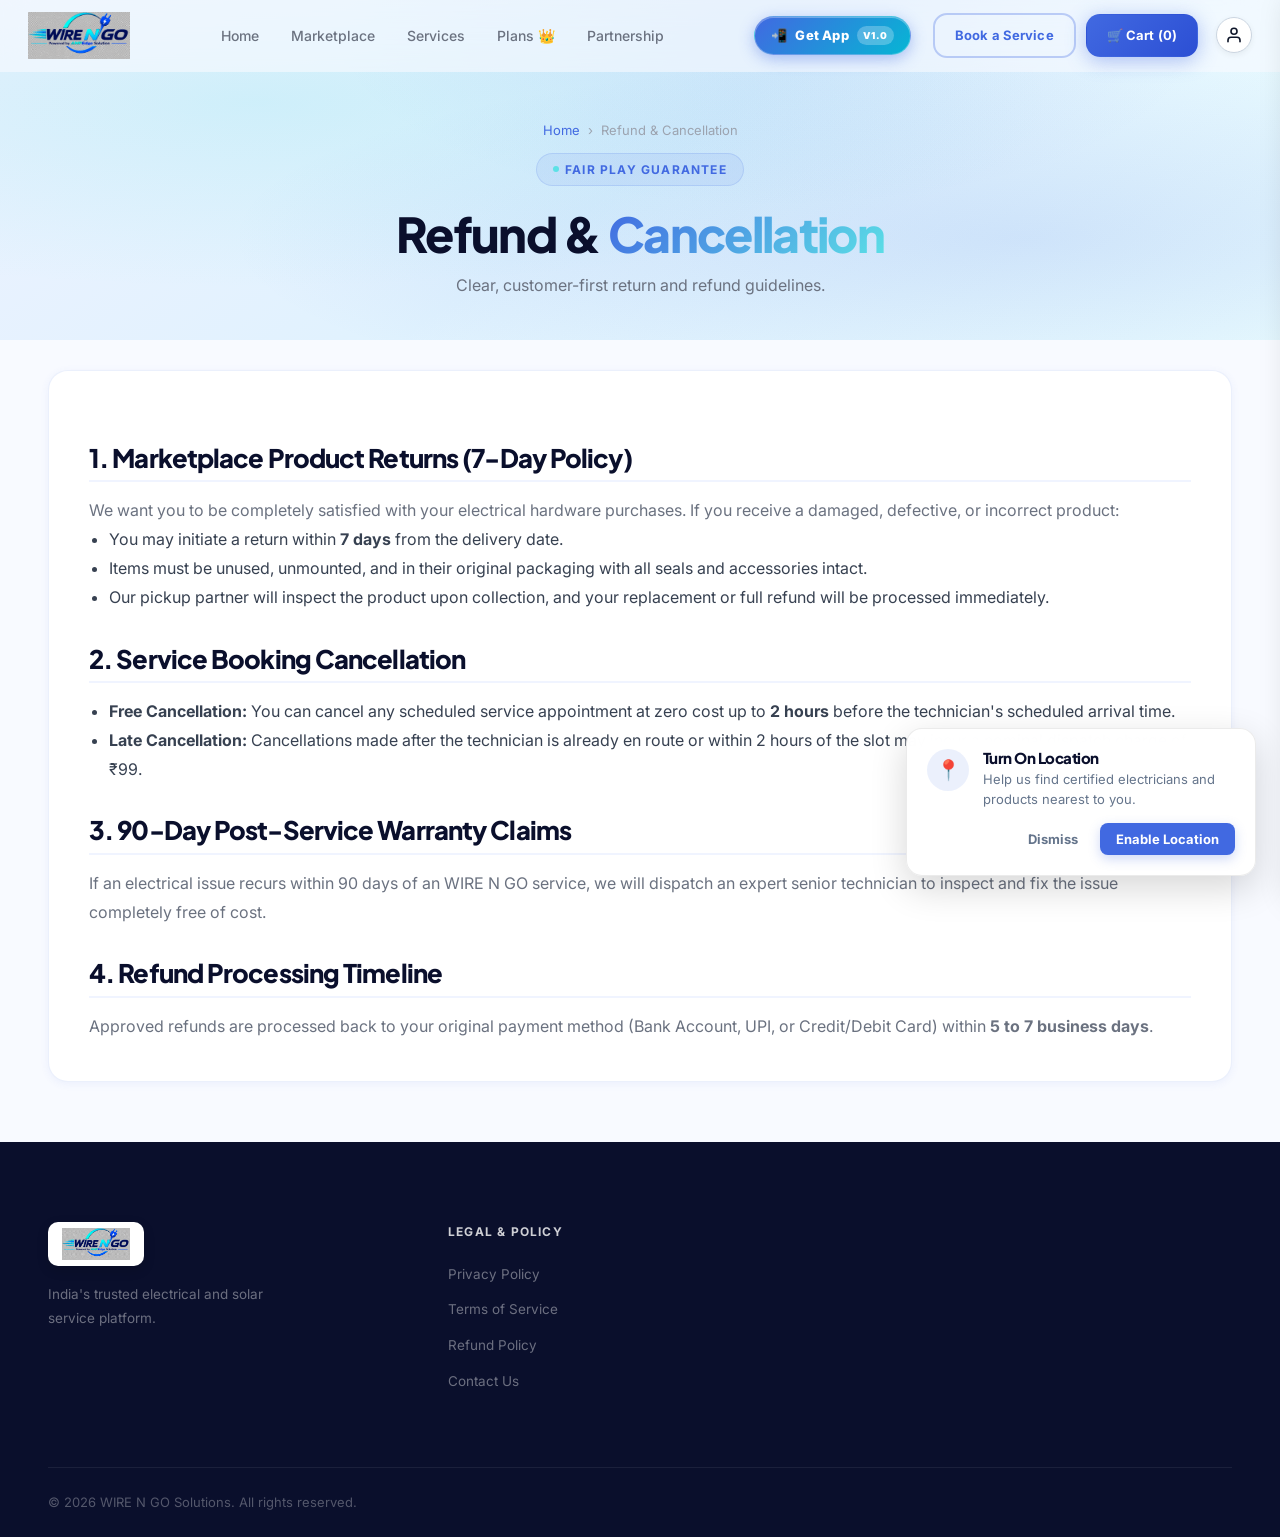
<file: refund-policy.html>
<!DOCTYPE html>
<html lang="en">
<head>
  <meta charset="UTF-8"/>
  <meta name="viewport" content="width=device-width,initial-scale=1.0"/>
  <title>Refund & Cancellation Policy — WIRE N GO Solutions</title>
  <meta name="description" content="Clear and transparent refund, return, and cancellation policies for WIRE N GO marketplace orders and electrical technician bookings."/>
  <link rel="canonical" href="https://ampedge.co.in/refund-policy.html"/>
  <link rel="stylesheet" href="css/style.css?v=10.0"/>
  <link rel="icon" type="image/png" href="favicon.png"/><link rel="apple-touch-icon" href="favicon-180.png"/>
  <style>
    .policy-content {
      background: #fff;
      border-radius: 20px;
      padding: 40px;
      border: 1px solid var(--border);
      box-shadow: var(--s1);
      margin-top: 30px;
      margin-bottom: 60px;
      line-height: 1.8;
      color: var(--text2);
    }
    .policy-content h2 {
      color: var(--text);
      font-size: 1.6rem;
      margin-top: 32px;
      margin-bottom: 14px;
      border-bottom: 2px solid var(--bg2);
      padding-bottom: 8px;
    }
    .policy-content ul {
      margin-left: 20px;
      margin-bottom: 16px;
      list-style: disc;
    }
  </style>
</head>
<body>

<nav class="navbar" id="navbar">
  <div class="nav-inner">
    <a href="index.html" class="logo"><img src="images/logo.png" alt="WIRE N GO Logo" class="logo-img"/></a>
    <ul class="nav-links">
      <li><a href="index.html">Home</a></li>
      <li><a href="marketplace.html">Marketplace</a></li>
      <li><a href="booking.html">Services</a></li>
      <li><a href="subscription.html">Plans 👑</a></li>
      <li><a href="partner.html">Partnership</a></li>
    </ul>
    <div class="nav-right">
    
    <a href="javascript:void(0)" onclick="openDownloadAppModal()" class="btn-app-download" style="margin-right:12px; text-decoration:none; display:inline-flex; align-items:center; gap:8px; padding:8px 16px; border-radius:30px; background:linear-gradient(135deg, #4169E1 0%, #06b6d4 100%); color:#ffffff; font-weight:800; font-size:13px; letter-spacing:0.2px; box-shadow:0 4px 15px rgba(65,105,225,0.4), inset 0 1px 0 rgba(255,255,255,0.3); transition:all 0.25s ease; border:1px solid rgba(255,255,255,0.25); cursor:pointer;" onmouseover="this.style.transform=\'translateY(-2px) scale(1.03)\'; this.style.boxShadow=\'0 8px 25px rgba(6,182,212,0.5)\'" onmouseout="this.style.transform=\'translateY(0) scale(1)\'; this.style.boxShadow=\'0 4px 15px rgba(65,105,225,0.4)\'"><span>📲</span><span>Get App</span><span style="background:rgba(255,255,255,0.25); font-size:9.5px; padding:2px 6px; border-radius:10px; font-weight:900; letter-spacing:0.5px; text-transform:uppercase;">v1.0</span></a>
      <a href="booking.html" class="btn btn-outline btn-sm">Book a Service</a>
      <a href="marketplace.html" class="btn btn-primary btn-sm" id="navCartBtn">🛒 Cart (0)</a>
    <div class="nav-auth-area" style="display:inline-flex; align-items:center; margin-left:8px; flex-shrink:0;"><a href="javascript:void(0)" onclick="if(typeof openAuthModal==='function'){openAuthModal('customer','signin');}else{var m=document.getElementById('authModal');if(m){m.style.display='flex';setTimeout(function(){m.style.opacity='1';m.style.pointerEvents='auto';},10);}}" class="btn-auth-avatar-icon" title="My Account / Sign In" style="display:inline-flex; align-items:center; justify-content:center; width:36px; height:36px; border-radius:50%; background:#ffffff; border:1.5px solid #cbd5e1; color:#0f172a; cursor:pointer; box-shadow:0 2px 6px rgba(0,0,0,0.06); transition:all 0.2s; position:relative; flex-shrink:0; text-decoration:none;" onmouseover="this.style.borderColor='#4169E1'; this.style.color='#4169E1'; this.style.transform='scale(1.08)'" onmouseout="this.style.borderColor='#cbd5e1'; this.style.color='#0f172a'; this.style.transform='scale(1)'"><svg width="18" height="18" viewBox="0 0 24 24" fill="none" stroke="currentColor" stroke-width="2.2" stroke-linecap="round" stroke-linejoin="round"><path d="M20 21v-2a4 4 0 0 0-4-4H8a4 4 0 0 0-4 4v2"></path><circle cx="12" cy="7" r="4"></circle></svg></a></div>
  </div>
    <div class="hamburger" onclick="openMob()"><span></span><span></span><span></span></div>
  </div>
</nav>

<div class="page-hero" style="padding: 120px 0 40px 0; background: var(--grad-hero); text-align: center;">
  <div class="container">
    <div class="breadcrumb" style="justify-content: center; margin-bottom: 12px;">
      <a href="index.html">Home</a><span>›</span><span>Refund & Cancellation</span>
    </div>
    <div class="chip"><span class="dot"></span>Fair Play Guarantee</div>
    <h1 style="font-size: clamp(2rem, 4vw, 3rem);">Refund & <span class="gradient-text">Cancellation</span></h1>
    <p style="max-width: 600px; margin: 10px auto 0;">Clear, customer-first return and refund guidelines.</p>
  </div>
</div>

<div class="container">
  <div class="policy-content">
    <h2>1. Marketplace Product Returns (7-Day Policy)</h2>
    <p>We want you to be completely satisfied with your electrical hardware purchases. If you receive a damaged, defective, or incorrect product:</p>
    <ul>
      <li>You may initiate a return within <strong>7 days</strong> from the delivery date.</li>
      <li>Items must be unused, unmounted, and in their original packaging with all seals and accessories intact.</li>
      <li>Our pickup partner will inspect the product upon collection, and your replacement or full refund will be processed immediately.</li>
    </ul>

    <h2>2. Service Booking Cancellation</h2>
    <ul>
      <li><strong>Free Cancellation:</strong> You can cancel any scheduled service appointment at zero cost up to <strong>2 hours</strong> before the technician's scheduled arrival time.</li>
      <li><strong>Late Cancellation:</strong> Cancellations made after the technician is already en route or within 2 hours of the slot may incur a nominal dispatch charge of ₹99.</li>
    </ul>

    <h2>3. 90-Day Post-Service Warranty Claims</h2>
    <p>If an electrical issue recurs within 90 days of an WIRE N GO service, we will dispatch an expert senior technician to inspect and fix the issue completely free of cost.</p>

    <h2>4. Refund Processing Timeline</h2>
    <p>Approved refunds are processed back to your original payment method (Bank Account, UPI, or Credit/Debit Card) within <strong>5 to 7 business days</strong>.</p>
  </div>
</div>

<footer class="footer">
<div class="container">
  <div class="footer-grid">
    <div class="footer-brand">
      <a href="index.html" class="logo"><img src="images/logo.png" alt="WIRE N GO Logo" class="logo-img footer-logo-img"/></a>
      <p>India's trusted electrical and solar service platform.</p>
    </div>
    <div class="fcol">
      <h5>Legal & Policy</h5>
      <ul>
        <li><a href="privacy-policy.html">Privacy Policy</a></li>
        <li><a href="terms.html">Terms of Service</a></li>
        <li><a href="refund-policy.html">Refund Policy</a></li>
        <li><a href="contact.html">Contact Us</a></li>
      </ul>
    </div>
  </div>
  <div class="footer-bottom">
    <span>© 2026 WIRE N GO Solutions. All rights reserved.</span>
  </div>
</div>
</footer>

<script src="js/main.js?v=10.0"></script>
<!-- STATIC AUTH MODAL (Customer & Electrician Partner) -->
<div id="authModal" class="modal-overlay" style="z-index: 100008; display:none; align-items:center; justify-content:center; opacity:0; pointer-events:none; transition: all 0.3s ease; position:fixed; top:0; left:0; width:100%; height:100%; background: rgba(10, 15, 44, 0.75); backdrop-filter: blur(10px); padding: 16px; box-sizing:border-box;">
  <div class="modal-content" style="max-width: 460px; width: 100%; border-radius: 24px; overflow: hidden; box-shadow: 0 30px 80px rgba(0,0,0,0.45); background: #ffffff; position: relative; border:1px solid rgba(255,255,255,0.2);">
    <button type="button" class="btn-icon" style="position:absolute; top:14px; right:14px; background:#f1f5f9; border:none; width:32px; height:32px; border-radius:50%; font-size:15px; font-weight:700; cursor:pointer; color:#64748b; z-index:10; display:flex; align-items:center; justify-content:center;" onclick="closeAuthModal()">✕</button>
    <div style="background: #f8fafc; padding: 14px 18px; border-bottom: 1px solid #e2e8f0; display: flex; gap: 8px;">
      <button id="authRoleCustomer" type="button" onclick="setAuthRole('customer')" style="flex:1; padding:9px; border-radius:12px; border:1.5px solid #4169E1; background:#4169E1; color:#fff; font-weight:800; font-size:13px; cursor:pointer; display:flex; align-items:center; justify-content:center; gap:6px; transition:0.2s;">
        <span>👤</span> Customer (ग्राहक)
      </button>
      <button id="authRolePartner" type="button" onclick="setAuthRole('partner')" style="flex:1; padding:9px; border-radius:12px; border:1.5px solid #cbd5e1; background:#ffffff; color:#64748b; font-weight:800; font-size:13px; cursor:pointer; display:flex; align-items:center; justify-content:center; gap:6px; transition:0.2s;">
        <span>⚡</span> Electrician Partner
      </button>
    </div>
    <div style="padding: 22px 24px;">
      <div style="display:flex; border-bottom: 1px solid #e2e8f0; margin-bottom: 18px;">
        <button id="authTabSignIn" type="button" onclick="setAuthTab('signin')" style="flex:1; padding:8px; background:none; border:none; border-bottom:2.5px solid var(--blue); color:var(--text-dark); font-weight:800; font-size:14.5px; cursor:pointer;">
          Sign In
        </button>
        <button id="authTabSignUp" type="button" onclick="setAuthTab('signup')" style="flex:1; padding:8px; background:none; border:none; border-bottom:2.5px solid transparent; color:var(--muted); font-weight:600; font-size:14.5px; cursor:pointer;">
          Create Account
        </button>
      </div>
      <div style="text-align:center; margin-bottom:18px;">
        <h3 id="authModalHeading" style="font-family:var(--font-pjs); font-size:20px; font-weight:900; color:var(--text-dark); margin:0 0 4px;">Welcome Back!</h3>
        <p id="authModalSubheading" style="color:var(--muted); font-size:12.5px; margin:0; line-height:1.5;">Access your bookings, AMC shield status, and orders.</p>
      </div>
      <button id="btnGoogleSubmit" onclick="handleGoogleAuth()" type="button" class="btn" style="width:100%; background:#ffffff; border:1.5px solid #cbd5e1; color:#0f172a; padding:11px 16px; border-radius:12px; font-weight:800; font-size:13.5px; display:flex; align-items:center; justify-content:center; gap:10px; box-shadow:0 2px 6px rgba(0,0,0,0.04); cursor:pointer; transition:all 0.2s;" onmouseover="this.style.borderColor='#4169E1'; this.style.boxShadow='0 4px 12px rgba(65,105,225,0.15)'" onmouseout="this.style.borderColor='#cbd5e1'; this.style.boxShadow='0 2px 6px rgba(0,0,0,0.04)'">
        <svg width="18" height="18" viewBox="0 0 24 24"><path d="M22.56 12.25c0-.78-.07-1.53-.2-2.25H12v4.26h5.92c-.26 1.37-1.04 2.53-2.21 3.31v2.77h3.57c2.08-1.92 3.28-4.74 3.28-8.09z" fill="#4285F4"/><path d="M12 23c2.97 0 5.46-.98 7.28-2.66l-3.57-2.77c-.98.66-2.23 1.06-3.71 1.06-2.86 0-5.29-1.93-6.16-4.53H2.18v2.84C3.99 20.53 7.7 23 12 23z" fill="#34A853"/><path d="M5.84 14.09c-.22-.66-.35-1.36-.35-2.09s.13-1.43.35-2.09V7.06H2.18C1.43 8.55 1 10.22 1 12s.43 3.45 1.18 4.94l2.85-2.22.81-.63z" fill="#FBBC05"/><path d="M12 5.38c1.62 0 3.06.56 4.21 1.64l3.15-3.15C17.45 2.09 14.97 1 12 1 7.7 1 3.99 3.47 2.18 7.06l3.66 2.84c.87-2.6 3.3-4.52 6.16-4.52z" fill="#EA4335"/></svg>
        Continue with Google
      </button>
      <div style="display:flex; align-items:center; gap:10px; margin:16px 0;">
        <div style="flex:1; height:1px; background:#e2e8f0;"></div>
        <span style="font-size:11px; color:#94a3b8; font-weight:700; text-transform:uppercase;">or continue with</span>
        <div style="flex:1; height:1px; background:#e2e8f0;"></div>
      </div>
      <div style="display:flex; gap:8px; margin-bottom:14px;">
        <button id="authMethodPhone" type="button" onclick="setAuthMethod('phone')" style="flex:1; padding:7px; border-radius:10px; border:1px solid #cbd5e1; background:#ffffff; font-size:12px; font-weight:700; color:#64748b; cursor:pointer;">
          📱 Mobile OTP
        </button>
        <button id="authMethodEmail" type="button" onclick="setAuthMethod('email')" style="flex:1; padding:7px; border-radius:10px; border:1px solid #cbd5e1; background:#ffffff; font-size:12px; font-weight:700; color:#64748b; cursor:pointer;">
          ✉️ Email ID
        </button>
      </div>
      <div id="authFormPhone" style="display:none;">
        <div style="margin-bottom:12px;">
          <label style="font-size:11.5px; font-weight:700; color:#0f172a; display:block; margin-bottom:4px;">Mobile Number</label>
          <div style="display:flex; border:1px solid #cbd5e1; border-radius:10px; overflow:hidden;">
            <span style="background:#f1f5f9; padding:10px 12px; font-weight:800; font-size:13px; color:#475569; border-right:1px solid #cbd5e1;">🇮🇳 +91</span>
            <input id="authPhoneInput" type="tel" placeholder="Enter 10-digit number" maxlength="10" style="flex:1; padding:10px 12px; border:none; outline:none; font-size:13.5px; font-weight:600;"/>
          </div>
        </div>
        <div id="authOtpRow" style="display:none; margin-bottom:12px;">
          <label style="font-size:11.5px; font-weight:700; color:#0f172a; display:block; margin-bottom:4px;">Enter 6-Digit OTP Code</label>
          <input id="authOtpInput" type="text" placeholder="e.g. 449800" maxlength="6" style="width:100%; padding:10px 12px; border:1px solid #cbd5e1; border-radius:10px; outline:none; font-size:15px; font-weight:800; letter-spacing:4px; text-align:center; box-sizing:border-box;"/>
        </div>
        <button id="btnPhoneSubmit" onclick="handlePhoneOtpAuth()" type="button" class="btn btn-primary" style="width:100%; justify-content:center; padding:11px; font-weight:800; border-radius:10px;">
          Get OTP Verification Code →
        </button>
      </div>
      <form id="authFormEmail" onsubmit="handleEmailAuth(event)" style="display:none;">
        <div style="margin-bottom:10px;">
          <label style="font-size:11.5px; font-weight:700; color:#0f172a; display:block; margin-bottom:4px;">Email Address</label>
          <input id="authEmailInput" type="email" placeholder="name@example.com" style="width:100%; padding:10px 12px; border:1px solid #cbd5e1; border-radius:10px; outline:none; font-size:13px; box-sizing:border-box;"/>
        </div>
        <div style="margin-bottom:12px;">
          <label style="font-size:11.5px; font-weight:700; color:#0f172a; display:block; margin-bottom:4px;">Password</label>
          <input id="authPasswordInput" type="password" placeholder="••••••••" style="width:100%; padding:10px 12px; border:1px solid #cbd5e1; border-radius:10px; outline:none; font-size:13px; box-sizing:border-box;"/>
        </div>
        <button type="submit" class="btn btn-primary" style="width:100%; justify-content:center; padding:11px; font-weight:800; border-radius:10px;">
          Sign In with Email →
        </button>
      </form>
    </div>
    <div style="background:#f8fafc; padding:12px 18px; border-top:1px solid #e2e8f0; text-align:center; font-size:11px; color:#64748b;">
      By continuing, you agree to WIRE N GO's <a href="terms.html" style="color:var(--blue); font-weight:700;">Terms</a> & <a href="privacy-policy.html" style="color:var(--blue); font-weight:700;">Privacy Policy</a>.
    </div>
  </div>
</div>

<!-- STATIC USER DASHBOARD MODAL -->
<div id="userDashboardModal" class="modal-overlay" style="z-index: 100009; display:none; align-items:center; justify-content:center; opacity:0; pointer-events:none; transition: all 0.3s ease; position:fixed; top:0; left:0; width:100%; height:100%; background: rgba(10, 15, 44, 0.75); backdrop-filter: blur(10px); padding: 16px; box-sizing:border-box;">
  <div class="modal-content" style="max-width: 520px; width: 100%; border-radius: 24px; overflow: hidden; box-shadow: 0 30px 80px rgba(0,0,0,0.45); background: #ffffff; position: relative;">
    <div style="padding:18px 22px; border-bottom:1px solid #e2e8f0; display:flex; justify-content:space-between; align-items:center;">
      <h3 style="font-family:var(--font-pjs); font-size:18px; font-weight:800; color:#0f172a; margin:0;">Account Dashboard</h3>
      <button type="button" class="btn-icon" style="background:#f1f5f9; border:none; width:32px; height:32px; border-radius:50%; font-size:15px; font-weight:700; cursor:pointer; color:#64748b; display:flex; align-items:center; justify-content:center;" onclick="closeUserDashboardModal()">✕</button>
    </div>
    <div id="userDashboardBody" style="padding:22px;"></div>
  </div>
</div>
</body>
</html>
</file>
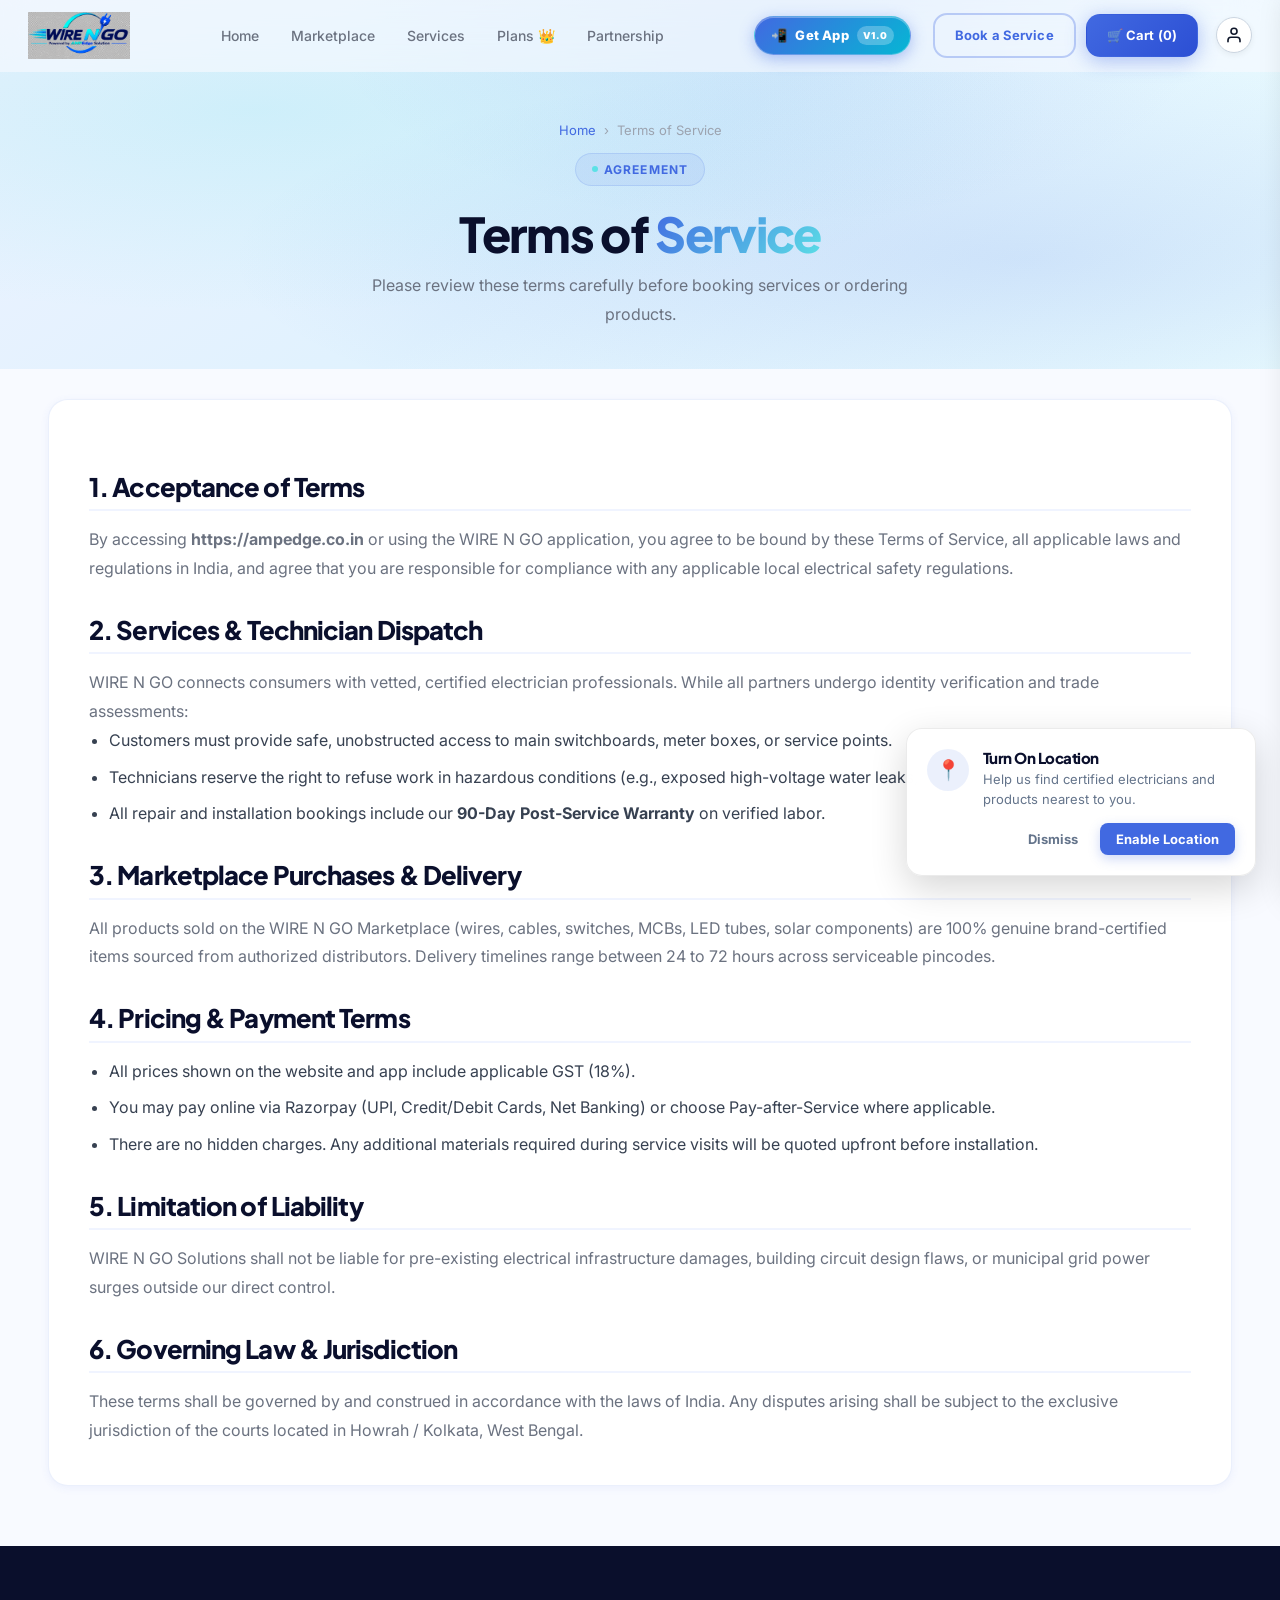
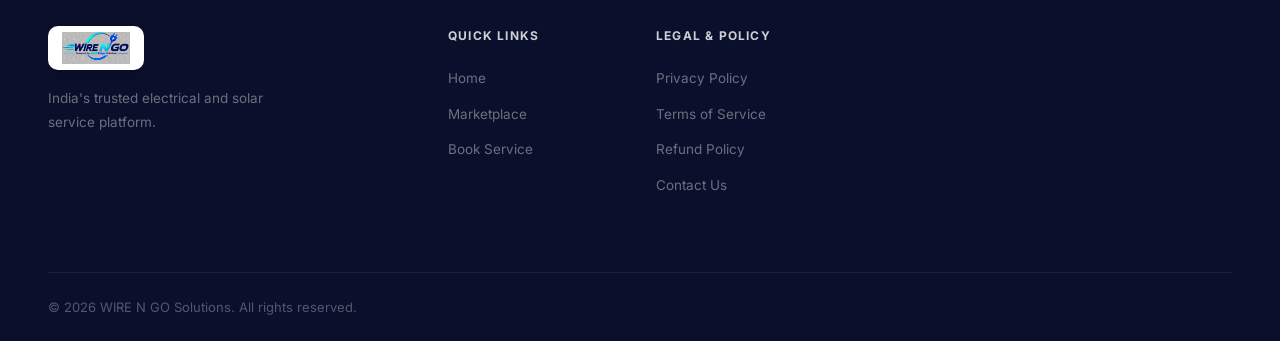
<file: terms.html>
<!DOCTYPE html>
<html lang="en">
<head>
  <meta charset="UTF-8"/>
  <meta name="viewport" content="width=device-width,initial-scale=1.0"/>
  <title>Terms of Service — WIRE N GO Solutions</title>
  <meta name="description" content="Terms of Service and user agreement for WIRE N GO Solutions electrical booking platform, marketplace, and solar installation services."/>
  <link rel="canonical" href="https://ampedge.co.in/terms.html"/>
  <link rel="stylesheet" href="css/style.css?v=10.0"/>
  <link rel="icon" type="image/png" href="favicon.png"/><link rel="apple-touch-icon" href="favicon-180.png"/>
  <style>
    .policy-content {
      background: #fff;
      border-radius: 20px;
      padding: 40px;
      border: 1px solid var(--border);
      box-shadow: var(--s1);
      margin-top: 30px;
      margin-bottom: 60px;
      line-height: 1.8;
      color: var(--text2);
    }
    .policy-content h2 {
      color: var(--text);
      font-size: 1.6rem;
      margin-top: 32px;
      margin-bottom: 14px;
      border-bottom: 2px solid var(--bg2);
      padding-bottom: 8px;
    }
    .policy-content ul {
      margin-left: 20px;
      margin-bottom: 16px;
      list-style: disc;
    }
    .policy-content li {
      margin-bottom: 8px;
    }
  </style>
</head>
<body>

<nav class="navbar" id="navbar">
  <div class="nav-inner">
    <a href="index.html" class="logo"><img src="images/logo.png" alt="WIRE N GO Logo" class="logo-img"/></a>
    <ul class="nav-links">
      <li><a href="index.html">Home</a></li>
      <li><a href="marketplace.html">Marketplace</a></li>
      <li><a href="booking.html">Services</a></li>
      <li><a href="subscription.html">Plans 👑</a></li>
      <li><a href="partner.html">Partnership</a></li>
    </ul>
    <div class="nav-right">
    
    <a href="javascript:void(0)" onclick="openDownloadAppModal()" class="btn-app-download" style="margin-right:12px; text-decoration:none; display:inline-flex; align-items:center; gap:8px; padding:8px 16px; border-radius:30px; background:linear-gradient(135deg, #4169E1 0%, #06b6d4 100%); color:#ffffff; font-weight:800; font-size:13px; letter-spacing:0.2px; box-shadow:0 4px 15px rgba(65,105,225,0.4), inset 0 1px 0 rgba(255,255,255,0.3); transition:all 0.25s ease; border:1px solid rgba(255,255,255,0.25); cursor:pointer;" onmouseover="this.style.transform=\'translateY(-2px) scale(1.03)\'; this.style.boxShadow=\'0 8px 25px rgba(6,182,212,0.5)\'" onmouseout="this.style.transform=\'translateY(0) scale(1)\'; this.style.boxShadow=\'0 4px 15px rgba(65,105,225,0.4)\'"><span>📲</span><span>Get App</span><span style="background:rgba(255,255,255,0.25); font-size:9.5px; padding:2px 6px; border-radius:10px; font-weight:900; letter-spacing:0.5px; text-transform:uppercase;">v1.0</span></a>
      <a href="booking.html" class="btn btn-outline btn-sm">Book a Service</a>
      <a href="marketplace.html" class="btn btn-primary btn-sm" id="navCartBtn">🛒 Cart (0)</a>
    <div class="nav-auth-area" style="display:inline-flex; align-items:center; margin-left:8px; flex-shrink:0;"><a href="javascript:void(0)" onclick="if(typeof openAuthModal==='function'){openAuthModal('customer','signin');}else{var m=document.getElementById('authModal');if(m){m.style.display='flex';setTimeout(function(){m.style.opacity='1';m.style.pointerEvents='auto';},10);}}" class="btn-auth-avatar-icon" title="My Account / Sign In" style="display:inline-flex; align-items:center; justify-content:center; width:36px; height:36px; border-radius:50%; background:#ffffff; border:1.5px solid #cbd5e1; color:#0f172a; cursor:pointer; box-shadow:0 2px 6px rgba(0,0,0,0.06); transition:all 0.2s; position:relative; flex-shrink:0; text-decoration:none;" onmouseover="this.style.borderColor='#4169E1'; this.style.color='#4169E1'; this.style.transform='scale(1.08)'" onmouseout="this.style.borderColor='#cbd5e1'; this.style.color='#0f172a'; this.style.transform='scale(1)'"><svg width="18" height="18" viewBox="0 0 24 24" fill="none" stroke="currentColor" stroke-width="2.2" stroke-linecap="round" stroke-linejoin="round"><path d="M20 21v-2a4 4 0 0 0-4-4H8a4 4 0 0 0-4 4v2"></path><circle cx="12" cy="7" r="4"></circle></svg></a></div>
  </div>
    <div class="hamburger" onclick="openMob()"><span></span><span></span><span></span></div>
  </div>
</nav>

<div class="mobile-nav" id="mobNav">
  <div class="mob-overlay" onclick="closeMob()"></div>
  <div class="mob-drawer">
    <a href="javascript:void(0)" onclick="closeMob(); openAuthModal('customer', 'signin')" class="btn" style="background:#0f172a;color:#fff;justify-content:center;margin-bottom:8px;border:none;font-weight:700;">Sign In / Sign Up</a>\n    
    <span class="mob-close" onclick="closeMob()">✕</span>
    <a href="index.html">Home</a>
    <a href="marketplace.html">Marketplace</a>
    <a href="booking.html">Book a Service</a>
    <a href="subscription.html">Subscriptions</a>
    <a href="partner.html">Become a Partner</a>
    <a href="contact.html">Contact Us</a>
    <a href="terms.html">Terms of Service</a>
  </div>
</div>

<div class="page-hero" style="padding: 120px 0 40px 0; background: var(--grad-hero); text-align: center;">
  <div class="container">
    <div class="breadcrumb" style="justify-content: center; margin-bottom: 12px;">
      <a href="index.html">Home</a><span>›</span><span>Terms of Service</span>
    </div>
    <div class="chip"><span class="dot"></span>Agreement</div>
    <h1 style="font-size: clamp(2rem, 4vw, 3rem);">Terms of <span class="gradient-text">Service</span></h1>
    <p style="max-width: 600px; margin: 10px auto 0;">Please review these terms carefully before booking services or ordering products.</p>
  </div>
</div>

<div class="container">
  <div class="policy-content">
    <h2>1. Acceptance of Terms</h2>
    <p>By accessing <strong>https://ampedge.co.in</strong> or using the WIRE N GO application, you agree to be bound by these Terms of Service, all applicable laws and regulations in India, and agree that you are responsible for compliance with any applicable local electrical safety regulations.</p>

    <h2>2. Services & Technician Dispatch</h2>
    <p>WIRE N GO connects consumers with vetted, certified electrician professionals. While all partners undergo identity verification and trade assessments:</p>
    <ul>
      <li>Customers must provide safe, unobstructed access to main switchboards, meter boxes, or service points.</li>
      <li>Technicians reserve the right to refuse work in hazardous conditions (e.g., exposed high-voltage water leaks, ungrounded live lines).</li>
      <li>All repair and installation bookings include our <strong>90-Day Post-Service Warranty</strong> on verified labor.</li>
    </ul>

    <h2>3. Marketplace Purchases & Delivery</h2>
    <p>All products sold on the WIRE N GO Marketplace (wires, cables, switches, MCBs, LED tubes, solar components) are 100% genuine brand-certified items sourced from authorized distributors. Delivery timelines range between 24 to 72 hours across serviceable pincodes.</p>

    <h2>4. Pricing & Payment Terms</h2>
    <ul>
      <li>All prices shown on the website and app include applicable GST (18%).</li>
      <li>You may pay online via Razorpay (UPI, Credit/Debit Cards, Net Banking) or choose Pay-after-Service where applicable.</li>
      <li>There are no hidden charges. Any additional materials required during service visits will be quoted upfront before installation.</li>
    </ul>

    <h2>5. Limitation of Liability</h2>
    <p>WIRE N GO Solutions shall not be liable for pre-existing electrical infrastructure damages, building circuit design flaws, or municipal grid power surges outside our direct control.</p>

    <h2>6. Governing Law & Jurisdiction</h2>
    <p>These terms shall be governed by and construed in accordance with the laws of India. Any disputes arising shall be subject to the exclusive jurisdiction of the courts located in Howrah / Kolkata, West Bengal.</p>
  </div>
</div>

<footer class="footer">
<div class="container">
  <div class="footer-grid">
    <div class="footer-brand">
      <a href="index.html" class="logo"><img src="images/logo.png" alt="WIRE N GO Logo" class="logo-img footer-logo-img"/></a>
      <p>India's trusted electrical and solar service platform.</p>
    </div>
    <div class="fcol">
      <h5>Quick Links</h5>
      <ul>
        <li><a href="index.html">Home</a></li>
        <li><a href="marketplace.html">Marketplace</a></li>
        <li><a href="booking.html">Book Service</a></li>
      </ul>
    </div>
    <div class="fcol">
      <h5>Legal & Policy</h5>
      <ul>
        <li><a href="privacy-policy.html">Privacy Policy</a></li>
        <li><a href="terms.html">Terms of Service</a></li>
        <li><a href="refund-policy.html">Refund Policy</a></li>
        <li><a href="contact.html">Contact Us</a></li>
      </ul>
    </div>
  </div>
  <div class="footer-bottom">
    <span>© 2026 WIRE N GO Solutions. All rights reserved.</span>
  </div>
</div>
</footer>

<script src="js/main.js?v=10.0"></script>
<!-- STATIC AUTH MODAL (Customer & Electrician Partner) -->
<div id="authModal" class="modal-overlay" style="z-index: 100008; display:none; align-items:center; justify-content:center; opacity:0; pointer-events:none; transition: all 0.3s ease; position:fixed; top:0; left:0; width:100%; height:100%; background: rgba(10, 15, 44, 0.75); backdrop-filter: blur(10px); padding: 16px; box-sizing:border-box;">
  <div class="modal-content" style="max-width: 460px; width: 100%; border-radius: 24px; overflow: hidden; box-shadow: 0 30px 80px rgba(0,0,0,0.45); background: #ffffff; position: relative; border:1px solid rgba(255,255,255,0.2);">
    <button type="button" class="btn-icon" style="position:absolute; top:14px; right:14px; background:#f1f5f9; border:none; width:32px; height:32px; border-radius:50%; font-size:15px; font-weight:700; cursor:pointer; color:#64748b; z-index:10; display:flex; align-items:center; justify-content:center;" onclick="closeAuthModal()">✕</button>
    <div style="background: #f8fafc; padding: 14px 18px; border-bottom: 1px solid #e2e8f0; display: flex; gap: 8px;">
      <button id="authRoleCustomer" type="button" onclick="setAuthRole('customer')" style="flex:1; padding:9px; border-radius:12px; border:1.5px solid #4169E1; background:#4169E1; color:#fff; font-weight:800; font-size:13px; cursor:pointer; display:flex; align-items:center; justify-content:center; gap:6px; transition:0.2s;">
        <span>👤</span> Customer (ग्राहक)
      </button>
      <button id="authRolePartner" type="button" onclick="setAuthRole('partner')" style="flex:1; padding:9px; border-radius:12px; border:1.5px solid #cbd5e1; background:#ffffff; color:#64748b; font-weight:800; font-size:13px; cursor:pointer; display:flex; align-items:center; justify-content:center; gap:6px; transition:0.2s;">
        <span>⚡</span> Electrician Partner
      </button>
    </div>
    <div style="padding: 22px 24px;">
      <div style="display:flex; border-bottom: 1px solid #e2e8f0; margin-bottom: 18px;">
        <button id="authTabSignIn" type="button" onclick="setAuthTab('signin')" style="flex:1; padding:8px; background:none; border:none; border-bottom:2.5px solid var(--blue); color:var(--text-dark); font-weight:800; font-size:14.5px; cursor:pointer;">
          Sign In
        </button>
        <button id="authTabSignUp" type="button" onclick="setAuthTab('signup')" style="flex:1; padding:8px; background:none; border:none; border-bottom:2.5px solid transparent; color:var(--muted); font-weight:600; font-size:14.5px; cursor:pointer;">
          Create Account
        </button>
      </div>
      <div style="text-align:center; margin-bottom:18px;">
        <h3 id="authModalHeading" style="font-family:var(--font-pjs); font-size:20px; font-weight:900; color:var(--text-dark); margin:0 0 4px;">Welcome Back!</h3>
        <p id="authModalSubheading" style="color:var(--muted); font-size:12.5px; margin:0; line-height:1.5;">Access your bookings, AMC shield status, and orders.</p>
      </div>
      <button id="btnGoogleSubmit" onclick="handleGoogleAuth()" type="button" class="btn" style="width:100%; background:#ffffff; border:1.5px solid #cbd5e1; color:#0f172a; padding:11px 16px; border-radius:12px; font-weight:800; font-size:13.5px; display:flex; align-items:center; justify-content:center; gap:10px; box-shadow:0 2px 6px rgba(0,0,0,0.04); cursor:pointer; transition:all 0.2s;" onmouseover="this.style.borderColor='#4169E1'; this.style.boxShadow='0 4px 12px rgba(65,105,225,0.15)'" onmouseout="this.style.borderColor='#cbd5e1'; this.style.boxShadow='0 2px 6px rgba(0,0,0,0.04)'">
        <svg width="18" height="18" viewBox="0 0 24 24"><path d="M22.56 12.25c0-.78-.07-1.53-.2-2.25H12v4.26h5.92c-.26 1.37-1.04 2.53-2.21 3.31v2.77h3.57c2.08-1.92 3.28-4.74 3.28-8.09z" fill="#4285F4"/><path d="M12 23c2.97 0 5.46-.98 7.28-2.66l-3.57-2.77c-.98.66-2.23 1.06-3.71 1.06-2.86 0-5.29-1.93-6.16-4.53H2.18v2.84C3.99 20.53 7.7 23 12 23z" fill="#34A853"/><path d="M5.84 14.09c-.22-.66-.35-1.36-.35-2.09s.13-1.43.35-2.09V7.06H2.18C1.43 8.55 1 10.22 1 12s.43 3.45 1.18 4.94l2.85-2.22.81-.63z" fill="#FBBC05"/><path d="M12 5.38c1.62 0 3.06.56 4.21 1.64l3.15-3.15C17.45 2.09 14.97 1 12 1 7.7 1 3.99 3.47 2.18 7.06l3.66 2.84c.87-2.6 3.3-4.52 6.16-4.52z" fill="#EA4335"/></svg>
        Continue with Google
      </button>
      <div style="display:flex; align-items:center; gap:10px; margin:16px 0;">
        <div style="flex:1; height:1px; background:#e2e8f0;"></div>
        <span style="font-size:11px; color:#94a3b8; font-weight:700; text-transform:uppercase;">or continue with</span>
        <div style="flex:1; height:1px; background:#e2e8f0;"></div>
      </div>
      <div style="display:flex; gap:8px; margin-bottom:14px;">
        <button id="authMethodPhone" type="button" onclick="setAuthMethod('phone')" style="flex:1; padding:7px; border-radius:10px; border:1px solid #cbd5e1; background:#ffffff; font-size:12px; font-weight:700; color:#64748b; cursor:pointer;">
          📱 Mobile OTP
        </button>
        <button id="authMethodEmail" type="button" onclick="setAuthMethod('email')" style="flex:1; padding:7px; border-radius:10px; border:1px solid #cbd5e1; background:#ffffff; font-size:12px; font-weight:700; color:#64748b; cursor:pointer;">
          ✉️ Email ID
        </button>
      </div>
      <div id="authFormPhone" style="display:none;">
        <div style="margin-bottom:12px;">
          <label style="font-size:11.5px; font-weight:700; color:#0f172a; display:block; margin-bottom:4px;">Mobile Number</label>
          <div style="display:flex; border:1px solid #cbd5e1; border-radius:10px; overflow:hidden;">
            <span style="background:#f1f5f9; padding:10px 12px; font-weight:800; font-size:13px; color:#475569; border-right:1px solid #cbd5e1;">🇮🇳 +91</span>
            <input id="authPhoneInput" type="tel" placeholder="Enter 10-digit number" maxlength="10" style="flex:1; padding:10px 12px; border:none; outline:none; font-size:13.5px; font-weight:600;"/>
          </div>
        </div>
        <div id="authOtpRow" style="display:none; margin-bottom:12px;">
          <label style="font-size:11.5px; font-weight:700; color:#0f172a; display:block; margin-bottom:4px;">Enter 6-Digit OTP Code</label>
          <input id="authOtpInput" type="text" placeholder="e.g. 449800" maxlength="6" style="width:100%; padding:10px 12px; border:1px solid #cbd5e1; border-radius:10px; outline:none; font-size:15px; font-weight:800; letter-spacing:4px; text-align:center; box-sizing:border-box;"/>
        </div>
        <button id="btnPhoneSubmit" onclick="handlePhoneOtpAuth()" type="button" class="btn btn-primary" style="width:100%; justify-content:center; padding:11px; font-weight:800; border-radius:10px;">
          Get OTP Verification Code →
        </button>
      </div>
      <form id="authFormEmail" onsubmit="handleEmailAuth(event)" style="display:none;">
        <div style="margin-bottom:10px;">
          <label style="font-size:11.5px; font-weight:700; color:#0f172a; display:block; margin-bottom:4px;">Email Address</label>
          <input id="authEmailInput" type="email" placeholder="name@example.com" style="width:100%; padding:10px 12px; border:1px solid #cbd5e1; border-radius:10px; outline:none; font-size:13px; box-sizing:border-box;"/>
        </div>
        <div style="margin-bottom:12px;">
          <label style="font-size:11.5px; font-weight:700; color:#0f172a; display:block; margin-bottom:4px;">Password</label>
          <input id="authPasswordInput" type="password" placeholder="••••••••" style="width:100%; padding:10px 12px; border:1px solid #cbd5e1; border-radius:10px; outline:none; font-size:13px; box-sizing:border-box;"/>
        </div>
        <button type="submit" class="btn btn-primary" style="width:100%; justify-content:center; padding:11px; font-weight:800; border-radius:10px;">
          Sign In with Email →
        </button>
      </form>
    </div>
    <div style="background:#f8fafc; padding:12px 18px; border-top:1px solid #e2e8f0; text-align:center; font-size:11px; color:#64748b;">
      By continuing, you agree to WIRE N GO's <a href="terms.html" style="color:var(--blue); font-weight:700;">Terms</a> & <a href="privacy-policy.html" style="color:var(--blue); font-weight:700;">Privacy Policy</a>.
    </div>
  </div>
</div>

<!-- STATIC USER DASHBOARD MODAL -->
<div id="userDashboardModal" class="modal-overlay" style="z-index: 100009; display:none; align-items:center; justify-content:center; opacity:0; pointer-events:none; transition: all 0.3s ease; position:fixed; top:0; left:0; width:100%; height:100%; background: rgba(10, 15, 44, 0.75); backdrop-filter: blur(10px); padding: 16px; box-sizing:border-box;">
  <div class="modal-content" style="max-width: 520px; width: 100%; border-radius: 24px; overflow: hidden; box-shadow: 0 30px 80px rgba(0,0,0,0.45); background: #ffffff; position: relative;">
    <div style="padding:18px 22px; border-bottom:1px solid #e2e8f0; display:flex; justify-content:space-between; align-items:center;">
      <h3 style="font-family:var(--font-pjs); font-size:18px; font-weight:800; color:#0f172a; margin:0;">Account Dashboard</h3>
      <button type="button" class="btn-icon" style="background:#f1f5f9; border:none; width:32px; height:32px; border-radius:50%; font-size:15px; font-weight:700; cursor:pointer; color:#64748b; display:flex; align-items:center; justify-content:center;" onclick="closeUserDashboardModal()">✕</button>
    </div>
    <div id="userDashboardBody" style="padding:22px;"></div>
  </div>
</div>
</body>
</html>
</file>
<file: css/style.css>
@import url('https://fonts.googleapis.com/css2?family=Inter:wght@300;400;500;600;700;800;900&family=Plus+Jakarta+Sans:wght@400;600;700;800;900&display=swap');

/* ── TOKENS ─────────────────────────────────────── */
:root {
  --blue:#4169E1; --blue-d:#2c4fd4; --blue-l:#6b8be8; --blue-g:rgba(65,105,225,.4);
  --cyan:#5CE1E6; --cyan-d:#2dd4da; --cyan-g:rgba(92,225,230,.35);
  --dark:#0a0f2c; --dark2:#131a4a; --dark3:#0d1640;
  --text:#0a0f2c; --text2:#374151; --muted:#6b7280; --light:#9ca3af;
  --bg:#f8faff; --bg2:#f0f4ff; --white:#fff;
  --border:rgba(65,105,225,.1); --border2:rgba(0,0,0,.07);
  --card:rgba(255,255,255,.85);
  --grad:linear-gradient(135deg,#4169E1,#2c4fd4);
  --grad-r:linear-gradient(135deg,#4169E1 0%,#5CE1E6 100%);
  --grad-hero:linear-gradient(145deg,#eef2ff 0%,#e0f2fe 50%,#ecfeff 100%);
  --grad-dark:linear-gradient(135deg,#0a0f2c 0%,#131a4a 100%);
  --mesh:radial-gradient(ellipse at 20% 30%,rgba(92,225,230,.18) 0,transparent 55%),
         radial-gradient(ellipse at 80% 70%,rgba(65,105,225,.15) 0,transparent 55%),
         radial-gradient(ellipse at 60% 10%,rgba(65,105,225,.1) 0,transparent 40%);
  --s1:0 2px 8px rgba(65,105,225,.07);
  --s2:0 8px 32px rgba(65,105,225,.12),0 2px 8px rgba(0,0,0,.05);
  --s3:0 20px 60px rgba(65,105,225,.18),0 4px 16px rgba(0,0,0,.07);
  --s4:0 40px 100px rgba(65,105,225,.22),0 8px 32px rgba(0,0,0,.1);
  --sglow:0 0 48px rgba(65,105,225,.45);
  --r1:8px; --r2:14px; --r3:20px; --r4:28px; --r5:40px; --rf:999px;
  --ease:cubic-bezier(.4,0,.2,1);
  --spring:cubic-bezier(.34,1.56,.64,1);
  --t:.25s var(--ease); --ts:.5s var(--ease);
  --font:'Plus Jakarta Sans',sans-serif;
  --body:'Inter',sans-serif;
}

/* ── RESET ─────────────────────────────────────── */
*,*::before,*::after{box-sizing:border-box;margin:0;padding:0}
html{scroll-behavior:smooth;font-size:16px}
body{font-family:var(--body);background:var(--bg);color:var(--text);line-height:1.6;-webkit-font-smoothing:antialiased;overflow-x:hidden}
a{text-decoration:none;color:inherit}
img{max-width:100%;display:block}
ul{list-style:none}
button{font-family:var(--body);cursor:pointer;border:none;outline:none;background:none}
input,textarea,select{font-family:var(--body);outline:none}

/* ── LAYOUT ─────────────────────────────────────── */
.container{max-width:1240px;margin:0 auto;padding:0 28px}
section{padding:104px 0}

/* ── TYPOGRAPHY ─────────────────────────────────── */
h1,h2,h3,h4{font-family:var(--font);font-weight:800;line-height:1.15;letter-spacing:-0.035em}
h1{font-size:clamp(2.6rem,5.5vw,4.5rem)}
h2{font-size:clamp(1.8rem,3.5vw,2.8rem)}
h3{font-size:1.2rem}
p{color:var(--muted);line-height:1.8}
.gradient-text{background:var(--grad-r);-webkit-background-clip:text;-webkit-text-fill-color:transparent;background-clip:text}

/* ── SECTION HEADER ─────────────────────────────── */
.chip{display:inline-flex;align-items:center;gap:6px;padding:6px 16px;border-radius:var(--rf);font-size:12px;font-weight:700;letter-spacing:.1em;text-transform:uppercase;background:rgba(65,105,225,.08);color:var(--blue);border:1px solid rgba(65,105,225,.15);margin-bottom:20px}
.chip .dot{width:6px;height:6px;background:var(--cyan);border-radius:50%;animation:blink 2s infinite}
@keyframes blink{0%,100%{opacity:1}50%{opacity:.3}}
.sh{margin-bottom:72px}.sh.center{text-align:center}.sh.center p{margin:0 auto}
.sh h2{margin-bottom:12px}.sh p{max-width:540px;font-size:1.05rem}

/* ── BADGE ─────────────────────────────────────── */
.badge{display:inline-flex;align-items:center;gap:4px;padding:4px 12px;border-radius:var(--rf);font-size:11px;font-weight:700;letter-spacing:.04em}
.badge-blue{background:rgba(65,105,225,.1);color:var(--blue)}
.badge-cyan{background:rgba(92,225,230,.15);color:#0891b2}
.badge-green{background:rgba(16,185,129,.1);color:#059669}
.badge-orange{background:rgba(245,158,11,.1);color:#d97706}

/* ── BUTTONS ─────────────────────────────────────── */
.btn{display:inline-flex;align-items:center;gap:8px;padding:14px 28px;border-radius:var(--r2);font-size:14px;font-weight:700;transition:var(--t);cursor:pointer;white-space:nowrap;letter-spacing:.01em}
.btn-primary{background:var(--grad);color:#fff;box-shadow:0 4px 20px rgba(65,105,225,.4);border:1px solid transparent}
.btn-primary:hover{transform:translateY(-2px);box-shadow:0 8px 32px rgba(65,105,225,.5)}
.btn-primary:active{transform:translateY(0)}
.btn-cyan{background:var(--cyan);color:var(--dark);font-weight:800}
.btn-cyan:hover{background:var(--cyan-d);transform:translateY(-2px);box-shadow:0 8px 24px rgba(92,225,230,.5)}
.btn-ghost{background:rgba(255,255,255,.12);color:#fff;border:1px solid rgba(255,255,255,.25);backdrop-filter:blur(8px)}
.btn-ghost:hover{background:rgba(255,255,255,.2);transform:translateY(-2px)}
.btn-outline{background:transparent;color:var(--blue);border:2px solid rgba(65,105,225,.3)}
.btn-outline:hover{background:var(--blue);color:#fff;border-color:var(--blue);transform:translateY(-2px)}
.btn-dark{background:var(--dark);color:#fff;border:1px solid rgba(255,255,255,.1)}
.btn-dark:hover{background:var(--dark2);transform:translateY(-2px)}
.btn-sm{padding:10px 20px;font-size:13px}
.btn-lg{padding:17px 36px;font-size:15px}
.btn-icon{width:44px;height:44px;display:flex;align-items:center;justify-content:center;border-radius:var(--r1);border:1.5px solid var(--border2);background:var(--white);font-size:18px;transition:var(--t);cursor:pointer}
.btn-icon:hover{background:var(--blue);color:#fff;border-color:var(--blue)}

/* ── GLASS CARD ─────────────────────────────────── */
.glass{background:rgba(255,255,255,.7);backdrop-filter:blur(20px);-webkit-backdrop-filter:blur(20px);border:1px solid rgba(255,255,255,.8);box-shadow:var(--s2)}
.glass-dark{background:rgba(10,15,44,.7);backdrop-filter:blur(20px);border:1px solid rgba(255,255,255,.1);box-shadow:var(--s3)}
.card{background:var(--white);border-radius:var(--r3);border:1px solid var(--border2);box-shadow:var(--s1);transition:var(--t)}
.card:hover{box-shadow:var(--s3);transform:translateY(-5px)}

/* ── NAVBAR ─────────────────────────────────────── */
.navbar{position:fixed;top:0;left:0;right:0;z-index:1000;height:72px;display:flex;align-items:center;padding:0 28px;transition:var(--ts);background:rgba(248,250,255,.6);backdrop-filter:blur(24px);-webkit-backdrop-filter:blur(24px);border-bottom:1px solid transparent}
.navbar.scrolled{background:rgba(255,255,255,.92);border-bottom-color:var(--border);box-shadow:var(--s2)}
.nav-inner{max-width:1240px;margin:0 auto;width:100%;display:flex;align-items:center;justify-content:space-between}
.logo{display:flex;align-items:center;gap:10px}
.logo-img{height:48px;width:auto;object-fit:contain;transition:var(--t)}
.logo-img:hover{transform:scale(1.04)}
.footer-logo-img{height:44px;background:#ffffff;padding:6px 14px;border-radius:10px;box-shadow:0 4px 12px rgba(0,0,0,.15);transition:var(--t)}
.footer-logo-img:hover{transform:translateY(-2px);box-shadow:0 6px 16px rgba(0,0,0,.25)}
.logo-mark{width:38px;height:38px;border-radius:14px;background:var(--grad);display:flex;align-items:center;justify-content:center;box-shadow:0 4px 14px rgba(65,105,225,.5)}
.logo-mark svg{width:20px;height:20px}
.logo-name{font-family:var(--font);font-size:1.35rem;font-weight:900;letter-spacing:-0.05em;color:var(--dark)}
.logo-name span{color:var(--blue)}
.nav-links{display:flex;align-items:center;gap:32px}
.nav-links a{font-size:14px;font-weight:500;color:var(--muted);transition:color var(--t);position:relative}
.nav-links a::after{content:'';position:absolute;bottom:-4px;left:0;right:0;height:2px;background:var(--grad-r);border-radius:var(--rf);transform:scaleX(0);transition:transform var(--t)}
.nav-links a:hover,.nav-links a.active{color:var(--blue)}
.nav-links a:hover::after,.nav-links a.active::after{transform:scaleX(1)}
.nav-right{display:flex;align-items:center;gap:10px}
.hamburger{display:none;flex-direction:column;gap:5px;padding:4px;cursor:pointer}
.hamburger span{display:block;width:22px;height:2px;background:var(--text);border-radius:2px;transition:var(--t)}
.mobile-nav{display:none;position:fixed;inset:0;z-index:999}
.mobile-nav.open{display:block}
.mob-overlay{position:absolute;inset:0;background:rgba(10,15,44,.5);backdrop-filter:blur(4px)}
.mob-drawer{position:absolute;top:0;right:0;bottom:0;width:300px;background:#fff;padding:24px;display:flex;flex-direction:column;gap:4px;transform:translateX(100%);transition:transform .35s var(--ease);overflow-y:auto}
.mobile-nav.open .mob-drawer{transform:translateX(0)}
.mob-close{align-self:flex-end;padding:8px;font-size:20px;cursor:pointer;color:var(--muted);margin-bottom:12px}
.mob-drawer a{padding:13px 16px;border-radius:var(--r1);font-size:15px;font-weight:600;color:var(--text);transition:var(--t)}
.mob-drawer a:hover{background:var(--bg2);color:var(--blue)}
.mob-drawer hr{border:none;border-top:1px solid var(--border);margin:8px 0}

/* ── HERO ─────────────────────────────────────────── */
.hero{min-height:100vh;display:flex;align-items:center;padding-top:72px;position:relative;overflow:hidden;background:var(--grad-hero)}
.hero-mesh{position:absolute;inset:0;background:var(--mesh);pointer-events:none}
.hero-grid{position:absolute;inset:0;background-image:linear-gradient(rgba(65,105,225,.04) 1px,transparent 1px),linear-gradient(90deg,rgba(65,105,225,.04) 1px,transparent 1px);background-size:56px 56px;pointer-events:none}
/* Orbs */
.orb{position:absolute;border-radius:50%;filter:blur(80px);pointer-events:none;animation:orb-pulse 8s ease-in-out infinite}
.orb1{width:500px;height:500px;background:rgba(92,225,230,.12);top:-120px;right:-80px}
.orb2{width:400px;height:400px;background:rgba(65,105,225,.1);bottom:-80px;left:-60px;animation-delay:-4s}
.orb3{width:300px;height:300px;background:rgba(92,225,230,.08);top:40%;left:40%;animation-delay:-2s}
@keyframes orb-pulse{0%,100%{transform:scale(1) translate(0,0)}50%{transform:scale(1.15) translate(20px,-20px)}}
.hero-inner{display:grid;grid-template-columns:1fr 1fr;gap:80px;align-items:center;position:relative;z-index:1}
.hero-tag{display:inline-flex;align-items:center;gap:8px;padding:8px 18px;border-radius:var(--rf);background:rgba(65,105,225,.07);border:1px solid rgba(65,105,225,.15);margin-bottom:28px}
.hero-tag-pulse{width:8px;height:8px;background:#22c55e;border-radius:50%;box-shadow:0 0 10px #22c55e;animation:pulse-g 2s infinite}
@keyframes pulse-g{0%,100%{box-shadow:0 0 6px #22c55e}50%{box-shadow:0 0 20px #22c55e,0 0 40px rgba(34,197,94,.3)}}
.hero-tag span{font-size:12px;font-weight:700;text-transform:uppercase;letter-spacing:.1em;color:var(--blue)}
.hero-h1{font-family:var(--font);font-size:clamp(2.8rem,5.5vw,4.6rem);font-weight:900;line-height:1.08;letter-spacing:-0.04em;color:var(--dark);margin-bottom:24px}
.hero-sub{font-size:1.1rem;color:var(--muted);max-width:480px;margin-bottom:40px;line-height:1.85}
.hero-cta{display:flex;gap:14px;flex-wrap:wrap;margin-bottom:56px}
.hero-trust{display:flex;align-items:center;gap:16px;flex-wrap:wrap}
.trust-avatars{display:flex}
.trust-avatar{width:34px;height:34px;border-radius:50%;border:2px solid #fff;margin-left:-10px;display:flex;align-items:center;justify-content:center;font-size:14px;font-weight:700;color:#fff;flex-shrink:0}
.trust-avatars .trust-avatar:first-child{margin-left:0}
.trust-text{font-size:13px;color:var(--muted)}.trust-text strong{color:var(--text);font-weight:700}
/* Hero visual */
.hero-visual{position:relative}
.hero-phone-wrap{position:relative;padding:20px 16px 20px 40px}
.hero-main-card{background:#fff;border-radius:24px;padding:28px;box-shadow:var(--s4);border:1px solid rgba(255,255,255,.9)}
.hmc-top{display:flex;align-items:center;gap:12px;margin-bottom:20px}
.hmc-icon{width:46px;height:46px;border-radius:14px;background:var(--grad);display:flex;align-items:center;justify-content:center;font-size:20px;box-shadow:0 4px 16px rgba(65,105,225,.4)}
.hmc-t{font-family:var(--font);font-size:.95rem;font-weight:700;color:var(--dark)}
.hmc-s{font-size:12px;color:var(--muted)}
.service-row{display:flex;align-items:center;justify-content:space-between;padding:11px 14px;border-radius:12px;background:var(--bg);border:1px solid var(--border);margin-bottom:8px;transition:var(--t)}
.service-row:hover{border-color:rgba(65,105,225,.3);background:#fff;box-shadow:var(--s1)}
.sr-left{display:flex;align-items:center;gap:10px}
.sr-dot{width:9px;height:9px;border-radius:50%}
.sr-name{font-size:13px;font-weight:600;color:var(--text)}
.sr-price{font-size:13px;font-weight:800;color:var(--blue)}
/* Floating cards */
.float-card{position:absolute;background:#fff;border-radius:16px;padding:12px 18px;box-shadow:var(--s3);display:flex;align-items:center;gap:10px;border:1px solid rgba(255,255,255,.9);animation:float-y 4s ease-in-out infinite;white-space:nowrap}
.float-card:nth-child(2){animation-delay:-2s}
.float-v{top:-24px;right:0}
.float-r{bottom:16px;left:-20px}
@keyframes float-y{0%,100%{transform:translateY(0)}50%{transform:translateY(-10px)}}
.fc-icon{font-size:22px}
.fc-t{font-size:13px;font-weight:700;color:var(--dark)}
.fc-s{font-size:11px;color:var(--muted)}
/* Stats bar */
.hero-stats{display:flex;gap:0;margin-top:48px;padding-top:40px;border-top:1px solid var(--border)}
.hs-item{flex:1;padding:0 24px;border-right:1px solid var(--border)}
.hs-item:first-child{padding-left:0}.hs-item:last-child{border-right:none}
.hs-num{font-family:var(--font);font-size:1.9rem;font-weight:900;color:var(--dark);letter-spacing:-0.04em}
.hs-num span{color:var(--blue)}
.hs-label{font-size:12px;color:var(--muted);margin-top:2px}

/* ── MARQUEE (Brands) ───────────────────────────── */
.brands{padding:32px 0;background:#fff;border-top:1px solid var(--border);border-bottom:1px solid var(--border);overflow:hidden}
.brands-label{text-align:center;font-size:12px;font-weight:700;letter-spacing:.12em;text-transform:uppercase;color:var(--light);margin-bottom:24px}
.marquee-wrap{overflow:hidden;mask-image:linear-gradient(90deg,transparent,#000 12%,#000 88%,transparent)}
.marquee-track{display:flex;gap:64px;width:max-content;animation:marquee 22s linear infinite}
@keyframes marquee{from{transform:translateX(0)}to{transform:translateX(-50%)}}
.brand-item{display:flex;align-items:center;gap:10px;opacity:.5;transition:opacity var(--t);white-space:nowrap;font-size:1rem;font-weight:700;color:var(--text);letter-spacing:-0.02em}
.brand-item:hover{opacity:1}
.brand-icon{font-size:22px}

/* ── SERVICES ───────────────────────────────────── */
.services{background:var(--white)}
.services-grid{display:grid;grid-template-columns:repeat(4,1fr);gap:24px}
.svc-card{padding:32px;border-radius:var(--r3);background:var(--white);border:1px solid var(--border2);box-shadow:var(--s1);cursor:pointer;transition:var(--t);position:relative;overflow:hidden;group:true}
.svc-card::before{content:'';position:absolute;inset:0;background:var(--grad);opacity:0;transition:var(--ts)}
.svc-card:hover::before{opacity:1}
.svc-card:hover{transform:translateY(-6px);box-shadow:var(--s3)}
.svc-icon-wrap{width:60px;height:60px;border-radius:18px;display:flex;align-items:center;justify-content:center;font-size:28px;margin-bottom:22px;transition:var(--t);position:relative;z-index:1}
.svc-card h3{font-size:1.05rem;margin-bottom:8px;transition:color var(--t);position:relative;z-index:1}
.svc-card p{font-size:13.5px;line-height:1.65;transition:color var(--t);position:relative;z-index:1;margin-bottom:20px}
.svc-link{display:inline-flex;align-items:center;gap:6px;font-size:13px;font-weight:700;color:var(--blue);transition:var(--t);position:relative;z-index:1}
.svc-card:hover h3,.svc-card:hover p,.svc-card:hover .svc-link{color:#fff}
.svc-card:hover .svc-icon-wrap{background:rgba(255,255,255,.2)!important}
.svc-card:hover .svc-link{gap:10px}

/* ── MARKETPLACE PREVIEW ─────────────────────────── */
.mp-preview{background:var(--bg)}
.mp-grid{display:grid;grid-template-columns:repeat(5,1fr);gap:18px}
.mpc{background:#fff;border-radius:var(--r3);padding:28px 20px;text-align:center;border:1px solid var(--border2);box-shadow:var(--s1);cursor:pointer;transition:var(--t);position:relative;overflow:hidden}
.mpc::after{content:'';position:absolute;bottom:0;left:0;right:0;height:3px;background:var(--grad-r);transform:scaleX(0);transition:var(--t)}
.mpc:hover{border-color:rgba(65,105,225,.2);box-shadow:var(--s3);transform:translateY(-5px)}
.mpc:hover::after{transform:scaleX(1)}
.mpc-icon{font-size:38px;margin-bottom:14px;display:block;filter:drop-shadow(0 4px 8px rgba(65,105,225,.15))}
.mpc h4{font-size:14px;font-weight:700;color:var(--text);margin-bottom:4px}
.mpc-count{font-size:12px;color:var(--muted);background:rgba(65,105,225,.07);padding:2px 10px;border-radius:var(--rf);display:inline-block;margin-top:8px}

/* ── WHY WIRE N GO ────────────────────────────────── */
.why{background:var(--grad-dark);position:relative;overflow:hidden}
.why-mesh{position:absolute;inset:0;background:radial-gradient(ellipse at 20% 50%,rgba(92,225,230,.08) 0,transparent 60%),radial-gradient(ellipse at 80% 50%,rgba(65,105,225,.1) 0,transparent 60%);pointer-events:none}
.why .chip{background:rgba(92,225,230,.12);color:var(--cyan);border-color:rgba(92,225,230,.2)}
.why .sh h2{color:#fff}
.why .sh p{color:rgba(255,255,255,.55)}
.why-grid{display:grid;grid-template-columns:repeat(4,1fr);gap:20px}
.why-card{padding:32px 24px;border-radius:var(--r3);background:rgba(255,255,255,.05);border:1px solid rgba(255,255,255,.08);backdrop-filter:blur(10px);transition:var(--t);cursor:pointer}
.why-card:hover{background:rgba(65,105,225,.2);border-color:rgba(65,105,225,.4);transform:translateY(-4px);box-shadow:0 20px 48px rgba(65,105,225,.25)}
.why-icon{width:52px;height:52px;border-radius:16px;background:rgba(92,225,230,.12);border:1px solid rgba(92,225,230,.2);display:flex;align-items:center;justify-content:center;font-size:24px;margin-bottom:20px;transition:var(--t)}
.why-card:hover .why-icon{background:rgba(92,225,230,.25);border-color:rgba(92,225,230,.5)}
.why-card h3{font-size:1rem;color:#fff;margin-bottom:8px}
.why-card p{font-size:13.5px;color:rgba(255,255,255,.5);line-height:1.7;transition:var(--t)}
.why-card:hover p{color:rgba(255,255,255,.75)}

/* ── HOW IT WORKS ───────────────────────────────── */
.how{background:var(--white)}
.steps{display:grid;grid-template-columns:repeat(4,1fr);gap:0;position:relative}
.steps::before{content:'';position:absolute;top:44px;left:12%;right:12%;height:1px;background:linear-gradient(90deg,var(--blue),var(--cyan));opacity:.3}
.step{text-align:center;padding:0 20px;position:relative;z-index:1}
.step-bubble{width:56px;height:56px;border-radius:50%;background:var(--grad);display:flex;align-items:center;justify-content:center;font-size:1.1rem;font-weight:900;color:#fff;margin:0 auto 20px;box-shadow:var(--sglow);border:3px solid rgba(92,225,230,.4);position:relative;transition:var(--spring) .3s}
.step-bubble:hover{transform:scale(1.15)}
.step-bubble::after{content:'';position:absolute;inset:-5px;border-radius:50%;border:1px solid rgba(65,105,225,.2);animation:ripple 3s linear infinite}
@keyframes ripple{0%{transform:scale(1);opacity:.6}100%{transform:scale(1.5);opacity:0}}
.step em{display:block;font-size:28px;font-style:normal;margin-bottom:10px}
.step h3{font-size:.95rem;color:var(--dark);margin-bottom:6px}
.step p{font-size:13px}

/* ── TESTIMONIALS ───────────────────────────────── */
.testimonials{background:var(--bg)}
.testi-wrap{overflow:hidden}
.testi-track{display:flex;gap:24px;transition:transform .5s var(--ease)}
.testi-card{min-width:380px;flex-shrink:0;background:#fff;border-radius:var(--r3);padding:32px;border:1px solid var(--border2);box-shadow:var(--s1)}
.tstar{color:#f59e0b;font-size:16px;letter-spacing:2px;margin-bottom:14px}
.tquote{font-size:1rem;color:var(--text);font-style:italic;line-height:1.8;margin-bottom:22px}
.tauthor{display:flex;align-items:center;gap:12px}
.tavatar{width:44px;height:44px;border-radius:50%;display:flex;align-items:center;justify-content:center;font-size:16px;font-weight:800;color:#fff;flex-shrink:0}
.tname{font-size:14px;font-weight:700;color:var(--text)}
.trole{font-size:12px;color:var(--muted)}
.testi-controls{display:flex;align-items:center;gap:14px;margin-top:32px;justify-content:center}
.testi-dots{display:flex;gap:6px}
.testi-dot{width:8px;height:8px;border-radius:var(--rf);background:var(--border);cursor:pointer;transition:var(--t)}
.testi-dot.active{background:var(--blue);width:24px}

/* ── CTA BANNER ─────────────────────────────────── */
.cta-band{padding:96px 0;background:var(--grad);position:relative;overflow:hidden;text-align:center}
.cta-band::before{content:'';position:absolute;inset:0;background:radial-gradient(ellipse at 50% 0%,rgba(92,225,230,.2) 0,transparent 60%)}
.cta-band h2{color:#fff;margin-bottom:14px;position:relative}
.cta-band p{color:rgba(255,255,255,.65);font-size:1.1rem;max-width:500px;margin:0 auto 40px;position:relative}
.cta-band .btns{display:flex;gap:14px;justify-content:center;flex-wrap:wrap;position:relative}

/* ── FOOTER ─────────────────────────────────────── */
.footer{background:var(--dark);color:rgba(255,255,255,.6);padding:80px 0 0}
.footer-grid{display:grid;grid-template-columns:2.2fr 1fr 1fr 1fr 1fr;gap:48px;padding-bottom:64px}
.footer-brand .logo-name{color:#fff}
.footer-brand p{font-size:13.5px;color:rgba(255,255,255,.4);margin:16px 0 24px;max-width:240px}
.socials{display:flex;gap:10px}
.social-icon{width:36px;height:36px;border-radius:10px;background:rgba(255,255,255,.07);display:flex;align-items:center;justify-content:center;font-size:15px;cursor:pointer;transition:var(--t);color:rgba(255,255,255,.5);text-decoration:none}
.social-icon:hover{background:var(--blue);color:#fff;transform:translateY(-2px)}
.fcol h5{font-size:12px;font-weight:700;color:rgba(255,255,255,.8);text-transform:uppercase;letter-spacing:.1em;margin-bottom:20px}
.fcol li{margin-bottom:10px}
.fcol li a{font-size:13.5px;color:rgba(255,255,255,.4);transition:color var(--t)}
.fcol li a:hover{color:var(--cyan)}
.footer-bottom{border-top:1px solid rgba(255,255,255,.07);padding:24px 0;display:flex;align-items:center;justify-content:space-between;font-size:13px;color:rgba(255,255,255,.3)}
.footer-bottom a{color:rgba(255,255,255,.4);transition:color var(--t)}
.footer-bottom a:hover{color:var(--cyan)}

/* ── MARKETPLACE PAGE ────────────────────────────── */
.page-hero{padding:140px 0 72px;position:relative;background:var(--grad-hero);overflow:hidden}
.page-hero::after{content:'';position:absolute;inset:0;background:var(--mesh);pointer-events:none}
.page-hero .container{position:relative;z-index:1}
.breadcrumb{display:flex;align-items:center;gap:8px;font-size:13px;color:var(--muted);margin-bottom:20px}
.breadcrumb a{color:var(--blue)}.breadcrumb span{color:var(--light)}
.search-bar{display:flex;gap:10px;max-width:560px;margin-top:28px}
.search-input{flex:1;padding:13px 18px;border-radius:var(--r2);border:1.5px solid var(--border2);font-size:14px;color:var(--text);background:#fff;box-shadow:var(--s1);transition:var(--t)}
.search-input:focus{border-color:var(--blue);box-shadow:0 0 0 4px rgba(65,105,225,.12)}
.search-input::placeholder{color:var(--light)}
.chips-row{display:flex;gap:8px;margin-top:16px;flex-wrap:wrap}
.chip-item{padding:8px 18px;border-radius:var(--rf);font-size:13px;font-weight:600;border:1.5px solid var(--border2);background:#fff;color:var(--muted);cursor:pointer;transition:var(--t)}
.chip-item.active,.chip-item:hover{background:var(--blue);color:#fff;border-color:var(--blue)}
.mp-layout{display:grid;grid-template-columns:272px 1fr;gap:32px;padding:48px 0}
/* Filter */
.filter-card{background:#fff;border-radius:var(--r3);padding:28px;border:1px solid var(--border2);box-shadow:var(--s1);position:sticky;top:88px;height:fit-content}
.filter-title{font-size:15px;font-weight:800;color:var(--dark);margin-bottom:24px;font-family:var(--font)}
.filter-group{margin-bottom:28px}
.fg-label{font-size:11px;font-weight:800;text-transform:uppercase;letter-spacing:.1em;color:var(--muted);margin-bottom:14px}
.fc-opt{display:flex;align-items:center;gap:10px;margin-bottom:10px;cursor:pointer}
.fc-opt input[type=checkbox]{width:16px;height:16px;accent-color:var(--blue);cursor:pointer}
.fc-opt label{font-size:13.5px;color:var(--muted);cursor:pointer}
.range-slider{width:100%;accent-color:var(--blue);margin:8px 0;cursor:pointer}
.range-labels{display:flex;justify-content:space-between;font-size:12px;color:var(--light)}
.rating-opts{display:flex;flex-direction:column;gap:6px}
.r-opt{display:flex;align-items:center;gap:8px;padding:6px 10px;border-radius:var(--r1);cursor:pointer;transition:var(--t)}
.r-opt:hover{background:var(--bg2)}
.r-opt input{accent-color:var(--blue)}
.r-opt .stars{color:#f59e0b;font-size:13px}
.r-opt span{font-size:13px;color:var(--muted)}
/* Products */
.mp-toolbar{display:flex;align-items:center;justify-content:space-between;margin-bottom:24px}
.mp-count{font-size:14px;color:var(--muted)}.mp-count strong{color:var(--text)}
.mp-sort{padding:9px 14px;border-radius:var(--r1);border:1.5px solid var(--border2);font-size:13px;color:var(--muted);background:#fff;cursor:pointer}
.product-grid{display:grid;grid-template-columns:repeat(3,1fr);gap:20px}
.product-card{background:#fff;border-radius:var(--r3);border:1px solid var(--border2);box-shadow:var(--s1);overflow:hidden;transition:var(--t);cursor:pointer}
.product-card:hover{box-shadow:var(--s3);transform:translateY(-5px);border-color:rgba(65,105,225,.2)}
.product-img-wrap{height:180px;display:flex;align-items:center;justify-content:center;font-size:64px;background:linear-gradient(135deg,var(--bg) 0%,var(--bg2) 100%);position:relative}
.prod-badge{position:absolute;top:12px;left:12px}
.prod-wish{position:absolute;top:12px;right:12px;width:32px;height:32px;background:#fff;border-radius:50%;display:flex;align-items:center;justify-content:center;font-size:15px;box-shadow:var(--s1);cursor:pointer;border:1px solid var(--border2);transition:var(--t)}
.prod-wish:hover{background:#fff0f0;color:#ef4444}
.product-info{padding:18px 20px}
.prod-brand{font-size:10px;font-weight:800;text-transform:uppercase;letter-spacing:.1em;color:var(--blue);margin-bottom:5px}
.prod-name{font-size:14.5px;font-weight:700;color:var(--text);margin-bottom:4px;font-family:var(--font)}
.prod-rating{display:flex;align-items:center;gap:6px;font-size:12.5px;color:var(--muted);margin-bottom:14px}
.prod-rating .stars{color:#f59e0b}
.prod-footer{display:flex;align-items:center;justify-content:space-between}
.prod-price{font-size:1.05rem;font-weight:900;color:var(--dark);font-family:var(--font)}
.prod-price .old{font-size:12px;font-weight:400;color:var(--light);text-decoration:line-through;margin-left:4px}
.add-btn{padding:8px 16px;background:var(--grad);color:#fff;border-radius:var(--r1);font-size:12.5px;font-weight:700;transition:var(--t);box-shadow:0 2px 8px rgba(65,105,225,.35)}
.add-btn:hover{transform:scale(1.05);box-shadow:0 4px 16px rgba(65,105,225,.5)}
/* Pagination */
.pagination{display:flex;align-items:center;justify-content:center;gap:8px;margin-top:48px}
.pg-btn{width:40px;height:40px;border-radius:var(--r1);display:flex;align-items:center;justify-content:center;font-size:14px;font-weight:600;border:1.5px solid var(--border2);background:#fff;cursor:pointer;transition:var(--t);color:var(--muted)}
.pg-btn:hover,.pg-btn.active{background:var(--blue);color:#fff;border-color:var(--blue)}

/* ── BOOKING PAGE ────────────────────────────────── */
.booking-layout{display:grid;grid-template-columns:1fr 380px;gap:32px;padding:48px 0}
.step-card{background:#fff;border-radius:var(--r3);padding:32px;border:1px solid var(--border2);box-shadow:var(--s1);margin-bottom:20px}
.step-pill{display:inline-block;padding:4px 12px;border-radius:var(--rf);font-size:11px;font-weight:800;text-transform:uppercase;letter-spacing:.1em;color:var(--blue);background:rgba(65,105,225,.08);margin-bottom:6px}
.step-title{font-family:var(--font);font-size:1.1rem;font-weight:800;color:var(--dark);margin-bottom:20px}
.svc-chips{display:flex;flex-wrap:wrap;gap:10px}
.svc-chip{padding:11px 18px;border-radius:var(--r2);border:1.5px solid var(--border2);background:#fff;font-size:13.5px;font-weight:600;color:var(--muted);cursor:pointer;transition:var(--t);display:flex;align-items:center;gap:7px}
.svc-chip:hover,.svc-chip.selected{border-color:var(--blue);color:var(--blue);background:rgba(65,105,225,.06)}
.date-strip{display:flex;gap:8px;overflow-x:auto;padding-bottom:4px;margin-bottom:20px}
.date-item{min-width:64px;text-align:center;padding:12px 8px;border-radius:var(--r2);border:1.5px solid var(--border2);cursor:pointer;transition:var(--t);flex-shrink:0}
.date-item:hover:not(.disabled){border-color:var(--blue)}
.date-item.selected{background:var(--grad);color:#fff;border-color:transparent;box-shadow:0 4px 16px rgba(65,105,225,.4)}
.date-item.disabled{opacity:.35;cursor:not-allowed}
.date-day{font-size:10px;color:var(--muted);margin-bottom:4px;text-transform:uppercase;letter-spacing:.06em}
.date-item.selected .date-day{color:rgba(255,255,255,.75)}
.date-num{font-size:16px;font-weight:700}
.time-slots{display:grid;grid-template-columns:repeat(4,1fr);gap:8px}
.time-slot{padding:10px;text-align:center;border-radius:var(--r1);border:1.5px solid var(--border2);font-size:12.5px;font-weight:600;cursor:pointer;transition:var(--t);color:var(--muted)}
.time-slot:hover:not(.unavail){border-color:var(--blue);color:var(--blue)}
.time-slot.selected{background:var(--grad);color:#fff;border-color:transparent}
.time-slot.unavail{opacity:.35;cursor:not-allowed;background:var(--bg)}
.field{display:flex;flex-direction:column;gap:6px;margin-bottom:14px}
.field label{font-size:12.5px;font-weight:700;color:var(--text)}
.f-input{padding:13px 16px;border-radius:var(--r1);border:1.5px solid var(--border2);font-size:14px;color:var(--text);background:#fff;transition:var(--t);width:100%}
.f-input:focus{border-color:var(--blue);box-shadow:0 0 0 4px rgba(65,105,225,.1)}
.f-input::placeholder{color:var(--light)}
.two-col{display:grid;grid-template-columns:1fr 1fr;gap:14px}
.f-textarea{min-height:100px;resize:vertical}
/* Price box */
.price-box{background:#fff;border-radius:var(--r3);padding:28px;border:1px solid var(--border2);box-shadow:var(--s2);position:sticky;top:88px}
.price-box h3{font-family:var(--font);font-size:1rem;font-weight:800;color:var(--dark);margin-bottom:20px;padding-bottom:16px;border-bottom:1px solid var(--border)}
.booking-info{background:rgba(65,105,225,.05);border-radius:var(--r2);padding:14px;margin-bottom:20px;border:1px solid rgba(65,105,225,.1)}
.bi-svc{font-size:13px;font-weight:700;color:var(--dark);margin-bottom:3px}
.bi-detail{font-size:12px;color:var(--muted)}
.p-row{display:flex;justify-content:space-between;font-size:13.5px;margin-bottom:10px}
.p-label{color:var(--muted)}.p-val{font-weight:600;color:var(--text)}
.p-divider{height:1px;background:var(--border);margin:14px 0}
.p-total{display:flex;justify-content:space-between;font-size:1.05rem;font-weight:900;font-family:var(--font)}
.p-total .p-val{color:var(--blue)}
.p-note{font-size:12px;color:var(--light);padding:10px 12px;background:var(--bg);border-radius:var(--r1);margin:14px 0;line-height:1.6}
.promo-row{display:flex;gap:8px;margin-bottom:12px}
.promoCode{flex:1;padding:10px 14px;border-radius:var(--r1);border:1.5px solid var(--border2);font-size:13px}
.promoCode:focus{border-color:var(--blue);box-shadow:0 0 0 3px rgba(65,105,225,.1)}
.promo-success{font-size:12px;color:#059669;font-weight:700;margin-bottom:14px}
.book-btn{width:100%;padding:16px;background:var(--grad);color:#fff;border-radius:var(--r2);font-size:15px;font-weight:800;box-shadow:0 4px 20px rgba(65,105,225,.4);transition:var(--t);cursor:pointer;font-family:var(--font)}
.book-btn:hover{transform:translateY(-2px);box-shadow:0 8px 32px rgba(65,105,225,.5)}
.trust-row{display:flex;justify-content:space-around;margin-top:20px;padding-top:18px;border-top:1px solid var(--border)}
.tr-item{text-align:center;font-size:11px;color:var(--muted)}
.tr-item .icon{font-size:20px;margin-bottom:4px}
.prof-card{background:var(--bg);border-radius:var(--r1);padding:12px;display:flex;align-items:center;gap:12px;margin-bottom:10px;border:1px solid var(--border)}
.prof-av{width:40px;height:40px;border-radius:50%;display:flex;align-items:center;justify-content:center;font-weight:800;color:#fff;font-size:15px;flex-shrink:0}
.prof-name{font-size:13px;font-weight:700;color:var(--text)}
.prof-meta{font-size:11px;color:var(--muted)}

/* ── PARTNER PAGE ────────────────────────────────── */
.partner-hero{padding:160px 0 100px;background:var(--grad-dark);text-align:center;position:relative;overflow:hidden}
.partner-hero::before{content:'';position:absolute;inset:0;background:radial-gradient(ellipse at 50% -20%,rgba(92,225,230,.15) 0,transparent 60%)}
.partner-hero .chip{background:rgba(92,225,230,.12);color:var(--cyan);border-color:rgba(92,225,230,.2)}
.partner-hero h1{color:#fff;margin-bottom:16px;position:relative}
.partner-hero p{color:rgba(255,255,255,.6);font-size:1.1rem;max-width:540px;margin:0 auto 40px;position:relative}
.partner-hero .btns{display:flex;gap:14px;justify-content:center;flex-wrap:wrap;position:relative}
.partner-stats{display:flex;justify-content:center;gap:64px;margin-top:64px;flex-wrap:wrap;position:relative}
.pstat{text-align:center}
.pstat-num{font-family:var(--font);font-size:2rem;font-weight:900;color:#fff;letter-spacing:-0.04em}
.pstat-label{font-size:12px;color:rgba(255,255,255,.45);margin-top:4px}
.partner-types{background:var(--white);padding:80px 0}
.pt-grid{display:grid;grid-template-columns:1fr 1fr;gap:28px;max-width:880px;margin:0 auto}
.pt-card{border-radius:var(--r4);padding:40px;border:2px solid var(--border);background:var(--bg);cursor:pointer;transition:var(--t)}
.pt-card:hover,.pt-card.chosen{border-color:var(--blue);background:rgba(65,105,225,.04);box-shadow:var(--s3);transform:translateY(-4px)}
.pt-card h3{font-size:1.2rem;margin-bottom:10px}
.pt-card p{font-size:14px;margin-bottom:24px}
.pt-perks{display:flex;flex-direction:column;gap:8px}
.perk{display:flex;align-items:center;gap:8px;font-size:13px;color:var(--muted)}
.perk .check{color:#22c55e;font-size:15px}
.benefits{background:var(--bg);padding:96px 0}
.benefits-grid{display:grid;grid-template-columns:repeat(3,1fr);gap:24px}
.benefit-card{background:#fff;border-radius:var(--r3);padding:36px 28px;border:1px solid var(--border2);box-shadow:var(--s1);transition:var(--t)}
.benefit-card:hover{box-shadow:var(--s3);transform:translateY(-4px);border-color:rgba(65,105,225,.2)}
.bnum{font-family:var(--font);font-size:3.5rem;font-weight:900;background:var(--grad-r);-webkit-background-clip:text;-webkit-text-fill-color:transparent;background-clip:text;opacity:.2;line-height:1;margin-bottom:8px}
.bcard-icon{font-size:32px;margin-bottom:16px;display:block}
.benefit-card h3{font-size:1.05rem;margin-bottom:8px}
.benefit-card p{font-size:13.5px}
.apply-section{background:var(--white);padding:96px 0}
.apply-layout{display:grid;grid-template-columns:1fr 1fr;gap:64px;align-items:start}
.apply-left h2{margin-bottom:16px}
.apply-left p{margin-bottom:32px}
.apply-steps{display:flex;flex-direction:column;gap:24px}
.astep{display:flex;align-items:flex-start;gap:16px}
.astep-num{width:38px;height:38px;border-radius:50%;background:var(--grad);color:#fff;font-weight:800;font-size:14px;display:flex;align-items:center;justify-content:center;flex-shrink:0;box-shadow:0 4px 14px rgba(65,105,225,.4)}
.astep h4{font-size:14.5px;font-weight:700;color:var(--text);margin-bottom:3px}
.astep p{font-size:13px}
.apply-form-card{background:#fff;border-radius:var(--r4);padding:40px;border:1px solid var(--border2);box-shadow:var(--s3)}
.apply-form-card h3{font-family:var(--font);font-size:1.15rem;font-weight:800;margin-bottom:24px;color:var(--dark)}
.tab-row{display:flex;gap:4px;background:var(--bg);padding:4px;border-radius:var(--r1);margin-bottom:24px}
.tab-btn{flex:1;padding:10px;border-radius:var(--r1);font-size:13px;font-weight:700;transition:var(--t);cursor:pointer;color:var(--muted)}
.tab-btn.active{background:var(--blue);color:#fff;box-shadow:0 2px 10px rgba(65,105,225,.4)}
.form-group{margin-bottom:16px}
.form-group label{display:block;font-size:12.5px;font-weight:700;color:var(--text);margin-bottom:6px}
.form-group input,.form-group select,.form-group textarea{width:100%;padding:12px 15px;border-radius:var(--r1);border:1.5px solid var(--border2);font-size:13.5px;color:var(--text);background:#fff;transition:var(--t)}
.form-group input:focus,.form-group select:focus,.form-group textarea:focus{border-color:var(--blue);box-shadow:0 0 0 4px rgba(65,105,225,.1)}
.form-group textarea{resize:vertical;min-height:96px;font-family:var(--body)}
.form-row{display:grid;grid-template-columns:1fr 1fr;gap:14px}
.spec-checks{display:flex;flex-wrap:wrap;gap:8px;margin-top:6px}
.spec-check{display:flex;align-items:center;gap:6px;padding:6px 12px;border:1.5px solid var(--border2);border-radius:var(--r1);cursor:pointer;font-size:13px;color:var(--muted);transition:var(--t)}
.spec-check:hover{border-color:rgba(65,105,225,.3)}
.spec-check input{accent-color:var(--blue)}
.terms-row{display:flex;align-items:flex-start;gap:10px;margin-bottom:20px}
.terms-row input{margin-top:3px;accent-color:var(--blue);cursor:pointer}
.terms-row label{font-size:12.5px;color:var(--muted);cursor:pointer}
.terms-row a{color:var(--blue)}
.submit-btn{width:100%;padding:15px;background:var(--grad);color:#fff;border-radius:var(--r2);font-size:15px;font-weight:800;font-family:var(--font);box-shadow:0 4px 20px rgba(65,105,225,.4);transition:var(--t);cursor:pointer}
.submit-btn:hover{transform:translateY(-2px);box-shadow:0 8px 32px rgba(65,105,225,.5)}

/* ── RESPONSIVE ─────────────────────────────────── */
@media(max-width:1100px){
  .services-grid,.why-grid{grid-template-columns:repeat(2,1fr)}
  .mp-grid{grid-template-columns:repeat(3,1fr)}
  .footer-grid{grid-template-columns:1fr 1fr 1fr}
  .product-grid{grid-template-columns:repeat(2,1fr)}
}
@media(max-width:960px){
  .hero-inner{grid-template-columns:1fr}
  .hero-visual{display:none}
  .steps{grid-template-columns:repeat(2,1fr)}
  .steps::before{display:none}
  .booking-layout{grid-template-columns:1fr}
  .price-box{position:static}
  .apply-layout{grid-template-columns:1fr}
  .pt-grid{grid-template-columns:1fr}
  .mp-layout{grid-template-columns:1fr}
  .filter-card{position:static}
  .partner-stats{gap:36px}
  .footer-grid{grid-template-columns:1fr 1fr}
}
@media(max-width:768px){
  section{padding:72px 0}
  .nav-links,.nav-right{display:none}
  .hamburger{display:flex}
  .services-grid,.why-grid,.benefits-grid{grid-template-columns:1fr}
  .mp-grid{grid-template-columns:repeat(2,1fr)}
  .hero-stats{flex-direction:column;gap:20px}
  .hs-item{border-right:none;border-bottom:1px solid var(--border);padding:16px 0}
  .hs-item:last-child{border-bottom:none}
  .time-slots{grid-template-columns:repeat(3,1fr)}
  .form-row{grid-template-columns:1fr}
  .footer-grid{grid-template-columns:1fr}
  .hero-cta .btn{width:100%;justify-content:center}
  .partner-hero .btns,.cta-band .btns{flex-direction:column;align-items:center}
  .product-grid{grid-template-columns:1fr}
}
@media(max-width:480px){
  .container{padding:0 18px}
  .mp-grid{grid-template-columns:1fr 1fr}
}
/* Fade animations */
.fade-up.hidden{opacity:0;transform:translateY(28px)}

/* WhatsApp Float */
.wa-float {
  position: fixed;
  bottom: 24px;
  right: 24px;
  width: 55px;
  height: 55px;
  background-color: #25d366;
  color: #fff;
  border-radius: 50%;
  box-shadow: 0 4px 14px rgba(37,211,102,0.4);
  z-index: 1000;
  display: flex;
  align-items: center;
  justify-content: center;
  transition: transform 0.2s ease, box-shadow 0.2s ease;
}
.wa-float:hover {
  transform: translateY(-4px);
  box-shadow: 0 6px 18px rgba(37,211,102,0.6);
}


/* AI Chatbot */
.ai-bot-btn {
  position: fixed;
  bottom: 24px;
  right: 94px;
  width: 55px;
  height: 55px;
  background: linear-gradient(135deg, #4169E1, #8A2BE2);
  color: #fff;
  border: none;
  border-radius: 50%;
  box-shadow: 0 4px 14px rgba(65,105,225,0.4);
  z-index: 1000;
  cursor: pointer;
  display: flex;
  align-items: center;
  justify-content: center;
  transition: transform 0.2s ease, box-shadow 0.2s ease;
}
.ai-bot-btn:hover {
  transform: translateY(-4px);
  box-shadow: 0 6px 18px rgba(65,105,225,0.6);
}
.ai-chat-window {
  position: fixed;
  bottom: 94px;
  right: 24px;
  width: 350px;
  background: var(--surface);
  border: 1px solid var(--border);
  border-radius: 16px;
  box-shadow: 0 10px 40px rgba(0,0,0,0.2);
  z-index: 1001;
  display: flex;
  flex-direction: column;
  overflow: hidden;
}
.chat-header {
  background: linear-gradient(135deg, #4169E1, #8A2BE2);
  padding: 16px 20px;
  color: #fff;
  display: flex;
  align-items: center;
  justify-content: space-between;
}
.chat-avatar {
  width: 36px; height: 36px; background: rgba(255,255,255,0.2); border-radius: 50%; display: flex; align-items: center; justify-content: center; font-size: 18px;
}
.chat-body {
  padding: 20px 16px;
  height: 320px;
  overflow-y: auto;
  display: flex;
  flex-direction: column;
  gap: 12px;
  background: #f8fafc;
}
.chat-msg {
  max-width: 85%;
  padding: 12px 16px;
  border-radius: 12px;
  font-size: 13.5px;
  line-height: 1.5;
}
.bot-msg { background: #fff; border: 1px solid #e2e8f0; color: #1e293b; align-self: flex-start; border-bottom-left-radius: 4px; box-shadow: 0 2px 4px rgba(0,0,0,0.02)}
.user-msg { background: #4169E1; color: #fff; align-self: flex-end; border-bottom-right-radius: 4px; border: none; box-shadow: 0 2px 4px rgba(65,105,225,0.2)}
.chat-input-area {
  padding: 14px;
  background: #fff;
  border-top: 1px solid var(--border);
  display: flex;
  gap: 10px;
}
.chat-input-area input {
  flex: 1;
  padding: 12px 16px;
  border: 1px solid #cbd5e1;
  border-radius: 24px;
  outline: none;
  font-size: 14px;
}
.chat-input-area input:focus { border-color: #4169E1; }

/* Modals */
.modal-overlay {
  position: fixed;
  top: 0; left: 0; right: 0; bottom: 0;
  background: rgba(15, 23, 42, 0.6);
  backdrop-filter: blur(4px);
  z-index: 9999;
  display: flex;
  align-items: center;
  justify-content: center;
  opacity: 0;
  pointer-events: none;
  transition: opacity 0.3s ease;
}
.modal-overlay.active {
  opacity: 1;
  pointer-events: auto;
}
.modal-content {
  background: white;
  width: 90%;
  max-width: 600px;
  border-radius: 20px;
  box-shadow: 0 20px 40px rgba(0,0,0,0.2);
  transform: translateY(20px) scale(0.95);
  transition: all 0.3s cubic-bezier(0.16, 1, 0.3, 1);
  overflow: hidden;
}
.modal-overlay.active .modal-content {
  transform: translateY(0) scale(1);
}
.modal-header {
  padding: 24px;
  border-bottom: 1px solid var(--border);
  display: flex;
  justify-content: space-between;
  align-items: center;
}
.modal-header h3 {
  margin: 0;
}
.modal-body {
  padding: 24px;
}

/* ── 3D Canvas Header Animation Styling ── */
.header-3d-canvas {
  position: absolute;
  top: 0;
  left: 0;
  width: 100%;
  height: 100%;
  z-index: 0;
  pointer-events: none;
  opacity: 0.85;
}
/* Ensure headers have relative positioning and hidden overflow */
.hero, .page-hero, .sub-hero, .partner-hero {
  position: relative !important;
  overflow: hidden !important;
}
/* Raise content above the canvas */
.hero .container, .page-hero .container, .sub-hero .container, .partner-hero .container {
  position: relative !important;
  z-index: 2 !important;
}

/* ── intl-tel-input premium adjustments ── */
.iti {
  width: 100% !important;
  display: block !important;
  margin-bottom: 2px;
}
.iti__country-list {
  color: #0c0f2b !important;
  font-family: var(--font-pjs), sans-serif;
  font-size: 14px;
  border-radius: 12px;
  box-shadow: 0 10px 25px rgba(0,0,0,0.15) !important;
  border: 1px solid #e2e8f0 !important;
  z-index: 10000 !important;
}
.iti__selected-flag {
  border-top-left-radius: 8px;
  border-bottom-left-radius: 8px;
  background-color: #f8fafc;
  padding-left: 12px !important;
}
.iti__tel-input {
  padding-left: 54px !important;
}


/* ══ WIRE N GO B2C RESIDENTIAL & FLAT SELECTOR STYLES ══ */
.flat-selector-wrap {
  margin: 18px 0 24px;
}
.flat-pill {
  padding: 8px 16px;
  border-radius: 24px;
  background: rgba(255, 255, 255, 0.08);
  border: 1px solid rgba(92, 225, 230, 0.35);
  color: #e2e8f0;
  font-size: 13px;
  font-weight: 700;
  cursor: pointer;
  transition: all 0.25s cubic-bezier(0.4, 0, 0.2, 1);
  display: inline-flex;
  align-items: center;
  gap: 6px;
  backdrop-filter: blur(8px);
}
.flat-pill:hover {
  background: rgba(92, 225, 230, 0.2);
  border-color: #5ce1e6;
  color: #fff;
  transform: translateY(-2px);
  box-shadow: 0 4px 15px rgba(92, 225, 230, 0.3);
}
.flat-pill.active {
  background: linear-gradient(135deg, #2563eb 0%, #00e5ff 100%);
  border-color: transparent;
  color: #ffffff;
  font-weight: 800;
  box-shadow: 0 4px 18px rgba(0, 229, 255, 0.45);
  transform: translateY(-2px);
}
/* WIRE N GO Speed Circuit Keyframes */
@keyframes wireSurge {
  0% { stroke-dashoffset: 800; opacity: 0.3; }
  50% { opacity: 1; filter: drop-shadow(0 0 10px #00e5ff); }
  100% { stroke-dashoffset: 0; opacity: 0.8; }
}
@keyframes neonPulseGlow {
  0%, 100% { box-shadow: 0 0 15px rgba(0, 229, 255, 0.2), inset 0 0 10px rgba(0, 229, 255, 0.1); }
  50% { box-shadow: 0 0 30px rgba(0, 229, 255, 0.5), inset 0 0 20px rgba(0, 229, 255, 0.25); }
}

/* ══ WIRE N GO CUSTOM VISUAL GRAPHICS & INTERACTION STYLES ══ */
.flat-selector-wrap {
  margin: 18px 0 24px;
  position: relative;
  z-index: 20;
}
.flat-pill {
  padding: 10px 18px;
  border-radius: 28px;
  background: rgba(15, 23, 42, 0.85);
  border: 1.5px solid rgba(0, 229, 255, 0.4);
  color: #e2e8f0;
  font-size: 13.5px;
  font-weight: 700;
  cursor: pointer;
  transition: all 0.25s cubic-bezier(0.4, 0, 0.2, 1);
  display: inline-flex;
  align-items: center;
  gap: 8px;
  backdrop-filter: blur(12px);
  position: relative;
  z-index: 25;
  box-shadow: 0 4px 12px rgba(0, 0, 0, 0.2);
  user-select: none;
}
.flat-pill:hover {
  background: rgba(0, 229, 255, 0.2);
  border-color: #00e5ff;
  color: #ffffff;
  transform: translateY(-2px);
  box-shadow: 0 6px 20px rgba(0, 229, 255, 0.35);
}
.flat-pill.active {
  background: linear-gradient(135deg, #1d4ed8 0%, #00e5ff 100%) !important;
  border-color: #ffffff !important;
  color: #ffffff !important;
  font-weight: 800;
  box-shadow: 0 6px 24px rgba(0, 229, 255, 0.5) !important;
  transform: translateY(-3px) scale(1.03);
}

/* Category Graphic Cards */
.cat-graphic-card {
  background: linear-gradient(145deg, #0e172a 0%, #1e293b 100%);
  border: 1px solid rgba(0, 229, 255, 0.25);
  border-radius: 20px;
  padding: 24px 20px;
  display: flex;
  flex-direction: column;
  justify-content: space-between;
  position: relative;
  overflow: hidden;
  transition: all 0.3s ease;
  box-shadow: 0 10px 25px rgba(0, 0, 0, 0.15);
}
.cat-graphic-card:hover {
  transform: translateY(-6px);
  border-color: #00e5ff;
  box-shadow: 0 16px 35px rgba(0, 229, 255, 0.25);
}
.cat-graphic-badge {
  position: absolute;
  top: 14px;
  right: 14px;
  font-size: 10px;
  font-weight: 800;
  padding: 4px 10px;
  border-radius: 20px;
  background: rgba(0, 229, 255, 0.15);
  color: #00e5ff;
  border: 1px solid rgba(0, 229, 255, 0.3);
  letter-spacing: 0.5px;
}

/* Pulse Glow & Electric Circuit Animations */
@keyframes wireWaveFlow {
  0% { stroke-dashoffset: 400; }
  100% { stroke-dashoffset: 0; }
}
@keyframes sparkRun {
  0% { offset-distance: 0%; opacity: 0; }
  10% { opacity: 1; }
  90% { opacity: 1; }
  100% { offset-distance: 100%; opacity: 0; }
}
@keyframes neonSurge {
  0%, 100% { filter: drop-shadow(0 0 5px #00e5ff) drop-shadow(0 0 12px #2563eb); }
  50% { filter: drop-shadow(0 0 12px #00e5ff) drop-shadow(0 0 24px #2563eb); }
}
</file>
